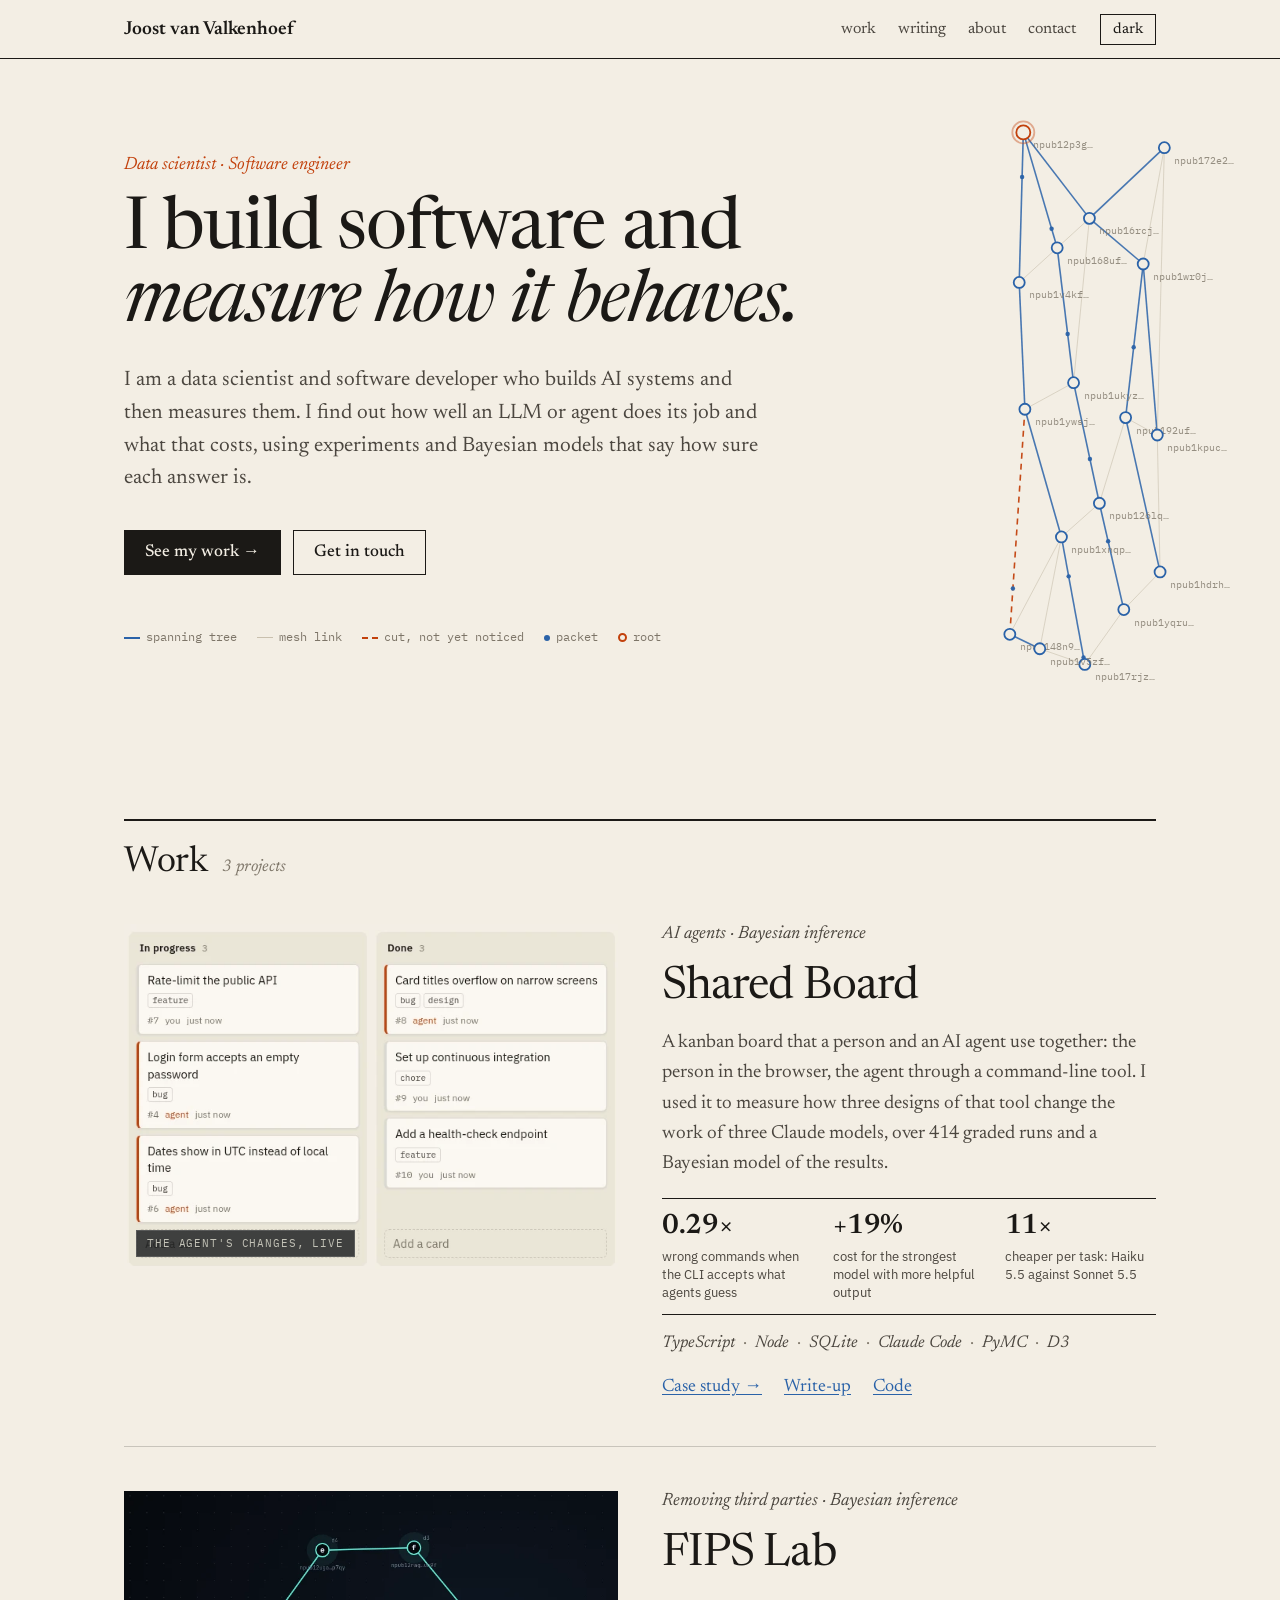
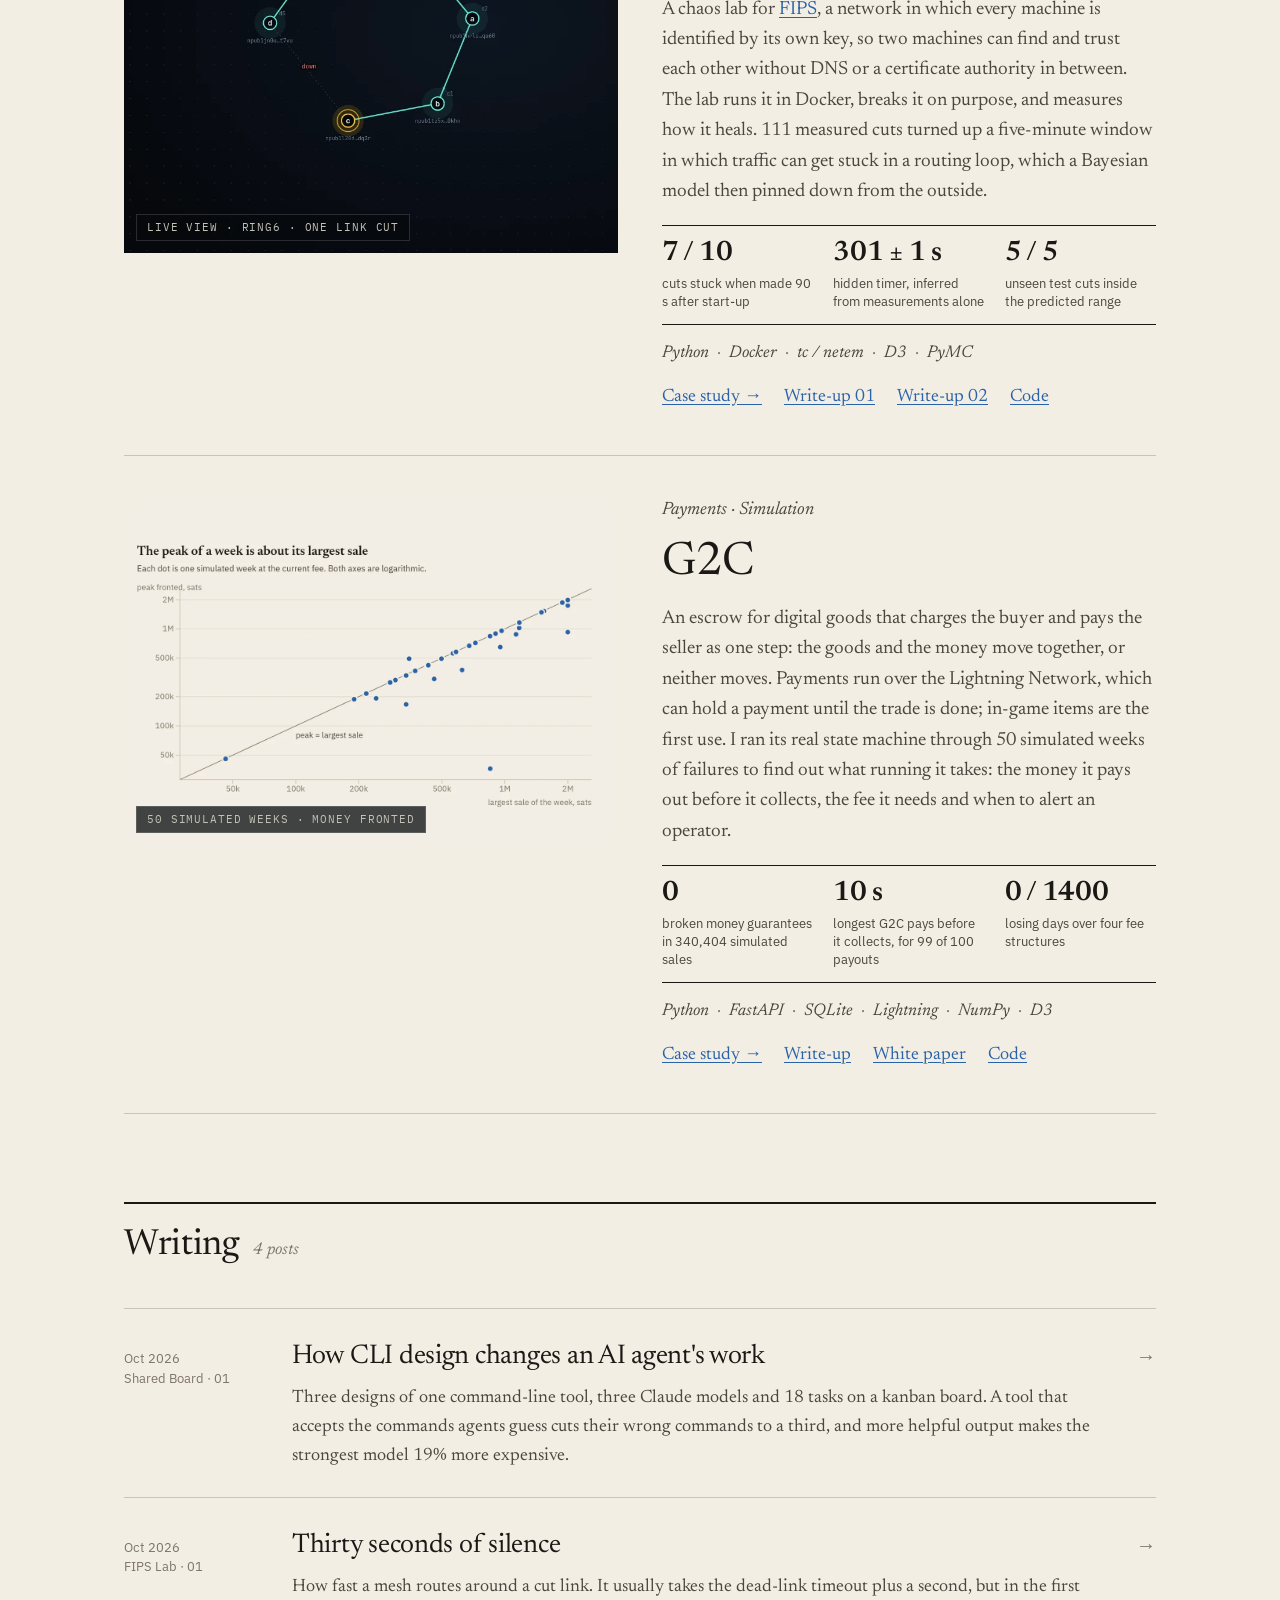
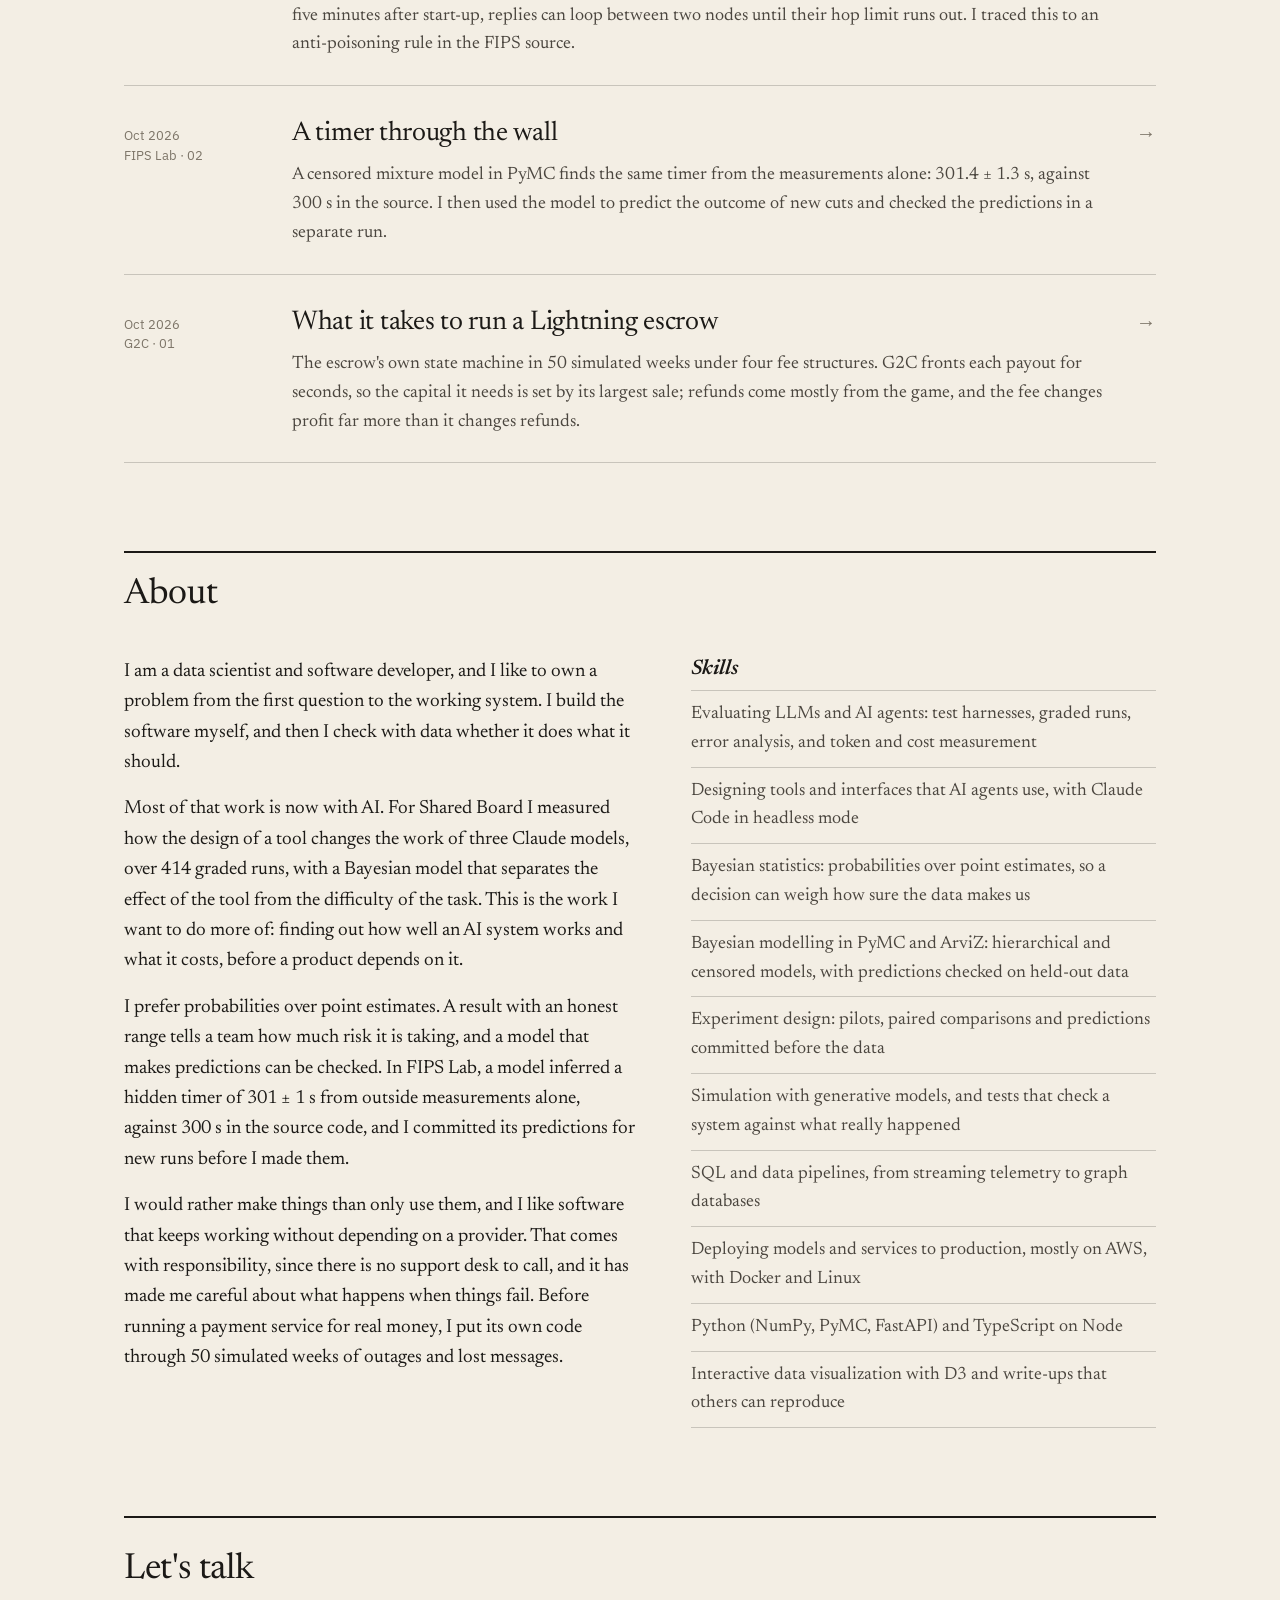
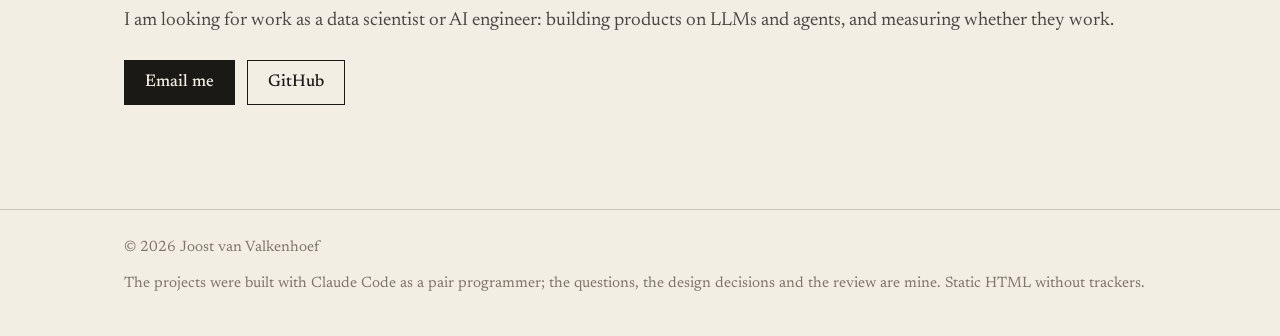
<file: index.html>
<!doctype html>
<html lang="en">
<head>
  <meta charset="utf-8">
  <meta name="viewport" content="width=device-width, initial-scale=1">
  <title>Joost van Valkenhoef</title>
  <meta name="description" content="Data scientist and software developer who builds AI systems and measures them: how well an LLM or agent does its job, what it costs, and how sure the answer is.">
  <link rel="icon" href="data:image/svg+xml,%3Csvg xmlns='http://www.w3.org/2000/svg' viewBox='0 0 32 32'%3E%3Cg fill='none' stroke='%231aa995' stroke-width='2.5'%3E%3Cpath d='M8 24 16 8 24 24Z'/%3E%3Ccircle cx='16' cy='8' r='3.5' fill='%2306080c' stroke='%23fbbf24'/%3E%3Ccircle cx='8' cy='24' r='3.5' fill='%2306080c'/%3E%3Ccircle cx='24' cy='24' r='3.5' fill='%2306080c'/%3E%3C/g%3E%3C/svg%3E">
  <link rel="stylesheet" href="style.css">
  <script src="theme.js"></script>
</head>
<body>

<header class="bar">
  <div class="wrap">
    <a class="name" href="./">Joost van Valkenhoef</a>
    <nav aria-label="Sections">
      <a href="#work">work</a>
      <a href="#writing">writing</a>
      <a href="#about">about</a>
      <a href="#contact">contact</a>
    </nav>
    <button id="theme" type="button" aria-label="Toggle light or dark theme">theme</button>
  </div>
</header>

<main>

<div class="hero">
  <canvas id="mesh" aria-hidden="true"></canvas>
  <div class="wrap">
    <p class="kicker">Data scientist · Software engineer</p>
    <h1>I build software and <em>measure how it behaves.</em></h1>
    <p class="lede">I am a data scientist and software developer who builds AI systems and then measures them. I find out how well an LLM or agent does its job and what that costs, using experiments and Bayesian models that say how sure each answer is.</p>
    <div class="cta">
      <a class="btn primary" href="#work">See my work →</a>
      <a class="btn" href="#contact">Get in touch</a>
    </div>
    <div class="legend" aria-hidden="true">
      <span><i></i>spanning tree</span>
      <span><i class="mesh"></i>mesh link</span>
      <span><i class="cut"></i>cut, not yet noticed</span>
      <span><i class="dot"></i>packet</span>
      <span><i class="root"></i>root</span>
    </div>
  </div>
</div>

<section id="work">
  <div class="wrap">
    <div class="head"><h2>Work</h2><span class="count">3 projects</span></div>

    <article class="feature">
      <a class="shot light" href="shared-board/" aria-label="Shared Board case study">
        <img src="img/shared-board-card.webp" width="630" height="440" alt="The Shared Board in the browser: cards in In progress and Done, three of them with an orange edge because the AI agent moved them from the command line." loading="lazy">
        <span class="tag">THE AGENT'S CHANGES, LIVE</span>
      </a>
      <div class="body">
        <p class="kicker">AI agents · Bayesian inference</p>
        <h3><a href="shared-board/">Shared Board</a></h3>
        <p>A kanban board that a person and an AI agent use together: the person in the browser, the agent through a command-line tool. I used it to measure how three designs of that tool change the work of three Claude models, over 414 graded runs and a Bayesian model of the results.</p>
        <div class="stats">
          <div class="stat"><b>0.29×</b><span>wrong commands when the CLI accepts what agents guess</span></div>
          <div class="stat"><b>+19%</b><span>cost for the strongest model with more helpful output</span></div>
          <div class="stat"><b>11×</b><span>cheaper per task: Haiku 5.5 against Sonnet 5.5</span></div>
        </div>
        <ul class="tags" aria-label="Built with">
          <li>TypeScript</li><li>Node</li><li>SQLite</li><li>Claude Code</li><li>PyMC</li><li>D3</li>
        </ul>
        <div class="links">
          <a href="shared-board/">Case study →</a>
          <a href="shared-board/writeup/">Write-up</a>
          <a href="https://github.com/jmevanvalkenhoef/shared-board">Code</a>
        </div>
      </div>
    </article>

    <article class="feature">
      <a class="shot" href="fips-lab/" aria-label="FIPS Lab case study">
        <img src="img/fips-lab-card.webp" width="820" height="600" alt="The FIPS Lab live view: six mesh nodes in a ring, the spanning tree drawn in teal, the root in amber, and one cut link marked down." loading="lazy">
        <span class="tag">LIVE VIEW · RING6 · ONE LINK CUT</span>
      </a>
      <div class="body">
        <p class="kicker">Removing third parties · Bayesian inference</p>
        <h3><a href="fips-lab/">FIPS Lab</a></h3>
        <p>A chaos lab for <a href="https://github.com/jmcorgan/fips">FIPS</a>, a network in which every machine is identified by its own key, so two machines can find and trust each other without DNS or a certificate authority in between. The lab runs it in Docker, breaks it on purpose, and measures how it heals. 111 measured cuts turned up a five-minute window in which traffic can get stuck in a routing loop, which a Bayesian model then pinned down from the outside.</p>
        <div class="stats">
          <div class="stat"><b>7 / 10</b><span>cuts stuck when made 90 s after start-up</span></div>
          <div class="stat"><b>301 ± 1 s</b><span>hidden timer, inferred from measurements alone</span></div>
          <div class="stat"><b>5 / 5</b><span>unseen test cuts inside the predicted range</span></div>
        </div>
        <ul class="tags" aria-label="Built with">
          <li>Python</li><li>Docker</li><li>tc / netem</li><li>D3</li><li>PyMC</li>
        </ul>
        <div class="links">
          <a href="fips-lab/">Case study →</a>
          <a href="fips-lab/experiments/writeups/01-reroute/">Write-up 01</a>
          <a href="fips-lab/experiments/writeups/02-window/">Write-up 02</a>
          <a href="https://github.com/jmevanvalkenhoef/fips-lab">Code</a>
        </div>
      </div>
    </article>

    <article class="feature">
      <a class="shot light" href="g2c/" aria-label="G2C case study">
        <img src="img/g2c-card.webp" width="630" height="440" alt="A chart from the G2C write-up: for each simulated week, the most money paid out before collecting, against the week's largest sale. The points lie on the diagonal." loading="lazy">
        <span class="tag">50 SIMULATED WEEKS · MONEY FRONTED</span>
      </a>
      <div class="body">
        <p class="kicker">Payments · Simulation</p>
        <h3><a href="g2c/">G2C</a></h3>
        <p>An escrow for digital goods that charges the buyer and pays the seller as one step: the goods and the money move together, or neither moves. Payments run over the Lightning Network, which can hold a payment until the trade is done; in-game items are the first use. I ran its real state machine through 50 simulated weeks of failures to find out what running it takes: the money it pays out before it collects, the fee it needs and when to alert an operator.</p>
        <div class="stats">
          <div class="stat"><b>0</b><span>broken money guarantees in 340,404 simulated sales</span></div>
          <div class="stat"><b>10 s</b><span>longest G2C pays before it collects, for 99 of 100 payouts</span></div>
          <div class="stat"><b>0 / 1400</b><span>losing days over four fee structures</span></div>
        </div>
        <ul class="tags" aria-label="Built with">
          <li>Python</li><li>FastAPI</li><li>SQLite</li><li>Lightning</li><li>NumPy</li><li>D3</li>
        </ul>
        <div class="links">
          <a href="g2c/">Case study →</a>
          <a href="g2c/writeup/">Write-up</a>
          <a href="g2c/white-paper.pdf">White paper</a>
          <a href="https://github.com/jmevanvalkenhoef/g2c">Code</a>
        </div>
      </div>
    </article>
  </div>
</section>

<section id="writing">
  <div class="wrap">
    <div class="head"><h2>Writing</h2><span class="count">4 posts</span></div>
    <ul class="posts">
      <li>
        <a href="shared-board/writeup/">
          <span class="meta">Oct 2026<br>Shared Board · 01</span>
          <div>
            <h3>How CLI design changes an AI agent's work</h3>
            <p>Three designs of one command-line tool, three Claude models and 18 tasks on a kanban board. A tool that accepts the commands agents guess cuts their wrong commands to a third, and more helpful output makes the strongest model 19% more expensive.</p>
          </div>
          <span class="arrow" aria-hidden="true">→</span>
        </a>
      </li>
      <li>
        <a href="fips-lab/experiments/writeups/01-reroute/">
          <span class="meta">Oct 2026<br>FIPS Lab · 01</span>
          <div>
            <h3>Thirty seconds of silence</h3>
            <p>How fast a mesh routes around a cut link. It usually takes the dead-link timeout plus a second, but in the first five minutes after start-up, replies can loop between two nodes until their hop limit runs out. I traced this to an anti-poisoning rule in the FIPS source.</p>
          </div>
          <span class="arrow" aria-hidden="true">→</span>
        </a>
      </li>
      <li>
        <a href="fips-lab/experiments/writeups/02-window/">
          <span class="meta">Oct 2026<br>FIPS Lab · 02</span>
          <div>
            <h3>A timer through the wall</h3>
            <p>A censored mixture model in PyMC finds the same timer from the measurements alone: 301.4 ± 1.3 s, against 300 s in the source. I then used the model to predict the outcome of new cuts and checked the predictions in a separate run.</p>
          </div>
          <span class="arrow" aria-hidden="true">→</span>
        </a>
      </li>
      <li>
        <a href="g2c/writeup/">
          <span class="meta">Oct 2026<br>G2C · 01</span>
          <div>
            <h3>What it takes to run a Lightning escrow</h3>
            <p>The escrow's own state machine in 50 simulated weeks under four fee structures. G2C fronts each payout for seconds, so the capital it needs is set by its largest sale; refunds come mostly from the game, and the fee changes profit far more than it changes refunds.</p>
          </div>
          <span class="arrow" aria-hidden="true">→</span>
        </a>
      </li>
    </ul>
  </div>
</section>

<section id="about">
  <div class="wrap">
    <div class="head"><h2>About</h2></div>
    <div class="about">
      <div>
        <p>I am a data scientist and software developer, and I like to own a problem from the first question to the working system. I build the software myself, and then I check with data whether it does what it should.</p>
        <p>Most of that work is now with AI. For Shared Board I measured how the design of a tool changes the work of three Claude models, over 414 graded runs, with a Bayesian model that separates the effect of the tool from the difficulty of the task. This is the work I want to do more of: finding out how well an AI system works and what it costs, before a product depends on it.</p>
        <p>I prefer probabilities over point estimates. A result with an honest range tells a team how much risk it is taking, and a model that makes predictions can be checked. In FIPS Lab, a model inferred a hidden timer of 301 ± 1 s from outside measurements alone, against 300 s in the source code, and I committed its predictions for new runs before I made them.</p>
        <p>I would rather make things than only use them, and I like software that keeps working without depending on a provider. That comes with responsibility, since there is no support desk to call, and it has made me careful about what happens when things fail. Before running a payment service for real money, I put its own code through 50 simulated weeks of outages and lost messages.</p>
      </div>
      <div class="skills">
        <h3>Skills</h3>
        <ul>
          <li>Evaluating LLMs and AI agents: test harnesses, graded runs, error analysis, and token and cost measurement</li>
          <li>Designing tools and interfaces that AI agents use, with Claude Code in headless mode</li>
          <li>Bayesian statistics: probabilities over point estimates, so a decision can weigh how sure the data makes us</li>
          <li>Bayesian modelling in PyMC and ArviZ: hierarchical and censored models, with predictions checked on held-out data</li>
          <li>Experiment design: pilots, paired comparisons and predictions committed before the data</li>
          <li>Simulation with generative models, and tests that check a system against what really happened</li>
          <li>SQL and data pipelines, from streaming telemetry to graph databases</li>
          <li>Deploying models and services to production, mostly on AWS, with Docker and Linux</li>
          <li>Python (NumPy, PyMC, FastAPI) and TypeScript on Node</li>
          <li>Interactive data visualization with D3 and write-ups that others can reproduce</li>
        </ul>
      </div>
    </div>
  </div>
</section>

<section id="contact">
  <div class="wrap">
    <div class="contact">
      <div>
        <h2>Let's talk</h2>
        <p>I am looking for work as a data scientist or AI engineer: building products on LLMs and agents, and measuring whether they work.</p>
      </div>
      <div class="cta">
        <a class="btn primary" href="mailto:jmevanvalkenhoef@gmail.com">Email me</a>
        <a class="btn" href="https://github.com/jmevanvalkenhoef">GitHub</a>
      </div>
    </div>
  </div>
</section>

</main>

<footer>
  <div class="wrap">
    <span>© 2026 Joost van Valkenhoef</span>
    <span>The projects were built with Claude Code as a pair programmer; the questions, the design decisions and the review are mine. Static HTML without trackers.</span>
  </div>
</footer>

<script src="mesh.js"></script>
</body>
</html>
</file>
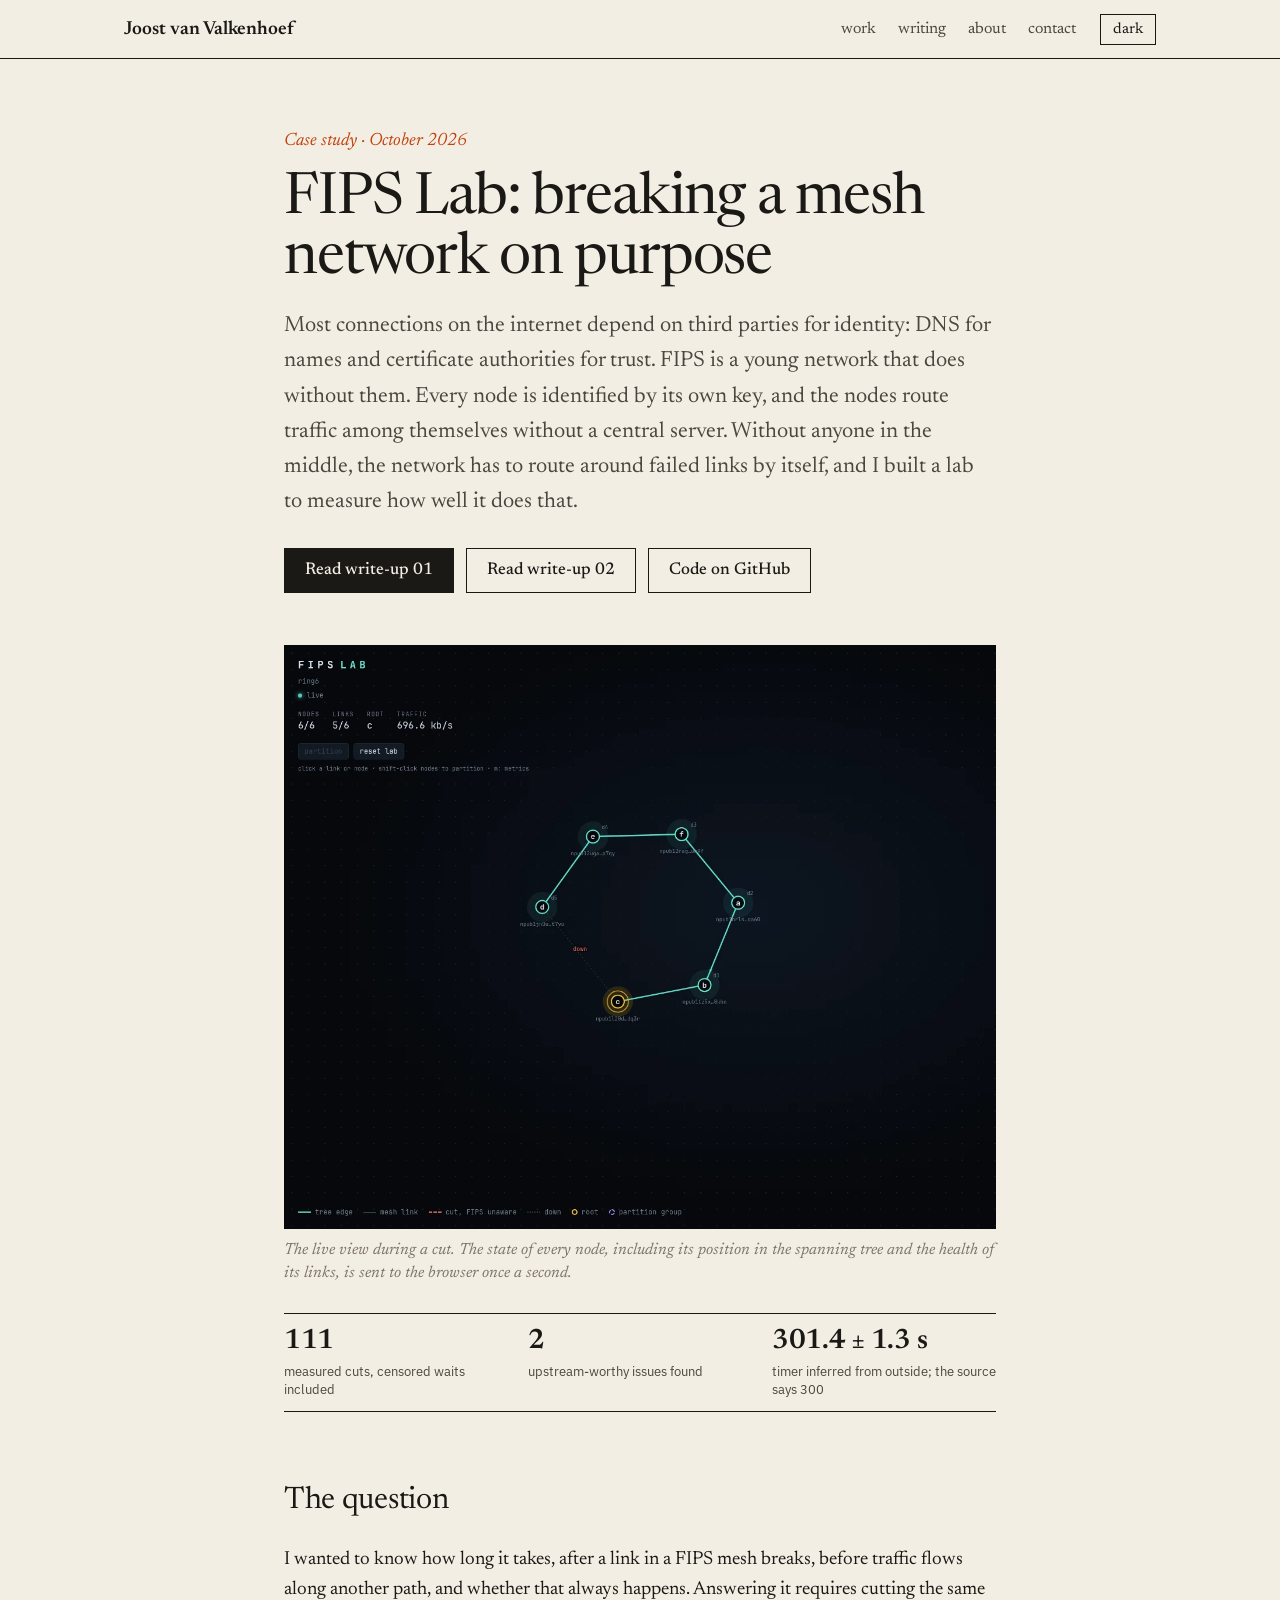
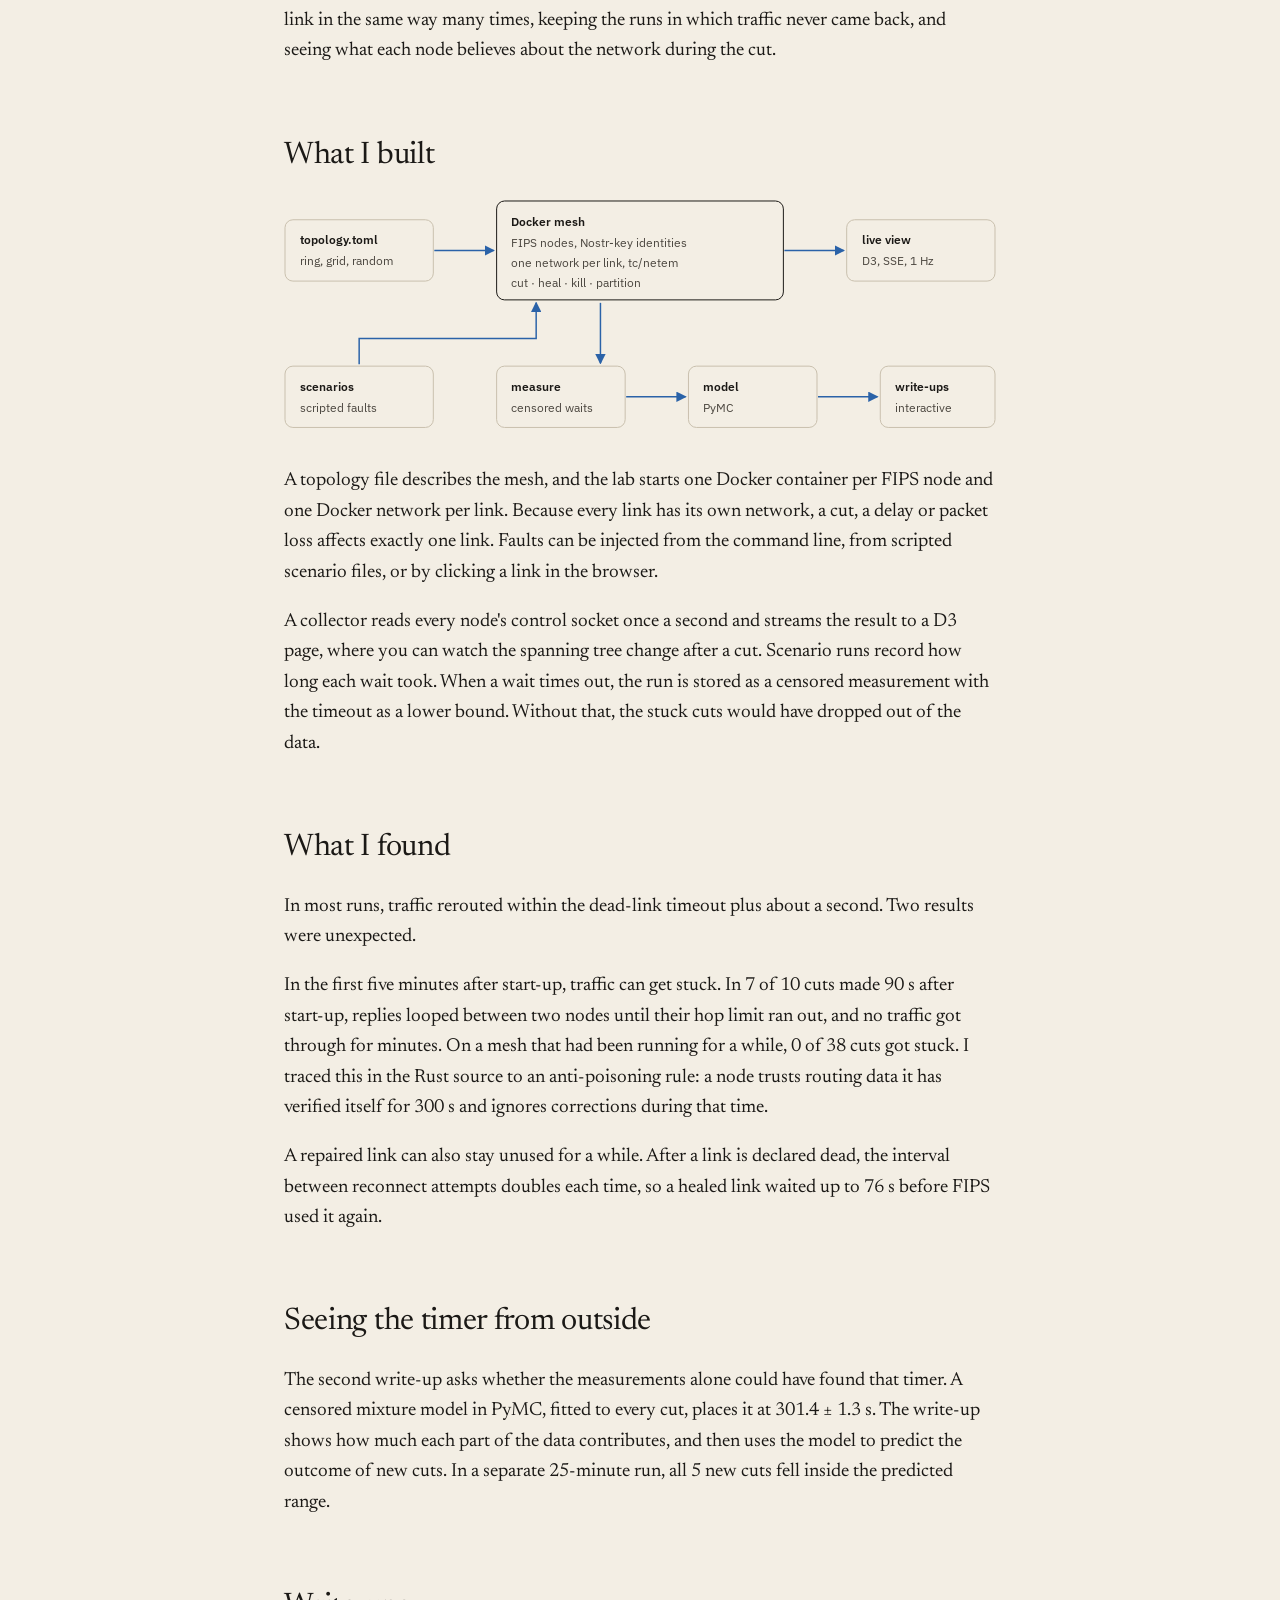
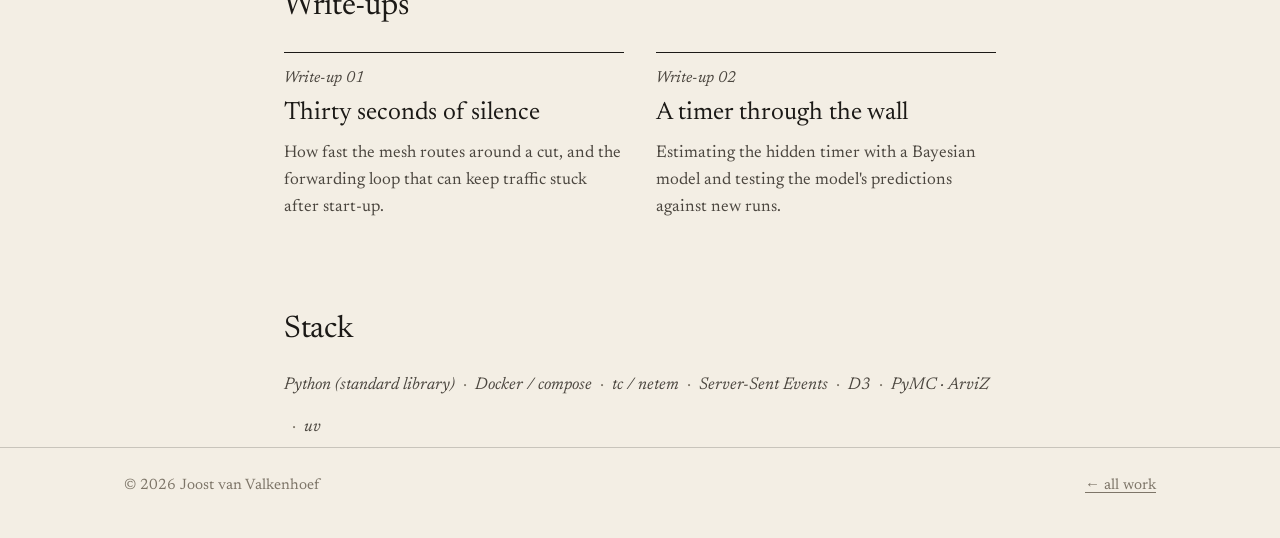
<file: fips-lab/index.html>
<!doctype html>
<html lang="en">
<head>
  <meta charset="utf-8">
  <meta name="viewport" content="width=device-width, initial-scale=1">
  <title>FIPS Lab · Joost van Valkenhoef</title>
  <meta name="description" content="A chaos lab for FIPS, a network that needs no DNS or certificate authority, that cuts links on purpose and measures how it recovers.">
  <link rel="icon" href="data:image/svg+xml,%3Csvg xmlns='http://www.w3.org/2000/svg' viewBox='0 0 32 32'%3E%3Cg fill='none' stroke='%231aa995' stroke-width='2.5'%3E%3Cpath d='M8 24 16 8 24 24Z'/%3E%3Ccircle cx='16' cy='8' r='3.5' fill='%2306080c' stroke='%23fbbf24'/%3E%3Ccircle cx='8' cy='24' r='3.5' fill='%2306080c'/%3E%3Ccircle cx='24' cy='24' r='3.5' fill='%2306080c'/%3E%3C/g%3E%3C/svg%3E">
  <link rel="stylesheet" href="../style.css">
  <script src="../theme.js"></script>
</head>
<body>

<header class="bar">
  <div class="wrap">
    <a class="name" href="../">Joost van Valkenhoef</a>
    <nav aria-label="Sections">
      <a href="../#work">work</a>
      <a href="../#writing">writing</a>
      <a href="../#about">about</a>
      <a href="../#contact">contact</a>
    </nav>
    <button id="theme" type="button" aria-label="Toggle light or dark theme">theme</button>
  </div>
</header>

<main class="wrap narrow">

<div class="page-head">
  <p class="kicker">Case study · October 2026</p>
  <h1>FIPS Lab: breaking a mesh network on purpose</h1>
  <p class="lede">Most connections on the internet depend on third parties for identity: DNS for names and certificate authorities for trust. FIPS is a young network that does without them. Every node is identified by its own key, and the nodes route traffic among themselves without a central server. Without anyone in the middle, the network has to route around failed links by itself, and I built a lab to measure how well it does that.</p>
  <div class="cta">
    <a class="btn primary" href="experiments/writeups/01-reroute/">Read write-up 01</a>
    <a class="btn" href="experiments/writeups/02-window/">Read write-up 02</a>
    <a class="btn" href="https://github.com/jmevanvalkenhoef/fips-lab">Code on GitHub</a>
  </div>
</div>

<figure class="figure">
  <img src="../img/fips-lab-live.webp" width="1220" height="1000" alt="The FIPS Lab live view: six mesh nodes in a ring with npub labels, the spanning tree drawn in teal, the root in amber, one cut link marked down, and stats for nodes, links, root and traffic.">
  <figcaption>The live view during a cut. The state of every node, including its position in the spanning tree and the health of its links, is sent to the browser once a second.</figcaption>
</figure>

<div class="prose">

<div class="stats">
  <div class="stat"><b>111</b><span>measured cuts, censored waits included</span></div>
  <div class="stat"><b>2</b><span>upstream-worthy issues found</span></div>
  <div class="stat"><b>301.4 ± 1.3 s</b><span>timer inferred from outside; the source says 300</span></div>
</div>

<h2>The question</h2>
<p>I wanted to know how long it takes, after a link in a FIPS mesh breaks, before traffic flows along another path, and whether that always happens. Answering it requires cutting the same link in the same way many times, keeping the runs in which traffic never came back, and seeing what each node believes about the network during the cut.</p>

<h2>What I built</h2>
<svg class="arch" viewBox="0 0 720 250" role="img" aria-labelledby="arch-title">
  <title id="arch-title">Architecture: a topology file drives lab.py, which starts FIPS nodes in Docker with one network per link. A collector reads every node's control socket and streams it to the live view. Scenarios inject faults and write measurements, which analysis and a Bayesian model turn into write-ups.</title>
  <defs><marker id="arr" viewBox="0 0 8 8" refX="7" refY="4" markerWidth="7" markerHeight="7" orient="auto"><path d="M0 0 8 4 0 8Z" fill="var(--series)"/></marker></defs>
  <rect class="box" x="1" y="20" width="150" height="62" rx="8"/>
  <text class="title" x="16" y="45">topology.toml</text><text x="16" y="66">ring, grid, random</text>
  <rect class="box hl" x="215" y="1" width="290" height="100" rx="8"/>
  <text class="title" x="230" y="26">Docker mesh</text>
  <text x="230" y="48">FIPS nodes, Nostr-key identities</text>
  <text x="230" y="68">one network per link, tc/netem</text>
  <text x="230" y="88">cut · heal · kill · partition</text>
  <rect class="box" x="569" y="20" width="150" height="62" rx="8"/>
  <text class="title" x="584" y="45">live view</text><text x="584" y="66">D3, SSE, 1 Hz</text>
  <rect class="box" x="1" y="168" width="150" height="62" rx="8"/>
  <text class="title" x="16" y="193">scenarios</text><text x="16" y="214">scripted faults</text>
  <rect class="box" x="215" y="168" width="130" height="62" rx="8"/>
  <text class="title" x="230" y="193">measure</text><text x="230" y="214">censored waits</text>
  <rect class="box" x="409" y="168" width="130" height="62" rx="8"/>
  <text class="title" x="424" y="193">model</text><text x="424" y="214">PyMC</text>
  <rect class="box" x="603" y="168" width="116" height="62" rx="8"/>
  <text class="title" x="618" y="193">write-ups</text><text x="618" y="214">interactive</text>
  <path class="flow" d="M152 51H212"/>
  <path class="flow" d="M506 51H566"/>
  <path class="flow" d="M76 166V140H255V104"/>
  <path class="flow" d="M320 104V165"/>
  <path class="flow" d="M346 199H406"/>
  <path class="flow" d="M540 199H600"/>
</svg>
<p>A topology file describes the mesh, and the lab starts one Docker container per FIPS node and one Docker network per link. Because every link has its own network, a cut, a delay or packet loss affects exactly one link. Faults can be injected from the command line, from scripted scenario files, or by clicking a link in the browser.</p>
<p>A collector reads every node's control socket once a second and streams the result to a D3 page, where you can watch the spanning tree change after a cut. Scenario runs record how long each wait took. When a wait times out, the run is stored as a censored measurement with the timeout as a lower bound. Without that, the stuck cuts would have dropped out of the data.</p>

<h2>What I found</h2>
<p>In most runs, traffic rerouted within the dead-link timeout plus about a second. Two results were unexpected.</p>
<p>In the first five minutes after start-up, traffic can get stuck. In 7 of 10 cuts made 90 s after start-up, replies looped between two nodes until their hop limit ran out, and no traffic got through for minutes. On a mesh that had been running for a while, 0 of 38 cuts got stuck. I traced this in the Rust source to an anti-poisoning rule: a node trusts routing data it has verified itself for 300 s and ignores corrections during that time.</p>
<p>A repaired link can also stay unused for a while. After a link is declared dead, the interval between reconnect attempts doubles each time, so a healed link waited up to 76 s before FIPS used it again.</p>

<h2>Seeing the timer from outside</h2>
<p>The second write-up asks whether the measurements alone could have found that timer. A censored mixture model in PyMC, fitted to every cut, places it at 301.4 ± 1.3 s. The write-up shows how much each part of the data contributes, and then uses the model to predict the outcome of new cuts. In a separate 25-minute run, all 5 new cuts fell inside the predicted range.</p>

<h2>Write-ups</h2>
<div class="cards">
  <a class="card" href="experiments/writeups/01-reroute/">
    <p class="kicker">Write-up 01</p>
    <h3>Thirty seconds of silence</h3>
    <p>How fast the mesh routes around a cut, and the forwarding loop that can keep traffic stuck after start-up.</p>
  </a>
  <a class="card" href="experiments/writeups/02-window/">
    <p class="kicker">Write-up 02</p>
    <h3>A timer through the wall</h3>
    <p>Estimating the hidden timer with a Bayesian model and testing the model's predictions against new runs.</p>
  </a>
</div>

<h2>Stack</h2>
<ul class="tags" aria-label="Built with">
  <li>Python (standard library)</li><li>Docker / compose</li><li>tc / netem</li><li>Server-Sent Events</li><li>D3</li><li>PyMC · ArviZ</li><li>uv</li>
</ul>

</div>
</main>

<footer>
  <div class="wrap">
    <span>© 2026 Joost van Valkenhoef</span>
    <a href="../">← all work</a>
  </div>
</footer>

</body>
</html>
</file>
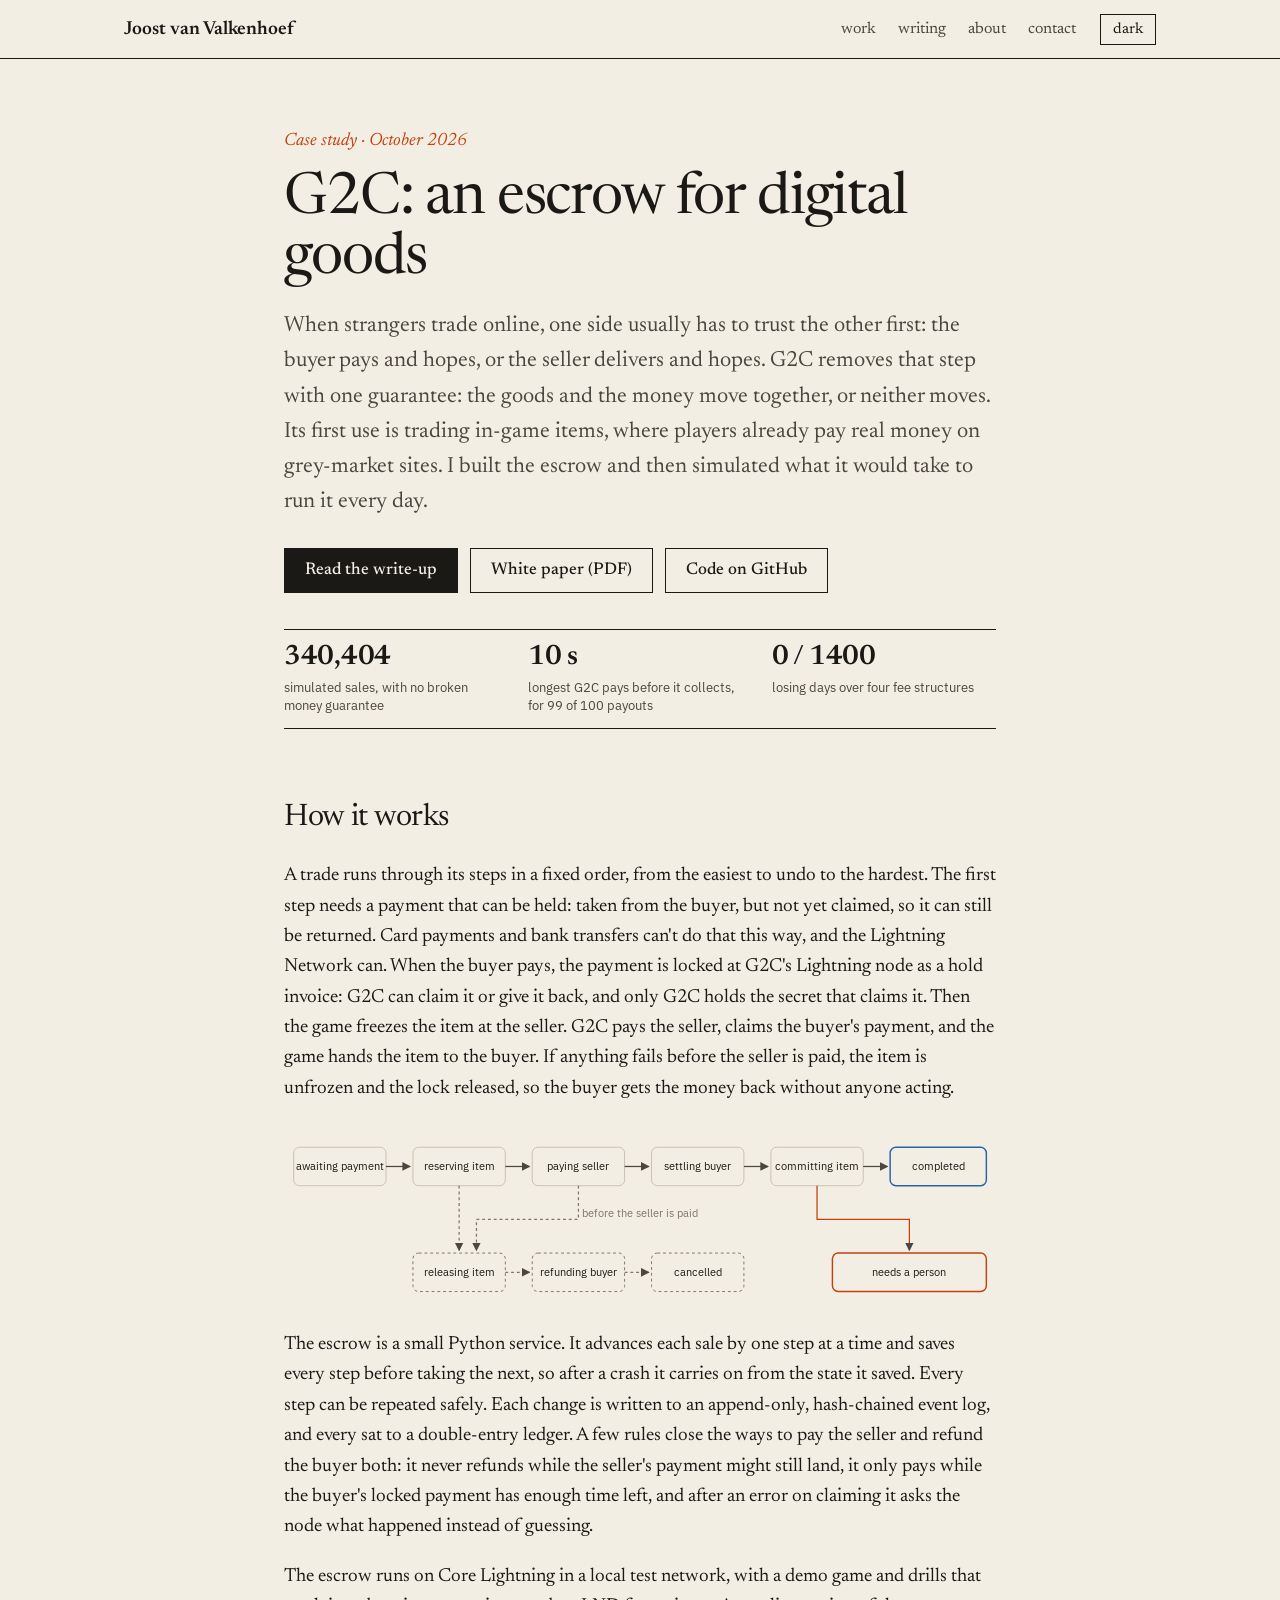
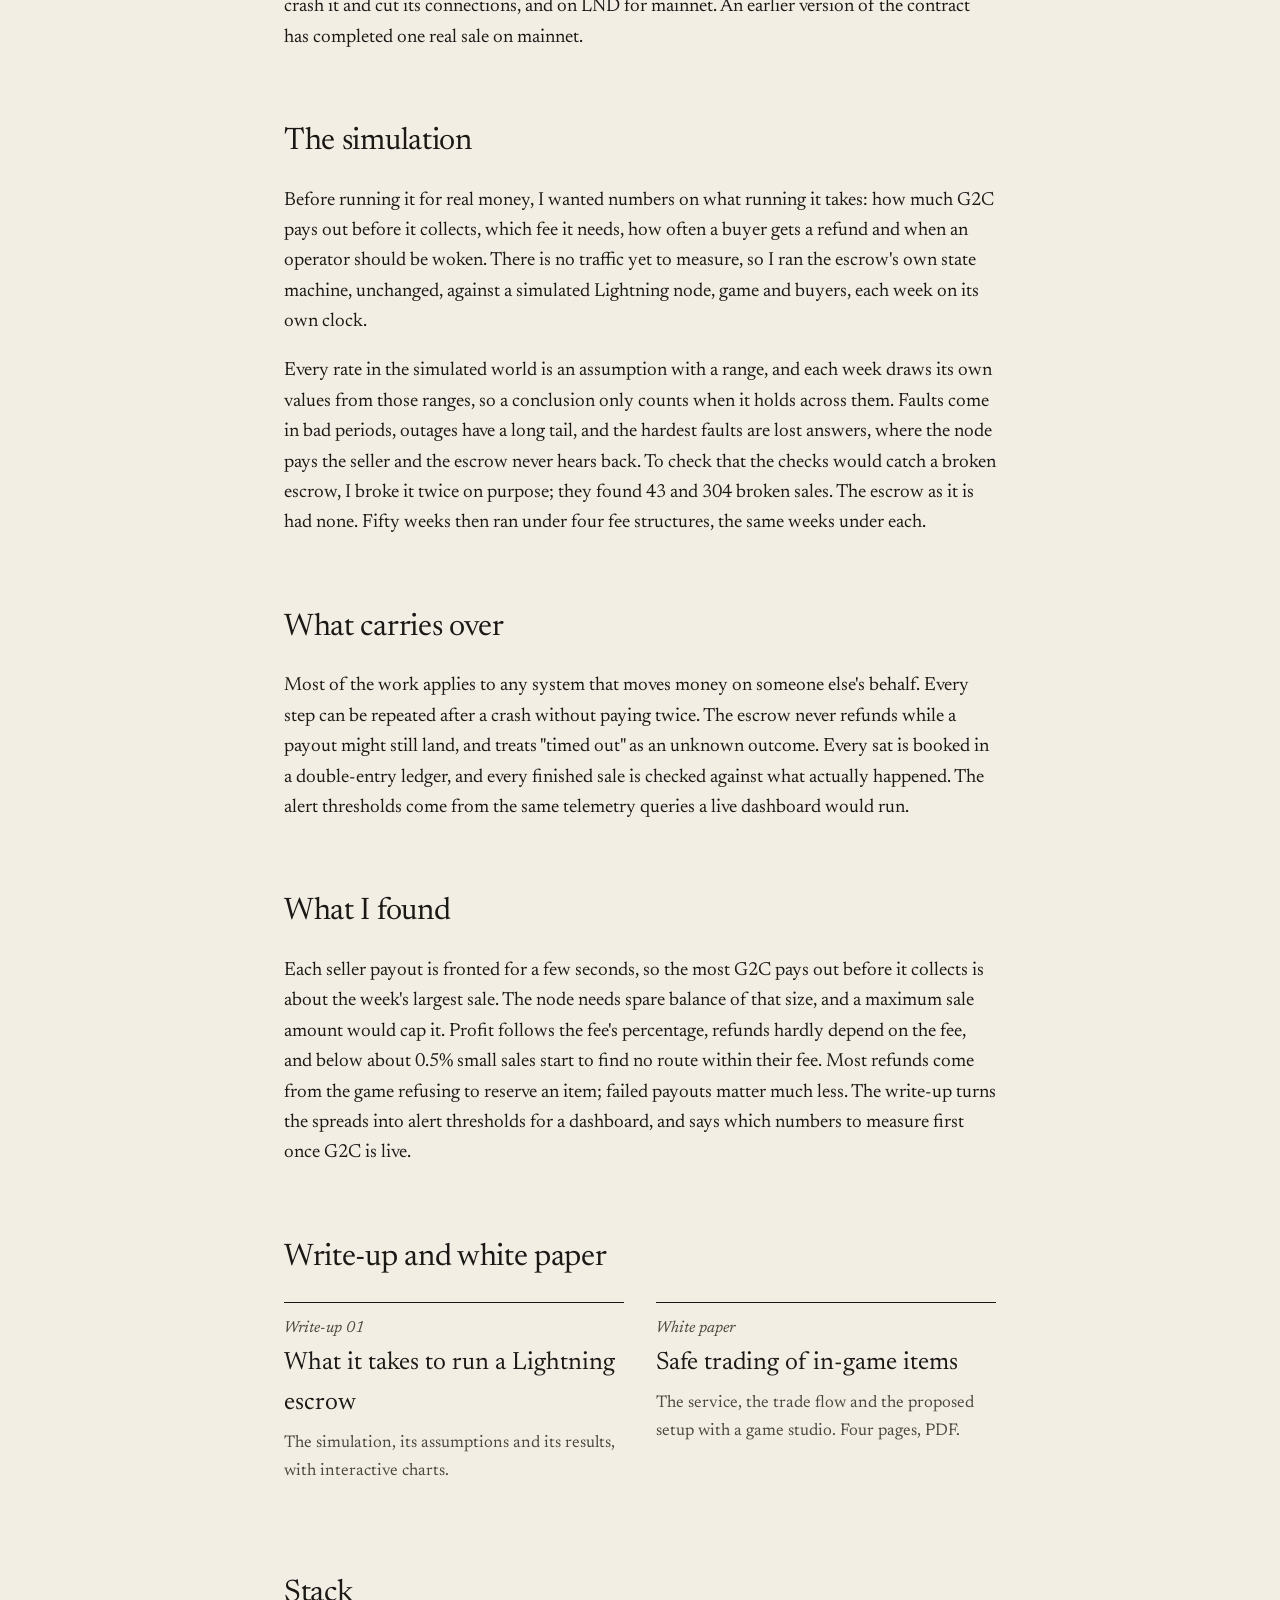
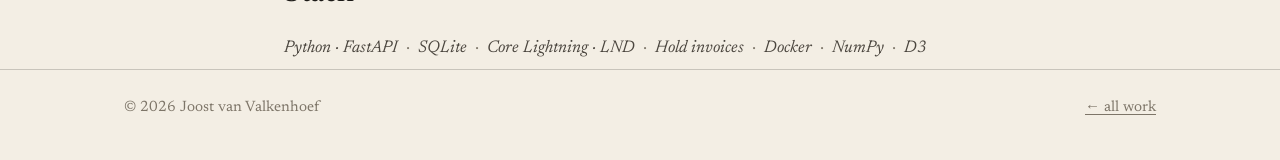
<file: g2c/index.html>
<!doctype html>
<html lang="en">
<head>
  <meta charset="utf-8">
  <meta name="viewport" content="width=device-width, initial-scale=1">
  <title>G2C · Joost van Valkenhoef</title>
  <meta name="description" content="An escrow for digital goods that moves the goods and the money as one step, and a simulation of what it takes to run it: money fronted, fees, refunds and alerts.">
  <link rel="icon" href="data:image/svg+xml,%3Csvg xmlns='http://www.w3.org/2000/svg' viewBox='0 0 32 32'%3E%3Cg fill='none' stroke='%231aa995' stroke-width='2.5'%3E%3Cpath d='M8 24 16 8 24 24Z'/%3E%3Ccircle cx='16' cy='8' r='3.5' fill='%2306080c' stroke='%23fbbf24'/%3E%3Ccircle cx='8' cy='24' r='3.5' fill='%2306080c'/%3E%3Ccircle cx='24' cy='24' r='3.5' fill='%2306080c'/%3E%3C/g%3E%3C/svg%3E">
  <link rel="stylesheet" href="../style.css">
  <script src="../theme.js"></script>
</head>
<body>

<header class="bar">
  <div class="wrap">
    <a class="name" href="../">Joost van Valkenhoef</a>
    <nav aria-label="Sections">
      <a href="../#work">work</a>
      <a href="../#writing">writing</a>
      <a href="../#about">about</a>
      <a href="../#contact">contact</a>
    </nav>
    <button id="theme" type="button" aria-label="Toggle light or dark theme">theme</button>
  </div>
</header>

<main class="wrap narrow">

<div class="page-head">
  <p class="kicker">Case study · October 2026</p>
  <h1>G2C: an escrow for digital goods</h1>
  <p class="lede">When strangers trade online, one side usually has to trust the other first: the buyer pays and hopes, or the seller delivers and hopes. G2C removes that step with one guarantee: the goods and the money move together, or neither moves. Its first use is trading in-game items, where players already pay real money on grey-market sites. I built the escrow and then simulated what it would take to run it every day.</p>
  <div class="cta">
    <a class="btn primary" href="writeup/">Read the write-up</a>
    <a class="btn" href="white-paper.pdf">White paper (PDF)</a>
    <a class="btn" href="https://github.com/jmevanvalkenhoef/g2c">Code on GitHub</a>
  </div>
</div>

<div class="prose">

<div class="stats">
  <div class="stat"><b>340,404</b><span>simulated sales, with no broken money guarantee</span></div>
  <div class="stat"><b>10 s</b><span>longest G2C pays before it collects, for 99 of 100 payouts</span></div>
  <div class="stat"><b>0 / 1400</b><span>losing days over four fee structures</span></div>
</div>

<h2>How it works</h2>
<p>A trade runs through its steps in a fixed order, from the easiest to undo to the hardest. The first step needs a payment that can be held: taken from the buyer, but not yet claimed, so it can still be returned. Card payments and bank transfers can't do that this way, and the Lightning Network can. When the buyer pays, the payment is locked at G2C's Lightning node as a hold invoice: G2C can claim it or give it back, and only G2C holds the secret that claims it. Then the game freezes the item at the seller. G2C pays the seller, claims the buyer's payment, and the game hands the item to the buyer. If anything fails before the seller is paid, the item is unfrozen and the lock released, so the buyer gets the money back without anyone acting.</p>
<svg class="states" viewBox="-10 0 740 190" role="img" aria-labelledby="states-title">
  <title id="states-title">The sale's states. The main path runs from awaiting payment, through reserving the item, paying the seller, settling the buyer and committing the item, to completed. Before the seller is paid, any failure leads to releasing the item, refunding the buyer and cancelled. A game that refuses to hand over a paid item leads to a state that needs a person.</title>
  <defs><marker id="arr" viewBox="0 0 8 8" refX="7" refY="4" markerWidth="7" markerHeight="7" orient="auto"><path d="M0 0 8 4 0 8Z"/></marker></defs>
  <g class="step"><rect x="0" y="20" width="96" height="40" rx="6"/><text x="48" y="44">awaiting payment</text></g>
  <g class="step"><rect x="124" y="20" width="96" height="40" rx="6"/><text x="172" y="44">reserving item</text></g>
  <g class="step"><rect x="248" y="20" width="96" height="40" rx="6"/><text x="296" y="44">paying seller</text></g>
  <g class="step"><rect x="372" y="20" width="96" height="40" rx="6"/><text x="420" y="44">settling buyer</text></g>
  <g class="step"><rect x="496" y="20" width="96" height="40" rx="6"/><text x="544" y="44">committing item</text></g>
  <g class="step done"><rect x="620" y="20" width="100" height="40" rx="6"/><text x="670" y="44">completed</text></g>
  <g class="step back"><rect x="124" y="130" width="96" height="40" rx="6"/><text x="172" y="154">releasing item</text></g>
  <g class="step back"><rect x="248" y="130" width="96" height="40" rx="6"/><text x="296" y="154">refunding buyer</text></g>
  <g class="step back"><rect x="372" y="130" width="96" height="40" rx="6"/><text x="420" y="154">cancelled</text></g>
  <g class="step person"><rect x="560" y="130" width="160" height="40" rx="6"/><text x="640" y="154">needs a person</text></g>
  <path class="arrow" d="M96 40H121"/><path class="arrow" d="M220 40H245"/><path class="arrow" d="M344 40H369"/>
  <path class="arrow" d="M468 40H493"/><path class="arrow" d="M592 40H617"/>
  <path class="arrow back" d="M172 60V127"/><path class="arrow back" d="M296 60V95H190V127"/>
  <path class="arrow back" d="M220 150H245"/><path class="arrow back" d="M344 150H369"/>
  <path class="arrow person" d="M544 60V95H640V127"/>
  <text class="note" x="300" y="92">before the seller is paid</text>
</svg>
<p>The escrow is a small Python service. It advances each sale by one step at a time and saves every step before taking the next, so after a crash it carries on from the state it saved. Every step can be repeated safely. Each change is written to an append-only, hash-chained event log, and every sat to a double-entry ledger. A few rules close the ways to pay the seller and refund the buyer both: it never refunds while the seller's payment might still land, it only pays while the buyer's locked payment has enough time left, and after an error on claiming it asks the node what happened instead of guessing.</p>
<p>The escrow runs on Core Lightning in a local test network, with a demo game and drills that crash it and cut its connections, and on LND for mainnet. An earlier version of the contract has completed one real sale on mainnet.</p>

<h2>The simulation</h2>
<p>Before running it for real money, I wanted numbers on what running it takes: how much G2C pays out before it collects, which fee it needs, how often a buyer gets a refund and when an operator should be woken. There is no traffic yet to measure, so I ran the escrow's own state machine, unchanged, against a simulated Lightning node, game and buyers, each week on its own clock.</p>
<p>Every rate in the simulated world is an assumption with a range, and each week draws its own values from those ranges, so a conclusion only counts when it holds across them. Faults come in bad periods, outages have a long tail, and the hardest faults are lost answers, where the node pays the seller and the escrow never hears back. To check that the checks would catch a broken escrow, I broke it twice on purpose; they found 43 and 304 broken sales. The escrow as it is had none. Fifty weeks then ran under four fee structures, the same weeks under each.</p>

<h2>What carries over</h2>
<p>Most of the work applies to any system that moves money on someone else's behalf. Every step can be repeated after a crash without paying twice. The escrow never refunds while a payout might still land, and treats "timed out" as an unknown outcome. Every sat is booked in a double-entry ledger, and every finished sale is checked against what actually happened. The alert thresholds come from the same telemetry queries a live dashboard would run.</p>

<h2>What I found</h2>
<p>Each seller payout is fronted for a few seconds, so the most G2C pays out before it collects is about the week's largest sale. The node needs spare balance of that size, and a maximum sale amount would cap it. Profit follows the fee's percentage, refunds hardly depend on the fee, and below about 0.5% small sales start to find no route within their fee. Most refunds come from the game refusing to reserve an item; failed payouts matter much less. The write-up turns the spreads into alert thresholds for a dashboard, and says which numbers to measure first once G2C is live.</p>

<h2>Write-up and white paper</h2>
<div class="cards">
  <a class="card" href="writeup/">
    <p class="kicker">Write-up 01</p>
    <h3>What it takes to run a Lightning escrow</h3>
    <p>The simulation, its assumptions and its results, with interactive charts.</p>
  </a>
  <a class="card" href="white-paper.pdf">
    <p class="kicker">White paper</p>
    <h3>Safe trading of in-game items</h3>
    <p>The service, the trade flow and the proposed setup with a game studio. Four pages, PDF.</p>
  </a>
</div>

<h2>Stack</h2>
<ul class="tags" aria-label="Built with">
  <li>Python · FastAPI</li><li>SQLite</li><li>Core Lightning · LND</li><li>Hold invoices</li><li>Docker</li><li>NumPy</li><li>D3</li>
</ul>

</div>
</main>

<footer>
  <div class="wrap">
    <span>© 2026 Joost van Valkenhoef</span>
    <a href="../">← all work</a>
  </div>
</footer>

</body>
</html>
</file>
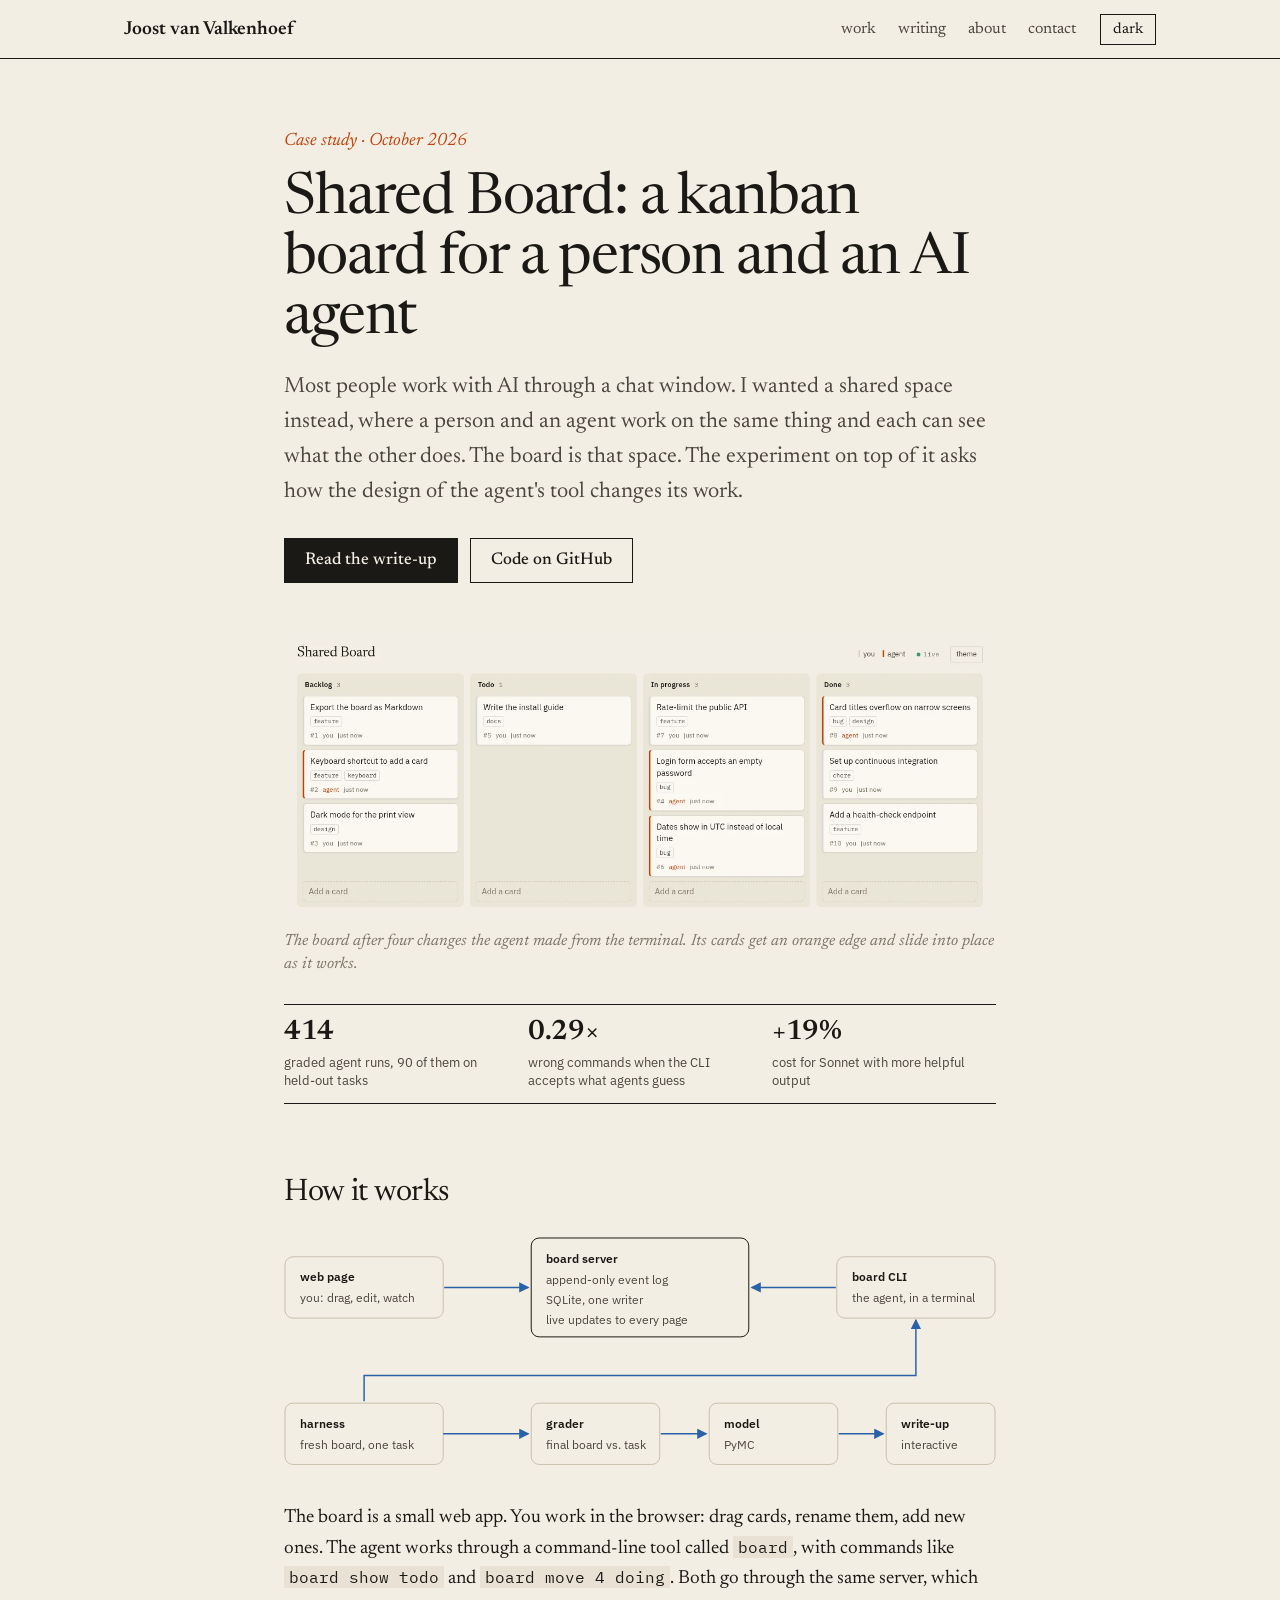
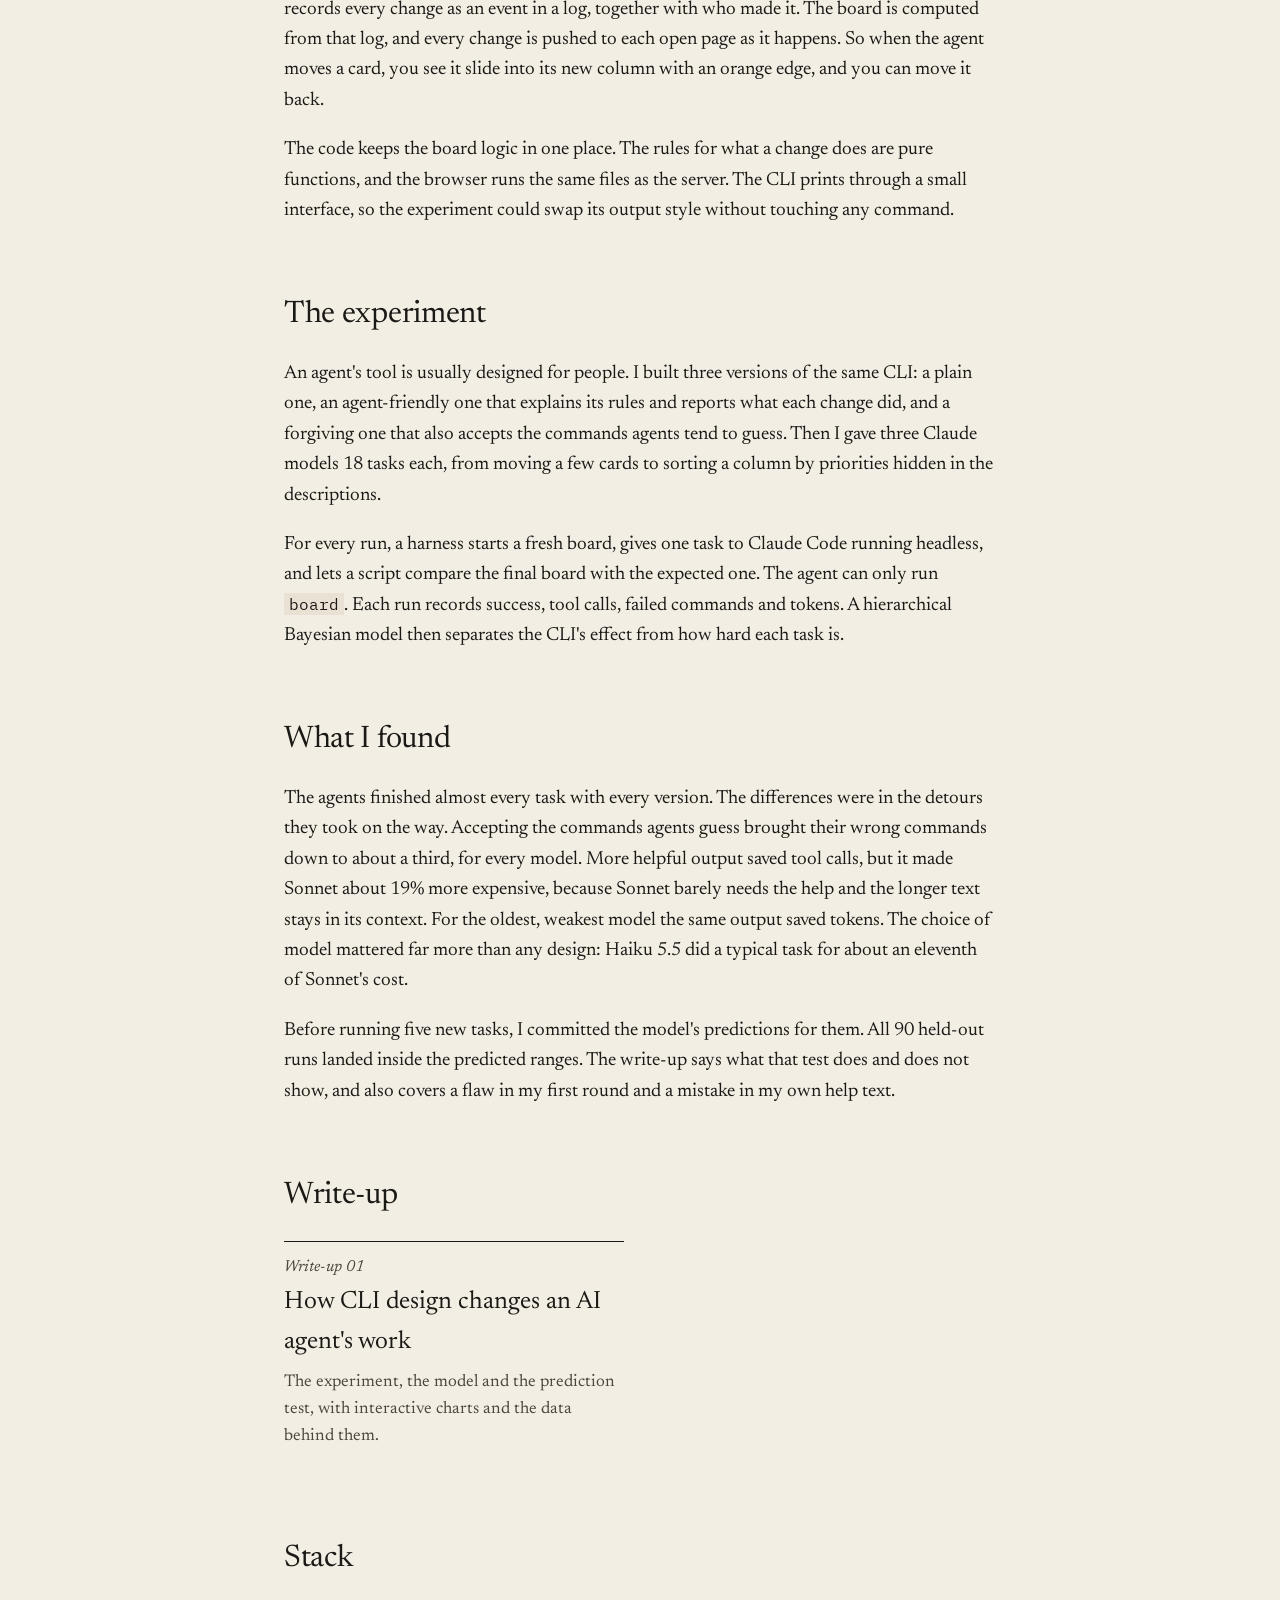
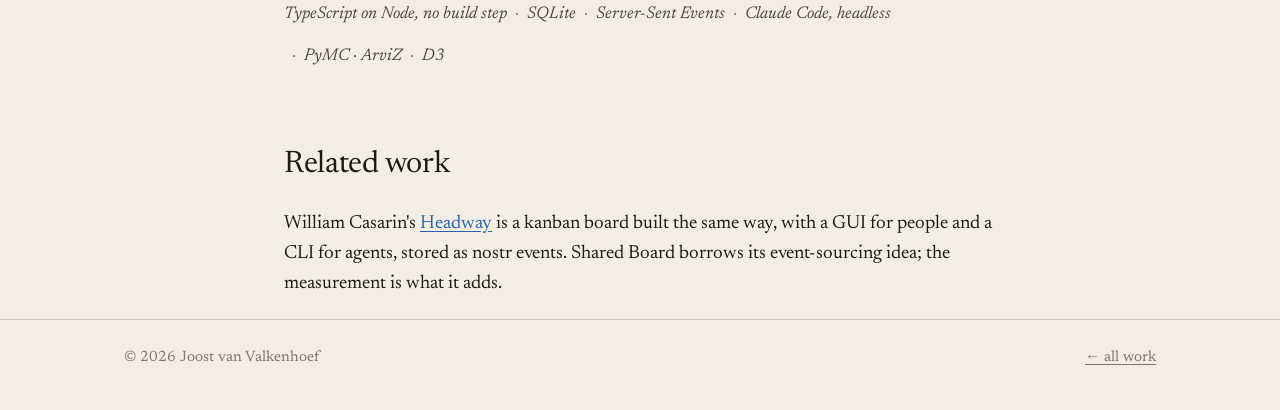
<file: shared-board/index.html>
<!doctype html>
<html lang="en">
<head>
  <meta charset="utf-8">
  <meta name="viewport" content="width=device-width, initial-scale=1">
  <title>Shared Board · Joost van Valkenhoef</title>
  <meta name="description" content="A kanban board shared by a person and an AI agent, and an experiment on how the design of the agent's command-line tool changes its work.">
  <link rel="icon" href="data:image/svg+xml,%3Csvg xmlns='http://www.w3.org/2000/svg' viewBox='0 0 32 32'%3E%3Cg fill='none' stroke='%231aa995' stroke-width='2.5'%3E%3Cpath d='M8 24 16 8 24 24Z'/%3E%3Ccircle cx='16' cy='8' r='3.5' fill='%2306080c' stroke='%23fbbf24'/%3E%3Ccircle cx='8' cy='24' r='3.5' fill='%2306080c'/%3E%3Ccircle cx='24' cy='24' r='3.5' fill='%2306080c'/%3E%3C/g%3E%3C/svg%3E">
  <link rel="stylesheet" href="../style.css">
  <script src="../theme.js"></script>
</head>
<body>

<header class="bar">
  <div class="wrap">
    <a class="name" href="../">Joost van Valkenhoef</a>
    <nav aria-label="Sections">
      <a href="../#work">work</a>
      <a href="../#writing">writing</a>
      <a href="../#about">about</a>
      <a href="../#contact">contact</a>
    </nav>
    <button id="theme" type="button" aria-label="Toggle light or dark theme">theme</button>
  </div>
</header>

<main class="wrap narrow">

<div class="page-head">
  <p class="kicker">Case study · October 2026</p>
  <h1>Shared Board: a kanban board for a person and an AI agent</h1>
  <p class="lede">Most people work with AI through a chat window. I wanted a shared space instead, where a person and an agent work on the same thing and each can see what the other does. The board is that space. The experiment on top of it asks how the design of the agent's tool changes its work.</p>
  <div class="cta">
    <a class="btn primary" href="writeup/">Read the write-up</a>
    <a class="btn" href="https://github.com/jmevanvalkenhoef/shared-board">Code on GitHub</a>
  </div>
</div>

<figure class="figure">
  <img src="../img/shared-board.webp" width="1300" height="520" alt="The board in the browser: four columns with cards. Four cards have an orange edge and the word agent, because the agent changed them from the command line.">
  <figcaption>The board after four changes the agent made from the terminal. Its cards get an orange edge and slide into place as it works.</figcaption>
</figure>

<div class="prose">

<div class="stats">
  <div class="stat"><b>414</b><span>graded agent runs, 90 of them on held-out tasks</span></div>
  <div class="stat"><b>0.29×</b><span>wrong commands when the CLI accepts what agents guess</span></div>
  <div class="stat"><b>+19%</b><span>cost for Sonnet with more helpful output</span></div>
</div>

<h2>How it works</h2>
<svg class="arch" viewBox="0 0 720 250" role="img" aria-labelledby="arch-title">
  <title id="arch-title">Architecture: the person uses a web page and the agent uses the board command-line tool. Both talk to one server, which appends every change to an event log and streams it to every open page. For the experiment, a harness starts a fresh board per run, runs Claude Code on one task, grades the result, and a Bayesian model compares the runs.</title>
  <defs><marker id="arr" viewBox="0 0 8 8" refX="7" refY="4" markerWidth="7" markerHeight="7" orient="auto"><path d="M0 0 8 4 0 8Z" fill="var(--series)"/></marker></defs>
  <rect class="box" x="1" y="20" width="160" height="62" rx="8"/>
  <text class="title" x="16" y="45">web page</text><text x="16" y="66">you: drag, edit, watch</text>
  <rect class="box hl" x="250" y="1" width="220" height="100" rx="8"/>
  <text class="title" x="265" y="26">board server</text>
  <text x="265" y="48">append-only event log</text>
  <text x="265" y="68">SQLite, one writer</text>
  <text x="265" y="88">live updates to every page</text>
  <rect class="box" x="559" y="20" width="160" height="62" rx="8"/>
  <text class="title" x="574" y="45">board CLI</text><text x="574" y="66">the agent, in a terminal</text>
  <rect class="box" x="1" y="168" width="160" height="62" rx="8"/>
  <text class="title" x="16" y="193">harness</text><text x="16" y="214">fresh board, one task</text>
  <rect class="box" x="250" y="168" width="130" height="62" rx="8"/>
  <text class="title" x="265" y="193">grader</text><text x="265" y="214">final board vs. task</text>
  <rect class="box" x="430" y="168" width="130" height="62" rx="8"/>
  <text class="title" x="445" y="193">model</text><text x="445" y="214">PyMC</text>
  <rect class="box" x="609" y="168" width="110" height="62" rx="8"/>
  <text class="title" x="624" y="193">write-up</text><text x="624" y="214">interactive</text>
  <path class="flow" d="M162 51H247"/>
  <path class="flow" d="M558 51H473"/>
  <path class="flow" d="M161 199H247"/>
  <path class="flow" d="M381 199H427"/>
  <path class="flow" d="M561 199H606"/>
  <path class="flow" d="M81 166V140H639V84"/>
</svg>
<p>The board is a small web app. You work in the browser: drag cards, rename them, add new ones. The agent works through a command-line tool called <code>board</code>, with commands like <code>board show todo</code> and <code>board move 4 doing</code>. Both go through the same server, which records every change as an event in a log, together with who made it. The board is computed from that log, and every change is pushed to each open page as it happens. So when the agent moves a card, you see it slide into its new column with an orange edge, and you can move it back.</p>
<p>The code keeps the board logic in one place. The rules for what a change does are pure functions, and the browser runs the same files as the server. The CLI prints through a small interface, so the experiment could swap its output style without touching any command.</p>

<h2>The experiment</h2>
<p>An agent's tool is usually designed for people. I built three versions of the same CLI: a plain one, an agent-friendly one that explains its rules and reports what each change did, and a forgiving one that also accepts the commands agents tend to guess. Then I gave three Claude models 18 tasks each, from moving a few cards to sorting a column by priorities hidden in the descriptions.</p>
<p>For every run, a harness starts a fresh board, gives one task to Claude Code running headless, and lets a script compare the final board with the expected one. The agent can only run <code>board</code>. Each run records success, tool calls, failed commands and tokens. A hierarchical Bayesian model then separates the CLI's effect from how hard each task is.</p>

<h2>What I found</h2>
<p>The agents finished almost every task with every version. The differences were in the detours they took on the way. Accepting the commands agents guess brought their wrong commands down to about a third, for every model. More helpful output saved tool calls, but it made Sonnet about 19% more expensive, because Sonnet barely needs the help and the longer text stays in its context. For the oldest, weakest model the same output saved tokens. The choice of model mattered far more than any design: Haiku 5.5 did a typical task for about an eleventh of Sonnet's cost.</p>
<p>Before running five new tasks, I committed the model's predictions for them. All 90 held-out runs landed inside the predicted ranges. The write-up says what that test does and does not show, and also covers a flaw in my first round and a mistake in my own help text.</p>

<h2>Write-up</h2>
<div class="cards">
  <a class="card" href="writeup/">
    <p class="kicker">Write-up 01</p>
    <h3>How CLI design changes an AI agent's work</h3>
    <p>The experiment, the model and the prediction test, with interactive charts and the data behind them.</p>
  </a>
</div>

<h2>Stack</h2>
<ul class="tags" aria-label="Built with">
  <li>TypeScript on Node, no build step</li><li>SQLite</li><li>Server-Sent Events</li><li>Claude Code, headless</li><li>PyMC · ArviZ</li><li>D3</li>
</ul>

<h2>Related work</h2>
<p>William Casarin's <a href="https://github.com/damus-io/notedeck/tree/master/crates/notedeck_headway">Headway</a> is a kanban board built the same way, with a GUI for people and a CLI for agents, stored as nostr events. Shared Board borrows its event-sourcing idea; the measurement is what it adds.</p>

</div>
</main>

<footer>
  <div class="wrap">
    <span>© 2026 Joost van Valkenhoef</span>
    <a href="../">← all work</a>
  </div>
</footer>

</body>
</html>
</file>
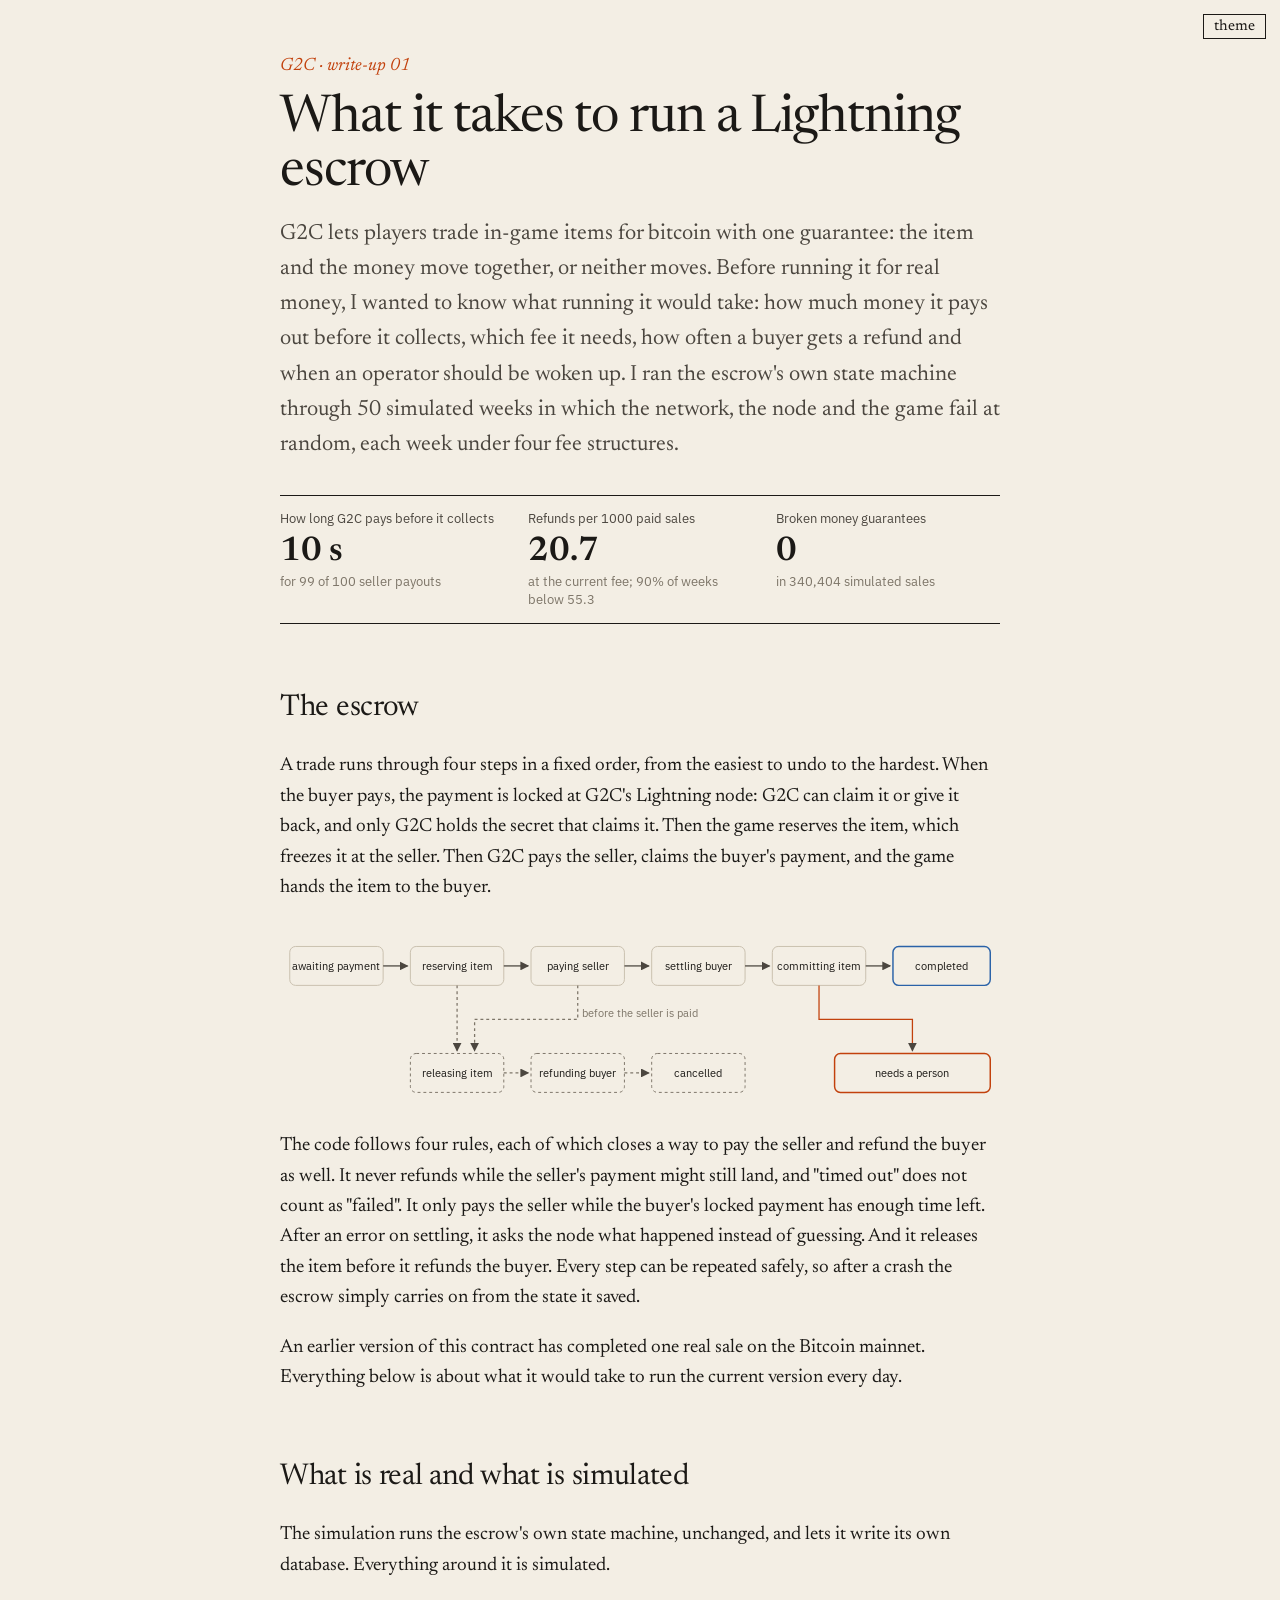
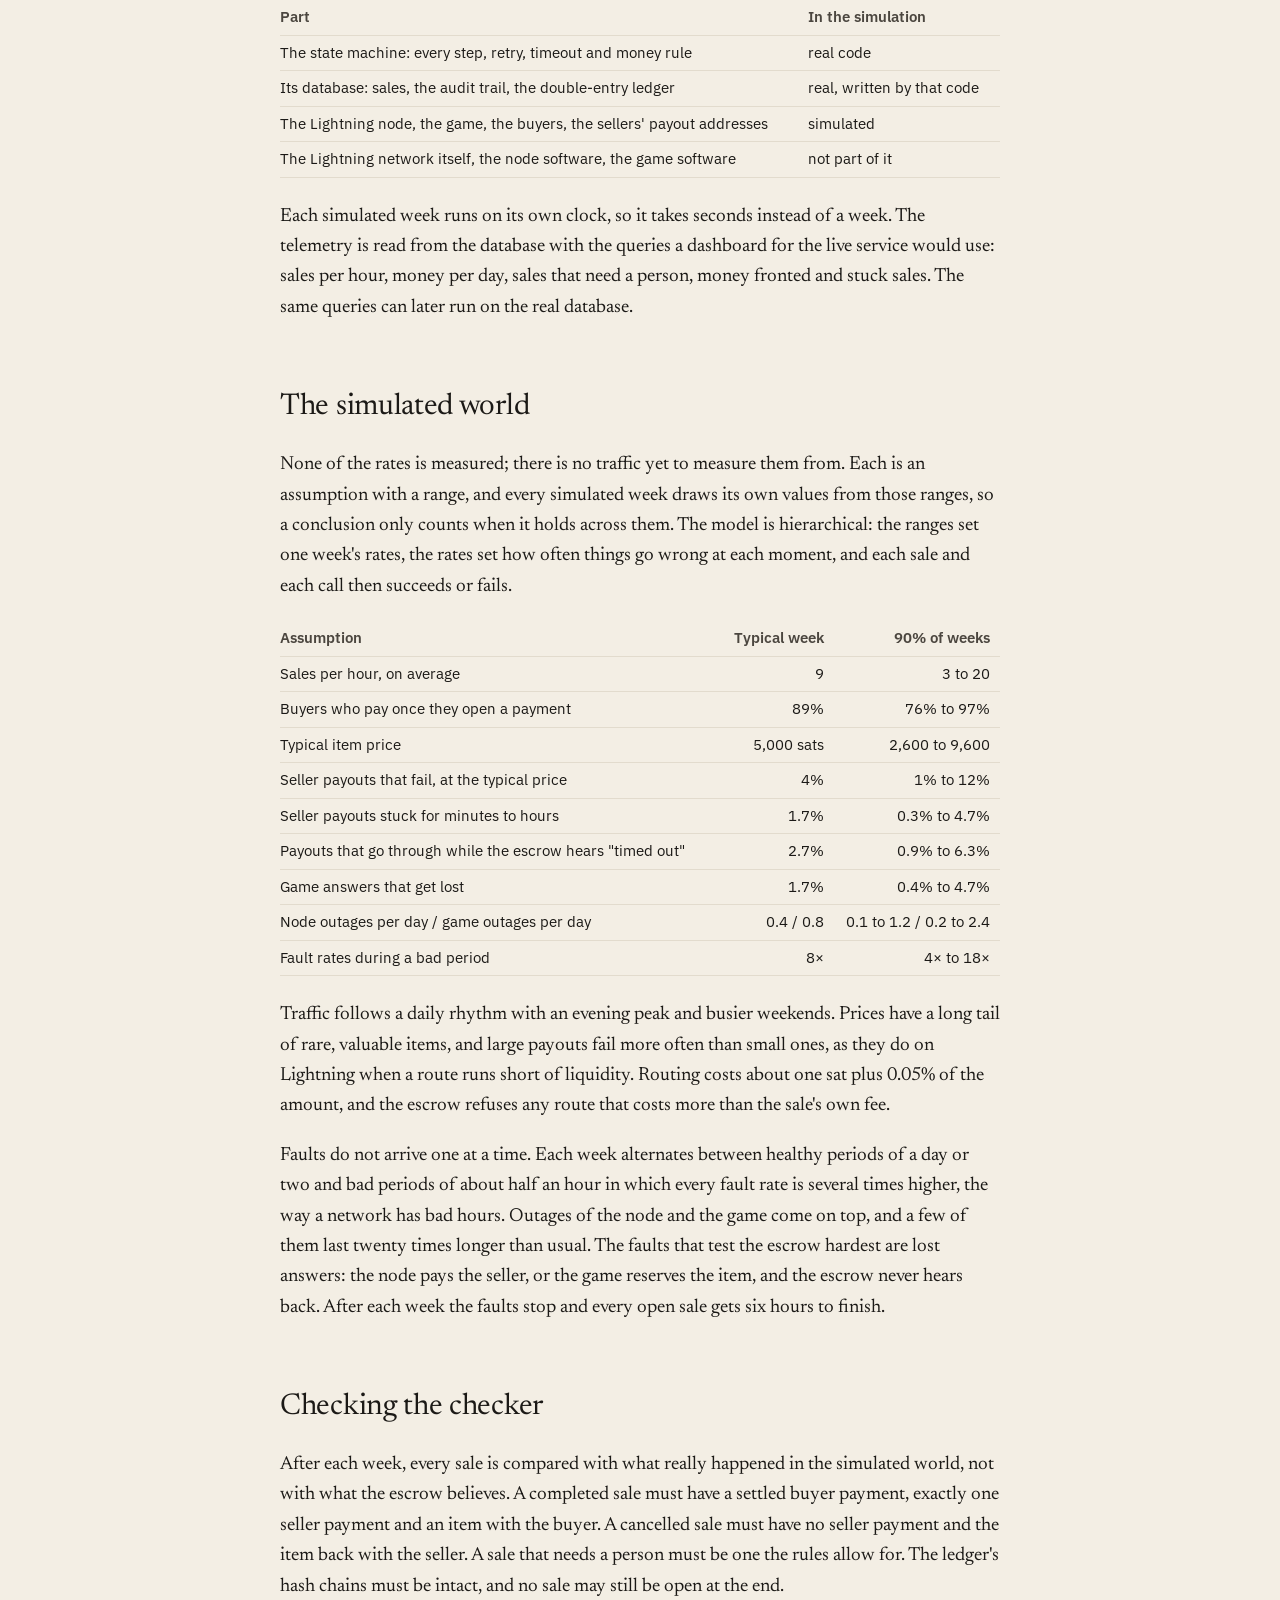
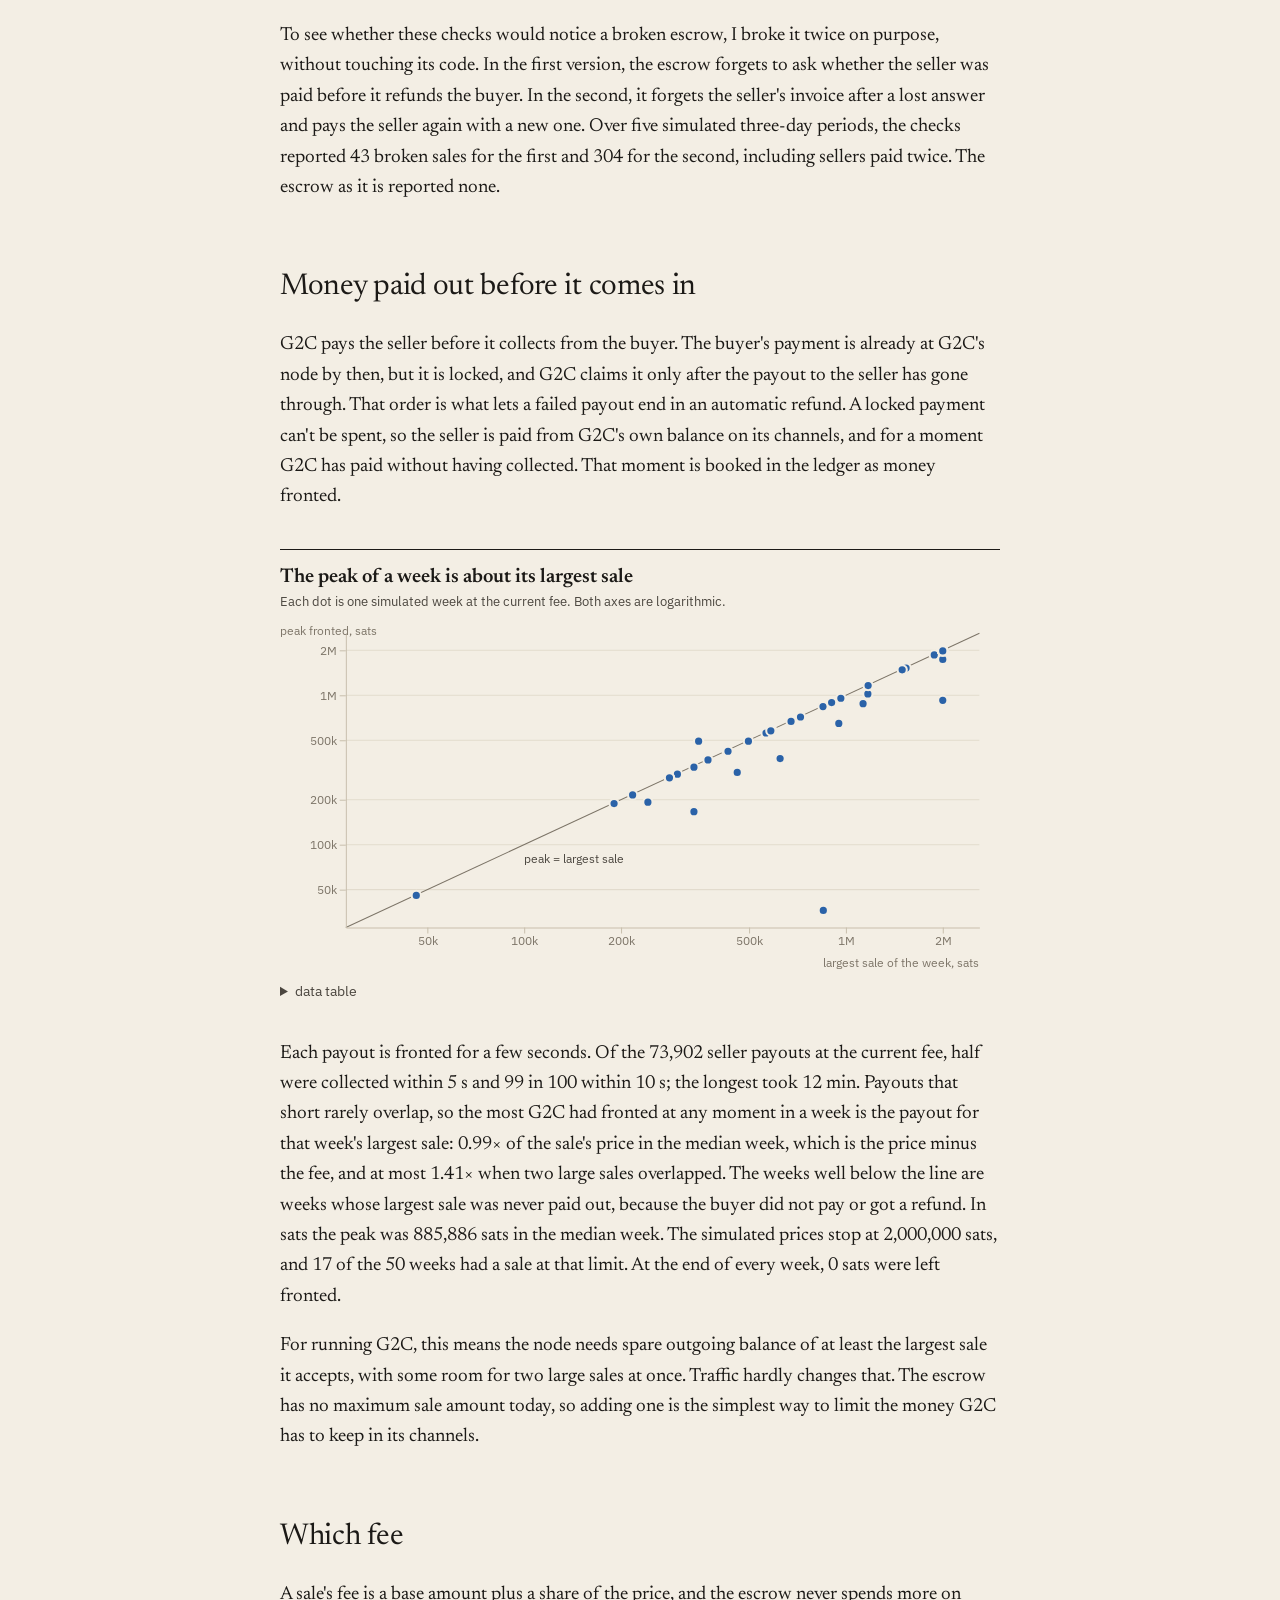
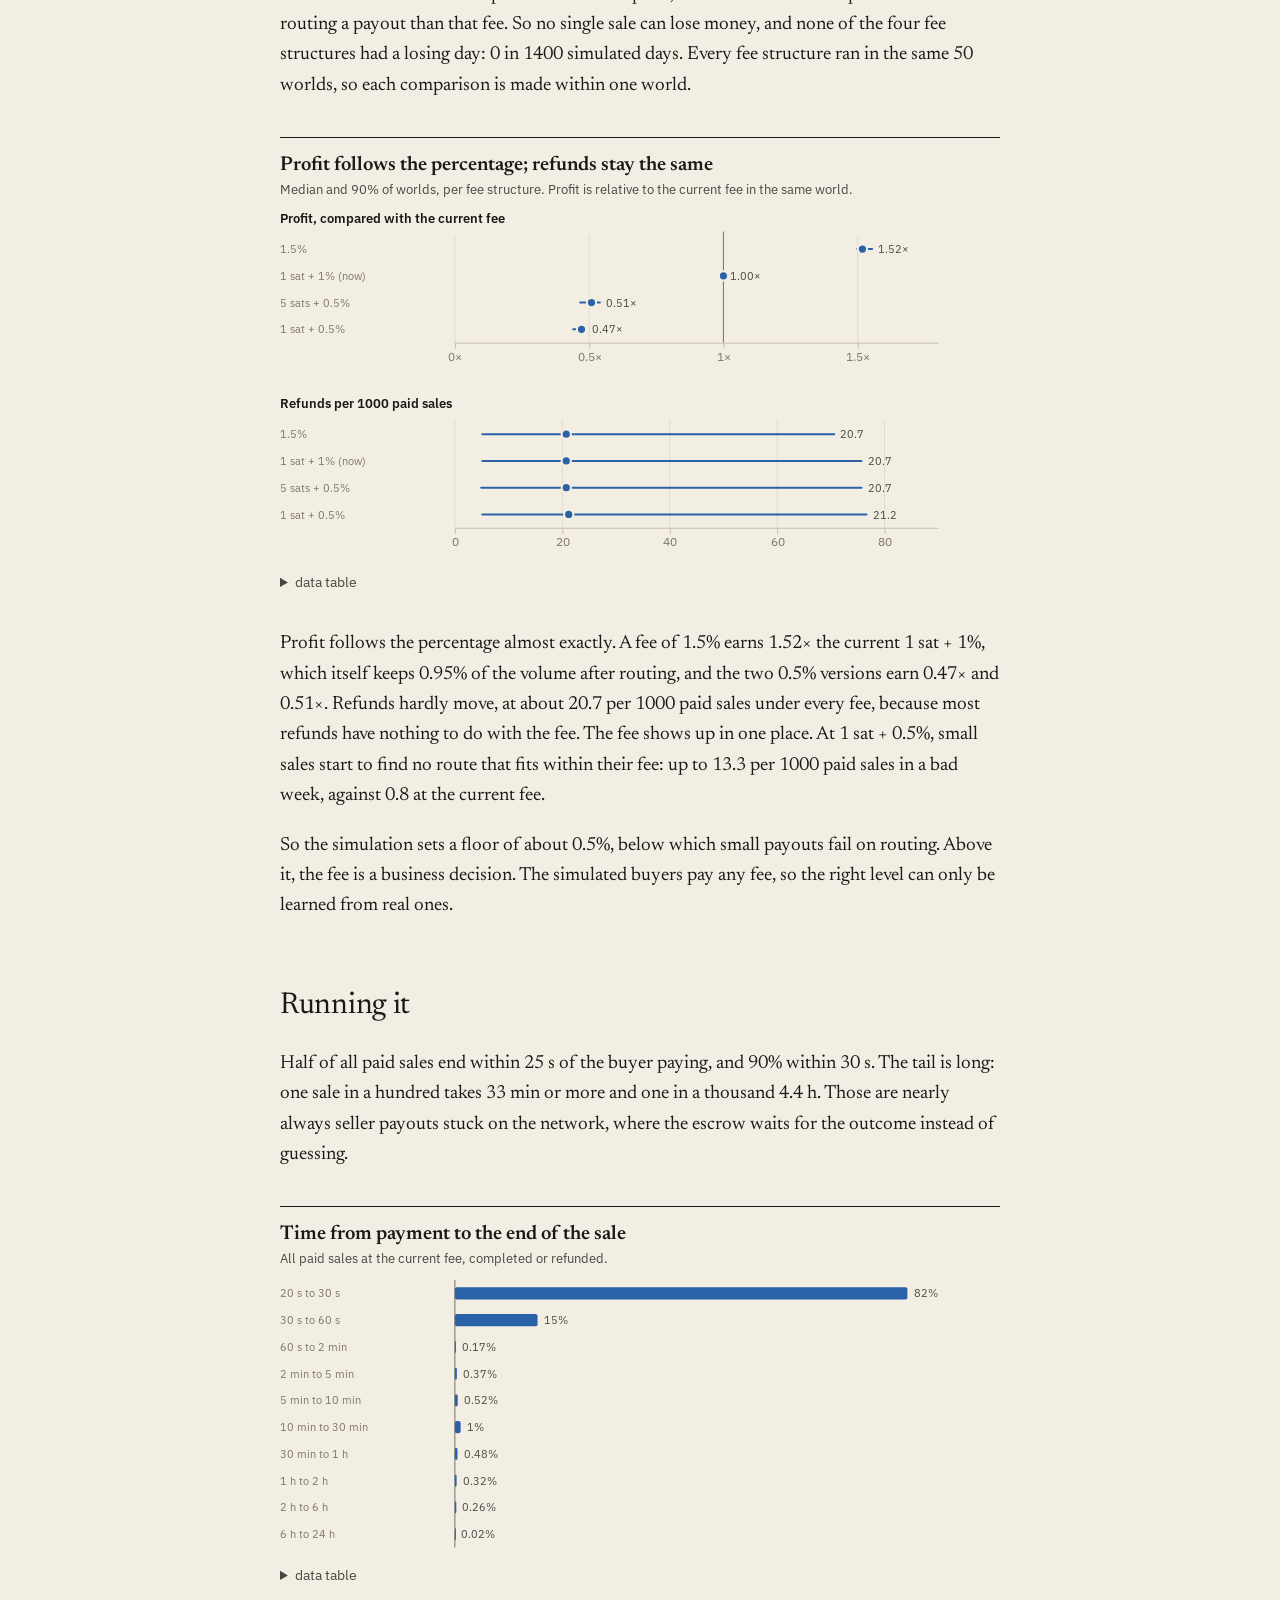
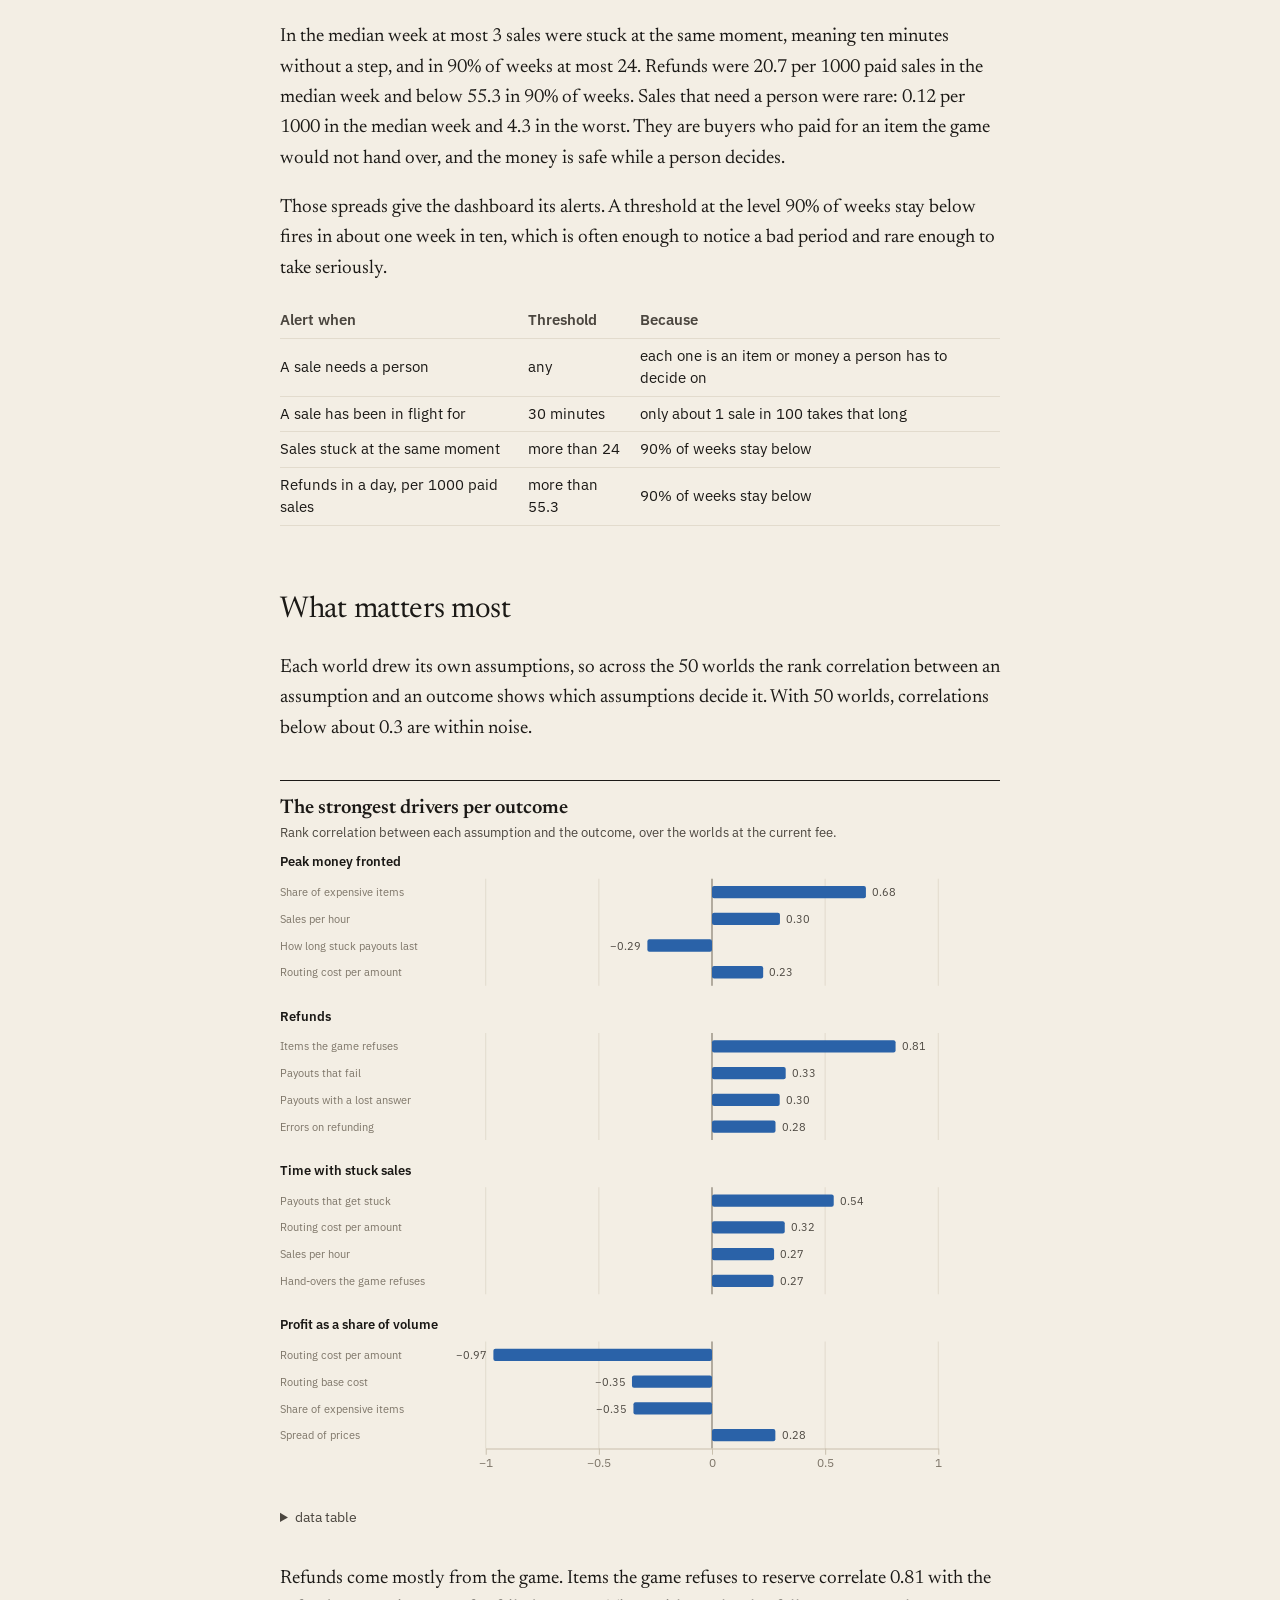
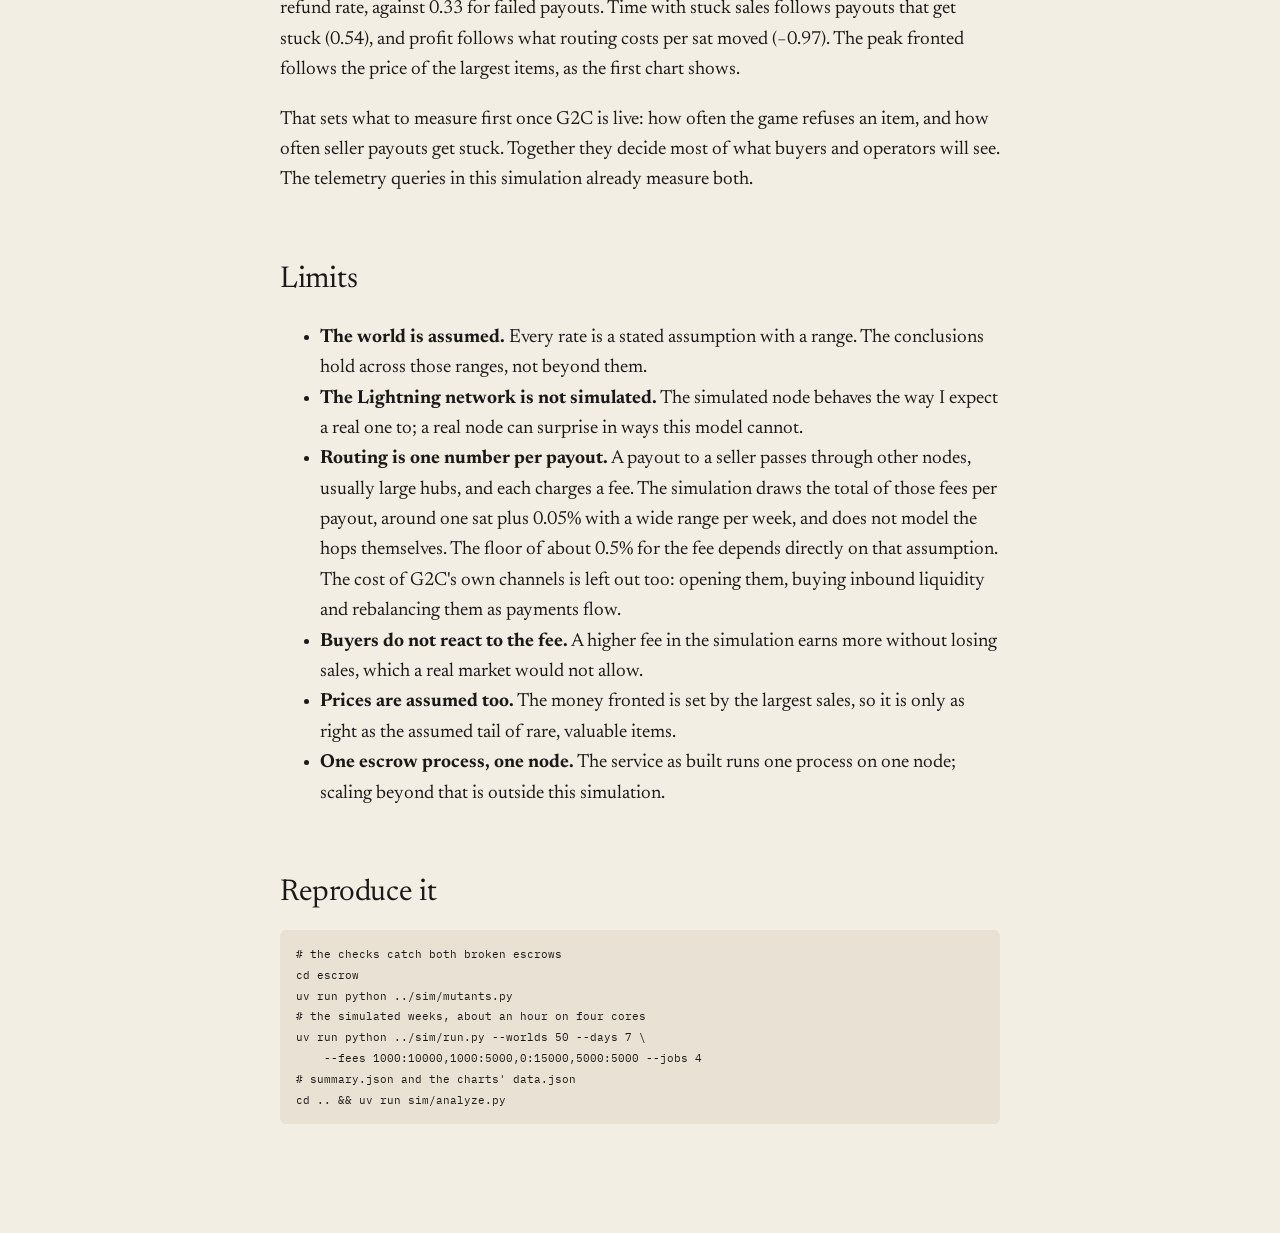
<file: g2c/writeup/index.html>
<!doctype html>
<html lang="en">
<head>
  <meta charset="utf-8">
  <meta name="viewport" content="width=device-width, initial-scale=1">
  <title>Running a Lightning Escrow</title>
  <meta name="description" content="What it takes to run G2C, an escrow that settles in-game item trades over Lightning: money fronted, fees, refunds and alerts, from the real state machine in simulated worlds.">
  <link rel="stylesheet" href="style.css">
  <link rel="stylesheet" href="extra.css">
</head>
<body>
<button id="theme" type="button" aria-label="Toggle light or dark theme">theme</button>
<main>
  <div class="kicker">G2C · write-up 01</div>
  <h1>What it takes to run a Lightning escrow</h1>
  <p class="lede">G2C lets players trade in-game items for bitcoin with one guarantee: the item and the money move together, or neither moves. Before running it for real money, I wanted to know what running it would take: how much money it pays out before it collects, which fee it needs, how often a buyer gets a refund and when an operator should be woken up. I ran the escrow's own state machine through <span data-fill="worlds">–</span> simulated weeks in which the network, the node and the game fail at random, each week under four fee structures.</p>

  <div class="tiles">
    <!-- filled from the results: money fronted, fee trade-off, alert threshold -->
    <div class="tile">
      <div class="label">How long G2C pays before it collects</div>
      <div class="value"><span data-fill="fronted-s-p99">–</span> s</div>
      <div class="note">for 99 of 100 seller payouts</div>
    </div>
    <div class="tile">
      <div class="label">Refunds per 1000 paid sales</div>
      <div class="value"><span data-fill="refunds-p50">–</span></div>
      <div class="note">at the current fee; 90% of weeks below <span data-fill="refunds-p90">–</span></div>
    </div>
    <div class="tile">
      <div class="label">Broken money guarantees</div>
      <div class="value"><span data-fill="problems">–</span></div>
      <div class="note">in <span data-fill="sales-total">–</span> simulated sales</div>
    </div>
  </div>

  <h2>The escrow</h2>
  <p>A trade runs through four steps in a fixed order, from the easiest to undo to the hardest. When the buyer pays, the payment is locked at G2C's Lightning node: G2C can claim it or give it back, and only G2C holds the secret that claims it. Then the game reserves the item, which freezes it at the seller. Then G2C pays the seller, claims the buyer's payment, and the game hands the item to the buyer.</p>
  <svg class="flow-diagram" viewBox="-10 0 740 190" role="img" aria-labelledby="flow-title">
    <title id="flow-title">The sale's states. The main path runs from waiting for payment, through payment held, reserving the item, paying the seller and settling, to committing the item and completed. Before the seller is paid, any failure leads to releasing the item, cancelling the payment and cancelled. A game that refuses to deliver a paid item leads to a state that needs a person.</title>
    <defs><marker id="arr" viewBox="0 0 8 8" refX="7" refY="4" markerWidth="7" markerHeight="7" orient="auto"><path d="M0 0 8 4 0 8Z"/></marker></defs>
    <g class="step"><rect x="0" y="20" width="96" height="40" rx="6"/><text x="48" y="44">awaiting payment</text></g>
    <g class="step"><rect x="124" y="20" width="96" height="40" rx="6"/><text x="172" y="44">reserving item</text></g>
    <g class="step"><rect x="248" y="20" width="96" height="40" rx="6"/><text x="296" y="44">paying seller</text></g>
    <g class="step"><rect x="372" y="20" width="96" height="40" rx="6"/><text x="420" y="44">settling buyer</text></g>
    <g class="step"><rect x="496" y="20" width="96" height="40" rx="6"/><text x="544" y="44">committing item</text></g>
    <g class="step done"><rect x="620" y="20" width="100" height="40" rx="6"/><text x="670" y="44">completed</text></g>
    <g class="step back"><rect x="124" y="130" width="96" height="40" rx="6"/><text x="172" y="154">releasing item</text></g>
    <g class="step back"><rect x="248" y="130" width="96" height="40" rx="6"/><text x="296" y="154">refunding buyer</text></g>
    <g class="step back"><rect x="372" y="130" width="96" height="40" rx="6"/><text x="420" y="154">cancelled</text></g>
    <g class="step person"><rect x="560" y="130" width="160" height="40" rx="6"/><text x="640" y="154">needs a person</text></g>
    <path class="arrow" d="M96 40H121"/><path class="arrow" d="M220 40H245"/><path class="arrow" d="M344 40H369"/>
    <path class="arrow" d="M468 40H493"/><path class="arrow" d="M592 40H617"/>
    <path class="arrow back" d="M172 60V127"/><path class="arrow back" d="M296 60V95H190V127"/>
    <path class="arrow back" d="M220 150H245"/><path class="arrow back" d="M344 150H369"/>
    <path class="arrow person" d="M544 60V95H640V127"/>
    <text class="note" x="300" y="92">before the seller is paid</text>
  </svg>
  <p>The code follows four rules, each of which closes a way to pay the seller and refund the buyer as well. It never refunds while the seller's payment might still land, and "timed out" does not count as "failed". It only pays the seller while the buyer's locked payment has enough time left. After an error on settling, it asks the node what happened instead of guessing. And it releases the item before it refunds the buyer. Every step can be repeated safely, so after a crash the escrow simply carries on from the state it saved.</p>
  <p>An earlier version of this contract has completed one real sale on the Bitcoin mainnet. Everything below is about what it would take to run the current version every day.</p>

  <h2>What is real and what is simulated</h2>
  <p>The simulation runs the escrow's own state machine, unchanged, and lets it write its own database. Everything around it is simulated.</p>
  <table class="plain">
    <thead><tr><th>Part</th><th>In the simulation</th></tr></thead>
    <tbody>
      <tr><td>The state machine: every step, retry, timeout and money rule</td><td>real code</td></tr>
      <tr><td>Its database: sales, the audit trail, the double-entry ledger</td><td>real, written by that code</td></tr>
      <tr><td>The Lightning node, the game, the buyers, the sellers' payout addresses</td><td>simulated</td></tr>
      <tr><td>The Lightning network itself, the node software, the game software</td><td>not part of it</td></tr>
    </tbody>
  </table>
  <p>Each simulated week runs on its own clock, so it takes seconds instead of a week. The telemetry is read from the database with the queries a dashboard for the live service would use: sales per hour, money per day, sales that need a person, money fronted and stuck sales. The same queries can later run on the real database.</p>

  <h2>The simulated world</h2>
  <p>None of the rates is measured; there is no traffic yet to measure them from. Each is an assumption with a range, and every simulated week draws its own values from those ranges, so a conclusion only counts when it holds across them. The model is hierarchical: the ranges set one week's rates, the rates set how often things go wrong at each moment, and each sale and each call then succeeds or fails.</p>
  <table class="plain priors">
    <thead><tr><th>Assumption</th><th>Typical week</th><th>90% of weeks</th></tr></thead>
    <tbody>
      <tr><td>Sales per hour, on average</td><td>9</td><td>3 to 20</td></tr>
      <tr><td>Buyers who pay once they open a payment</td><td>89%</td><td>76% to 97%</td></tr>
      <tr><td>Typical item price</td><td>5,000 sats</td><td>2,600 to 9,600</td></tr>
      <tr><td>Seller payouts that fail, at the typical price</td><td>4%</td><td>1% to 12%</td></tr>
      <tr><td>Seller payouts stuck for minutes to hours</td><td>1.7%</td><td>0.3% to 4.7%</td></tr>
      <tr><td>Payouts that go through while the escrow hears "timed out"</td><td>2.7%</td><td>0.9% to 6.3%</td></tr>
      <tr><td>Game answers that get lost</td><td>1.7%</td><td>0.4% to 4.7%</td></tr>
      <tr><td>Node outages per day / game outages per day</td><td>0.4 / 0.8</td><td>0.1 to 1.2 / 0.2 to 2.4</td></tr>
      <tr><td>Fault rates during a bad period</td><td>8×</td><td>4× to 18×</td></tr>
    </tbody>
  </table>
  <p>Traffic follows a daily rhythm with an evening peak and busier weekends. Prices have a long tail of rare, valuable items, and large payouts fail more often than small ones, as they do on Lightning when a route runs short of liquidity. Routing costs about one sat plus 0.05% of the amount, and the escrow refuses any route that costs more than the sale's own fee.</p>
  <p>Faults do not arrive one at a time. Each week alternates between healthy periods of a day or two and bad periods of about half an hour in which every fault rate is several times higher, the way a network has bad hours. Outages of the node and the game come on top, and a few of them last twenty times longer than usual. The faults that test the escrow hardest are lost answers: the node pays the seller, or the game reserves the item, and the escrow never hears back. After each week the faults stop and every open sale gets six hours to finish.</p>

  <h2>Checking the checker</h2>
  <p>After each week, every sale is compared with what really happened in the simulated world, not with what the escrow believes. A completed sale must have a settled buyer payment, exactly one seller payment and an item with the buyer. A cancelled sale must have no seller payment and the item back with the seller. A sale that needs a person must be one the rules allow for. The ledger's hash chains must be intact, and no sale may still be open at the end.</p>
  <p>To see whether these checks would notice a broken escrow, I broke it twice on purpose, without touching its code. In the first version, the escrow forgets to ask whether the seller was paid before it refunds the buyer. In the second, it forgets the seller's invoice after a lost answer and pays the seller again with a new one. Over five simulated three-day periods, the checks reported <span data-fill="mutant-1">43</span> broken sales for the first and <span data-fill="mutant-2">304</span> for the second, including sellers paid twice. The escrow as it is reported none.</p>

  <h2>Money paid out before it comes in</h2>
  <p>G2C pays the seller before it collects from the buyer. The buyer's payment is already at G2C's node by then, but it is locked, and G2C claims it only after the payout to the seller has gone through. That order is what lets a failed payout end in an automatic refund. A locked payment can't be spent, so the seller is paid from G2C's own balance on its channels, and for a moment G2C has paid without having collected. That moment is booked in the ledger as money fronted.</p>
  <figure>
    <h4>The peak of a week is about its largest sale</h4>
    <p class="sub">Each dot is one simulated week at the current fee. Both axes are logarithmic.</p>
    <div class="chart" id="chart-fronted"></div>
  </figure>
  <p>Each payout is fronted for a few seconds. Of the <span data-fill="fronted-payments">–</span> seller payouts at the current fee, half were collected within <span data-fill="fronted-s-p50">–</span> s and 99 in 100 within <span data-fill="fronted-s-p99">–</span> s; the longest took <span data-fill="fronted-s-max">–</span>. Payouts that short rarely overlap, so the most G2C had fronted at any moment in a week is the payout for that week's largest sale: <span data-fill="fronted-over-largest-p50">–</span> of the sale's price in the median week, which is the price minus the fee, and at most <span data-fill="fronted-over-largest-max">–</span> when two large sales overlapped. The weeks well below the line are weeks whose largest sale was never paid out, because the buyer did not pay or got a refund. In sats the peak was <span data-fill="fronted-peak-p50">–</span> in the median week. The simulated prices stop at 2,000,000 sats, and <span data-fill="weeks-at-cap">–</span> of the <span data-fill="worlds">–</span> weeks had a sale at that limit. At the end of every week, <span data-fill="fronted-end">–</span> sats were left fronted.</p>
  <p>For running G2C, this means the node needs spare outgoing balance of at least the largest sale it accepts, with some room for two large sales at once. Traffic hardly changes that. The escrow has no maximum sale amount today, so adding one is the simplest way to limit the money G2C has to keep in its channels.</p>

  <h2>Which fee</h2>
  <p>A sale's fee is a base amount plus a share of the price, and the escrow never spends more on routing a payout than that fee. So no single sale can lose money, and none of the four fee structures had a losing day: <span data-fill="losing-days">–</span> in <span data-fill="fee-days">–</span> simulated days. Every fee structure ran in the same <span data-fill="worlds">–</span> worlds, so each comparison is made within one world.</p>
  <figure>
    <h4>Profit follows the percentage; refunds stay the same</h4>
    <p class="sub">Median and 90% of worlds, per fee structure. Profit is relative to the current fee in the same world.</p>
    <div class="chart" id="chart-fees"></div>
  </figure>
  <p>Profit follows the percentage almost exactly. A fee of 1.5% earns <span data-fill="profit-15">–</span> the current 1 sat + 1%, which itself keeps <span data-fill="profit-share-now">–</span> of the volume after routing, and the two 0.5% versions earn <span data-fill="profit-05">–</span> and <span data-fill="profit-5-05">–</span>. Refunds hardly move, at about <span data-fill="refunds-p50">–</span> per 1000 paid sales under every fee, because most refunds have nothing to do with the fee. The fee shows up in one place. At 1 sat + 0.5%, small sales start to find no route that fits within their fee: up to <span data-fill="no-route-05-p95">–</span> per 1000 paid sales in a bad week, against <span data-fill="no-route-now-p95">–</span> at the current fee.</p>
  <p>So the simulation sets a floor of about 0.5%, below which small payouts fail on routing. Above it, the fee is a business decision. The simulated buyers pay any fee, so the right level can only be learned from real ones.</p>

  <h2>Running it</h2>
  <p>Half of all paid sales end within <span data-fill="flight-p50">–</span> s of the buyer paying, and 90% within <span data-fill="flight-p90">–</span> s. The tail is long: one sale in a hundred takes <span data-fill="flight-p99">–</span> or more and one in a thousand <span data-fill="flight-p999">–</span>. Those are nearly always seller payouts stuck on the network, where the escrow waits for the outcome instead of guessing.</p>
  <figure>
    <h4>Time from payment to the end of the sale</h4>
    <p class="sub">All paid sales at the current fee, completed or refunded.</p>
    <div class="chart" id="chart-flight"></div>
  </figure>
  <p>In the median week at most <span data-fill="stuck-p50">–</span> sales were stuck at the same moment, meaning ten minutes without a step, and in 90% of weeks at most <span data-fill="stuck-p90">–</span>. Refunds were <span data-fill="refunds-p50">–</span> per 1000 paid sales in the median week and below <span data-fill="refunds-p90">–</span> in 90% of weeks. Sales that need a person were rare: <span data-fill="attention-p50">–</span> per 1000 in the median week and <span data-fill="attention-p99">–</span> in the worst. They are buyers who paid for an item the game would not hand over, and the money is safe while a person decides.</p>
  <p>Those spreads give the dashboard its alerts. A threshold at the level 90% of weeks stay below fires in about one week in ten, which is often enough to notice a bad period and rare enough to take seriously.</p>
  <table class="plain">
    <thead><tr><th>Alert when</th><th>Threshold</th><th>Because</th></tr></thead>
    <tbody>
      <tr><td>A sale needs a person</td><td>any</td><td>each one is an item or money a person has to decide on</td></tr>
      <tr><td>A sale has been in flight for</td><td>30 minutes</td><td>only about 1 sale in 100 takes that long</td></tr>
      <tr><td>Sales stuck at the same moment</td><td>more than <span data-fill="stuck-p90">–</span></td><td>90% of weeks stay below</td></tr>
      <tr><td>Refunds in a day, per 1000 paid sales</td><td>more than <span data-fill="refunds-p90">–</span></td><td>90% of weeks stay below</td></tr>
    </tbody>
  </table>

  <h2>What matters most</h2>
  <p>Each world drew its own assumptions, so across the <span data-fill="worlds">–</span> worlds the rank correlation between an assumption and an outcome shows which assumptions decide it. With 50 worlds, correlations below about 0.3 are within noise.</p>
  <figure>
    <h4>The strongest drivers per outcome</h4>
    <p class="sub">Rank correlation between each assumption and the outcome, over the worlds at the current fee.</p>
    <div class="chart" id="chart-drivers"></div>
  </figure>
  <p>Refunds come mostly from the game. Items the game refuses to reserve correlate <span data-fill="rho-reserve">–</span> with the refund rate, against <span data-fill="rho-payout-fail">–</span> for failed payouts. Time with stuck sales follows payouts that get stuck (<span data-fill="rho-stuck">–</span>), and profit follows what routing costs per sat moved (<span data-fill="rho-ppm">–</span>). The peak fronted follows the price of the largest items, as the first chart shows.</p>
  <p>That sets what to measure first once G2C is live: how often the game refuses an item, and how often seller payouts get stuck. Together they decide most of what buyers and operators will see. The telemetry queries in this simulation already measure both.</p>

  <h2>Limits</h2>
  <ul>
    <li><strong>The world is assumed.</strong> Every rate is a stated assumption with a range. The conclusions hold across those ranges, not beyond them.</li>
    <li><strong>The Lightning network is not simulated.</strong> The simulated node behaves the way I expect a real one to; a real node can surprise in ways this model cannot.</li>
    <li><strong>Routing is one number per payout.</strong> A payout to a seller passes through other nodes, usually large hubs, and each charges a fee. The simulation draws the total of those fees per payout, around one sat plus 0.05% with a wide range per week, and does not model the hops themselves. The floor of about 0.5% for the fee depends directly on that assumption. The cost of G2C's own channels is left out too: opening them, buying inbound liquidity and rebalancing them as payments flow.</li>
    <li><strong>Buyers do not react to the fee.</strong> A higher fee in the simulation earns more without losing sales, which a real market would not allow.</li>
    <li><strong>Prices are assumed too.</strong> The money fronted is set by the largest sales, so it is only as right as the assumed tail of rare, valuable items.</li>
    <li><strong>One escrow process, one node.</strong> The service as built runs one process on one node; scaling beyond that is outside this simulation.</li>
  </ul>

  <h2>Reproduce it</h2>
<pre><code># the checks catch both broken escrows
cd escrow
uv run python ../sim/mutants.py
# the simulated weeks, about an hour on four cores
uv run python ../sim/run.py --worlds 50 --days 7 \
    --fees 1000:10000,1000:5000,0:15000,5000:5000 --jobs 4
# summary.json and the charts' data.json
cd .. && uv run sim/analyze.py</code></pre>
</main>
<script src="vendor/d3.min.js"></script>
<script src="charts.js"></script>
</body>
</html>
</file>
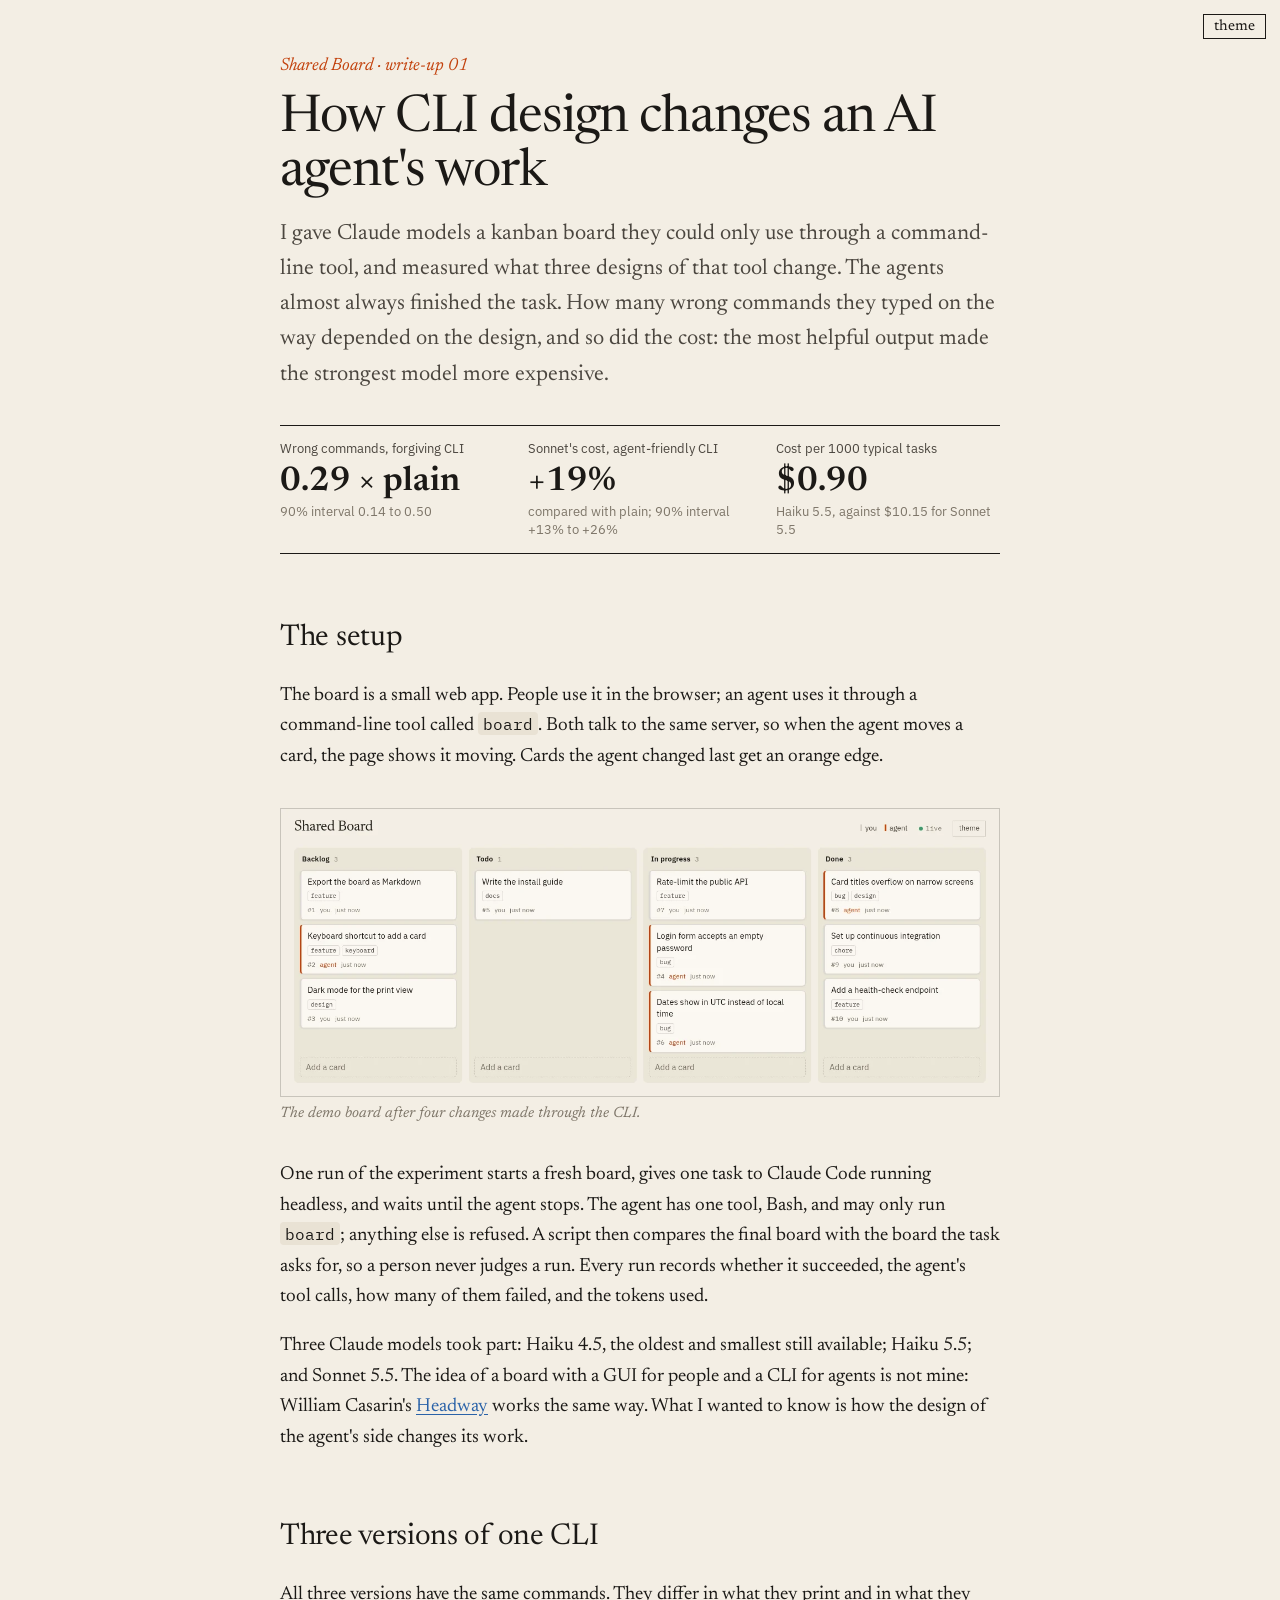
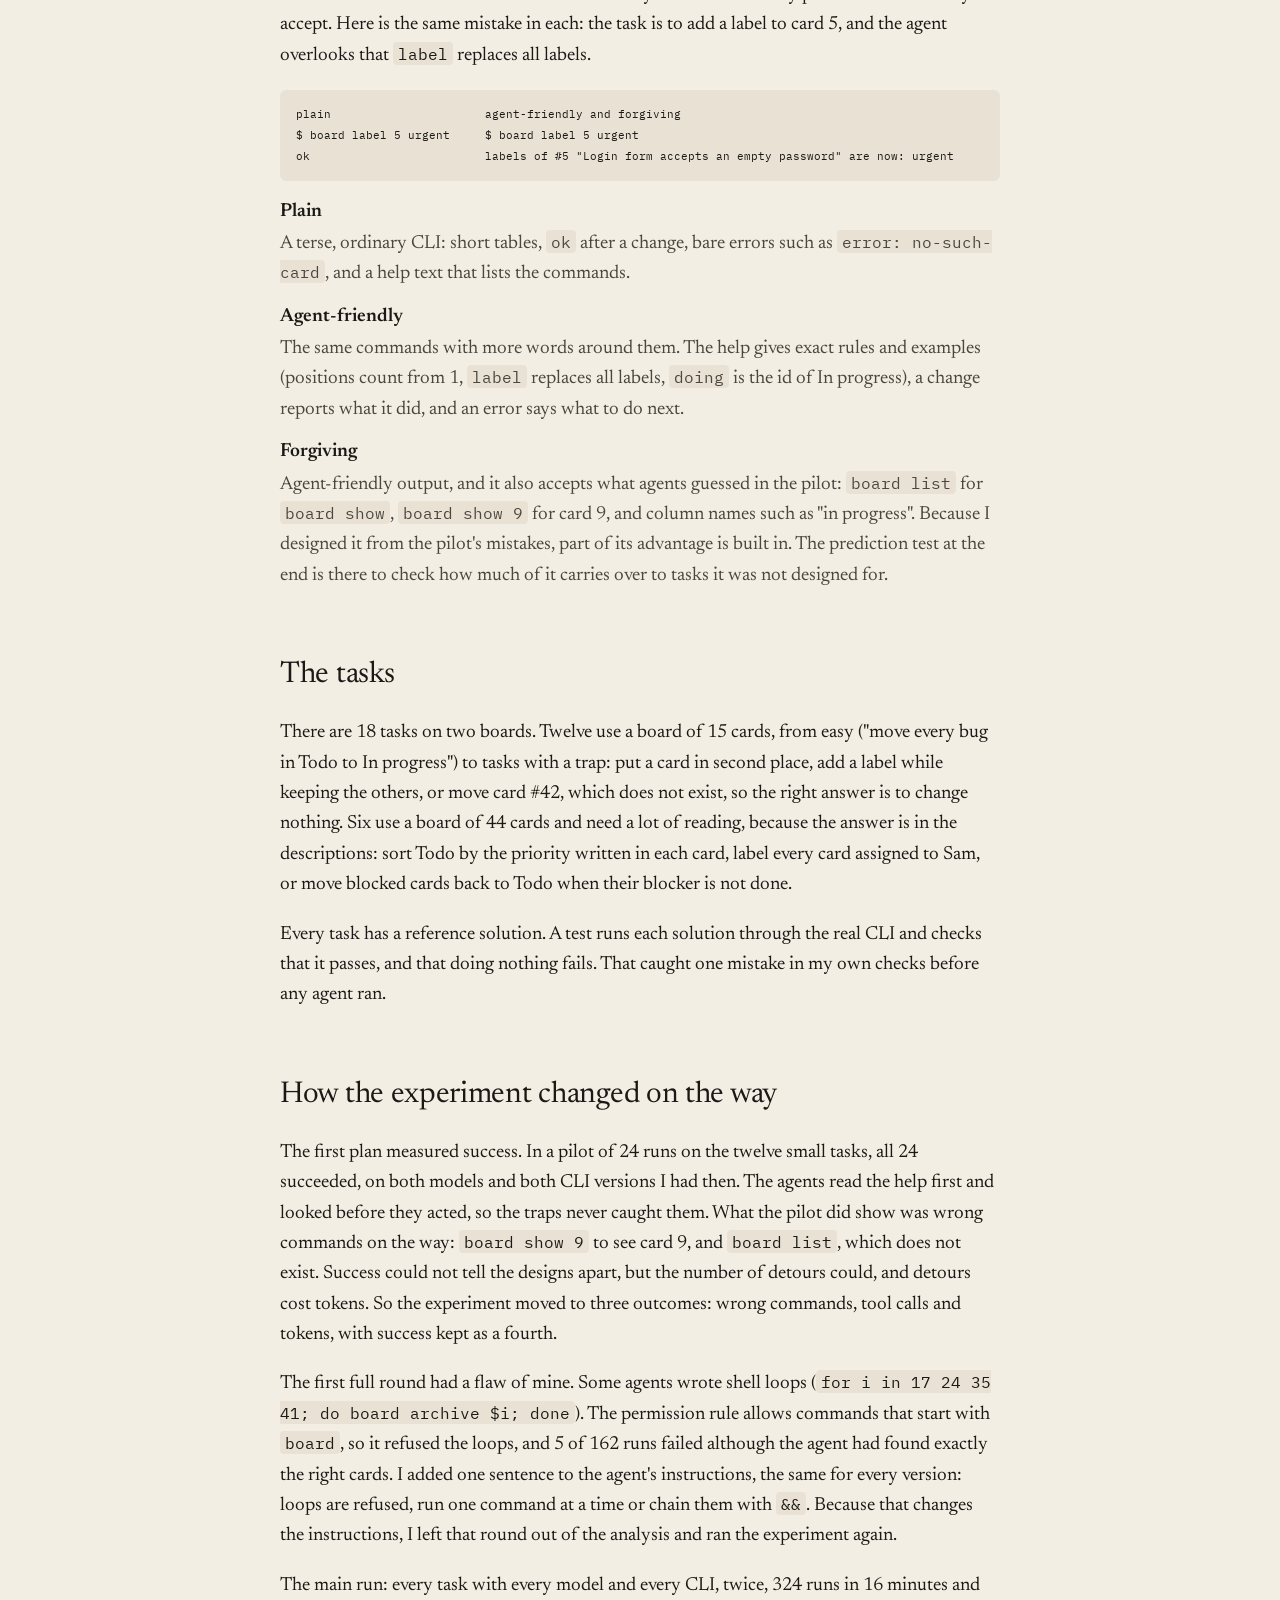
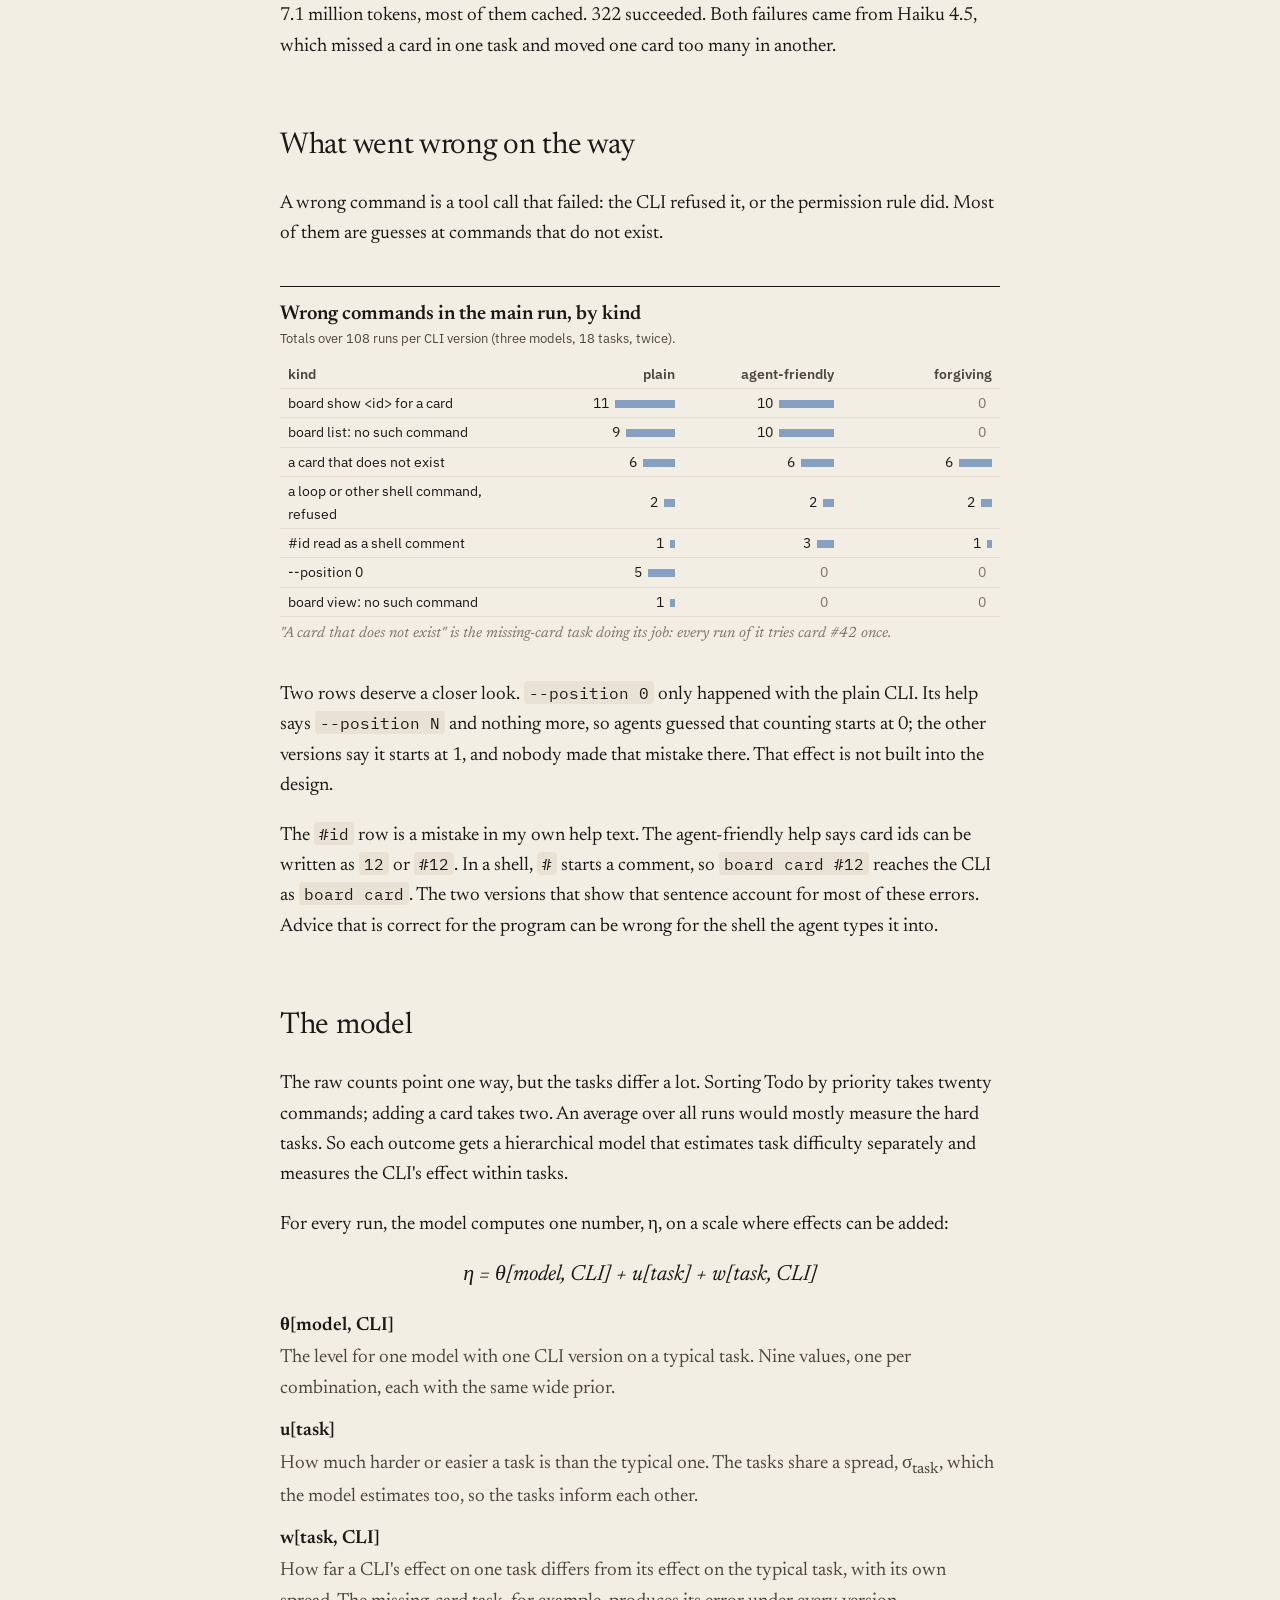
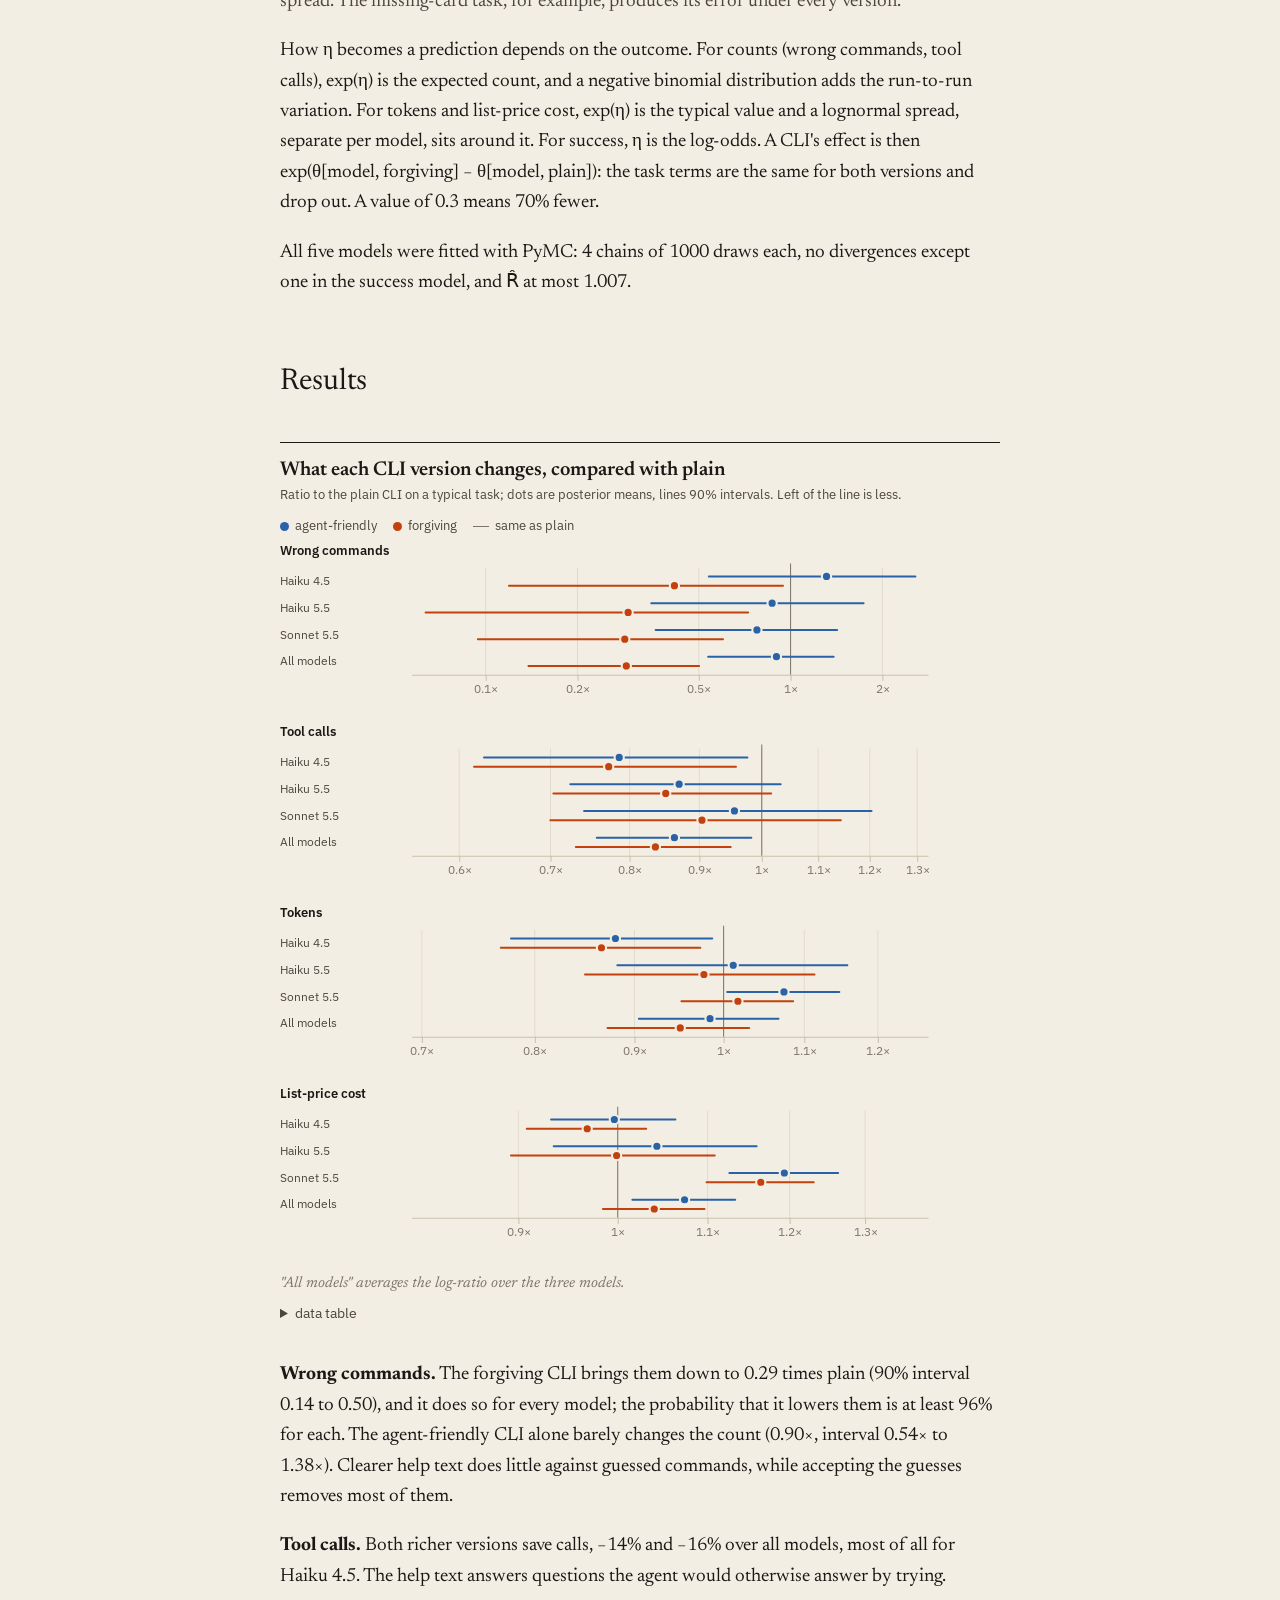
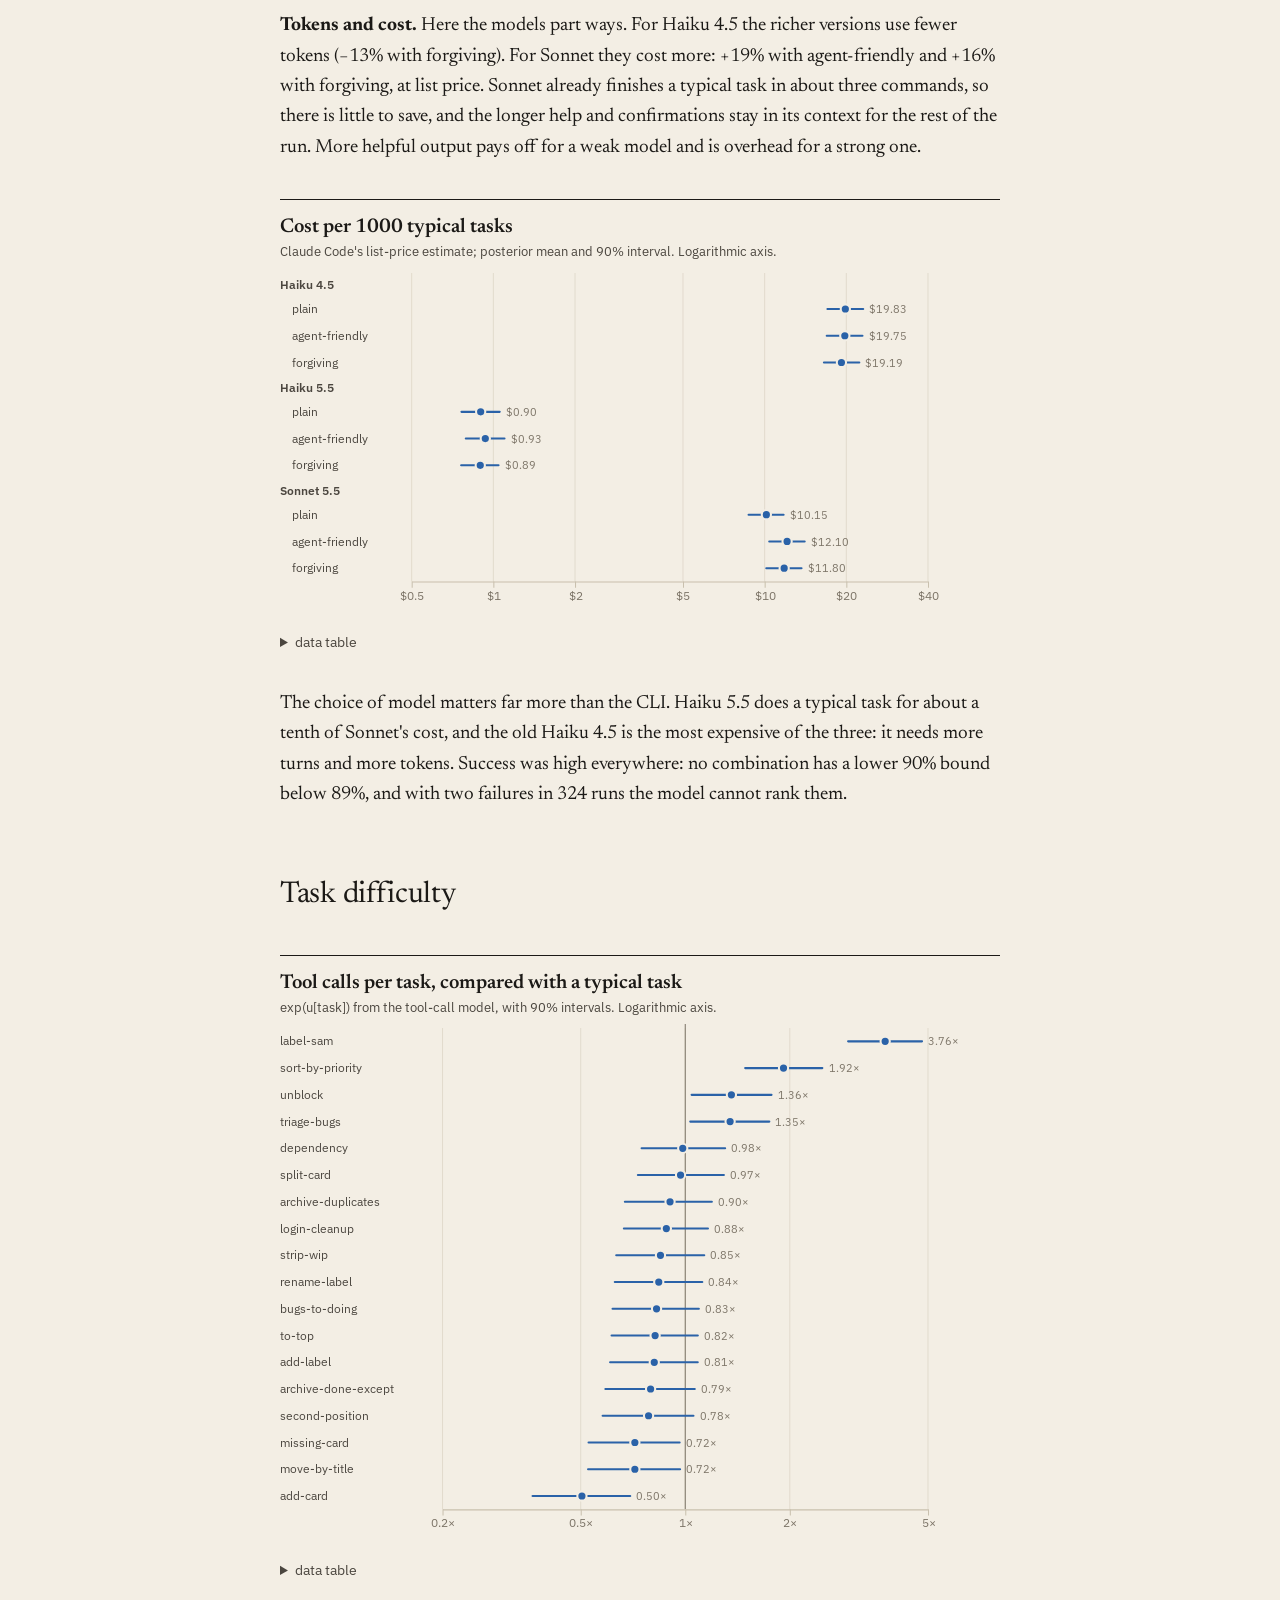
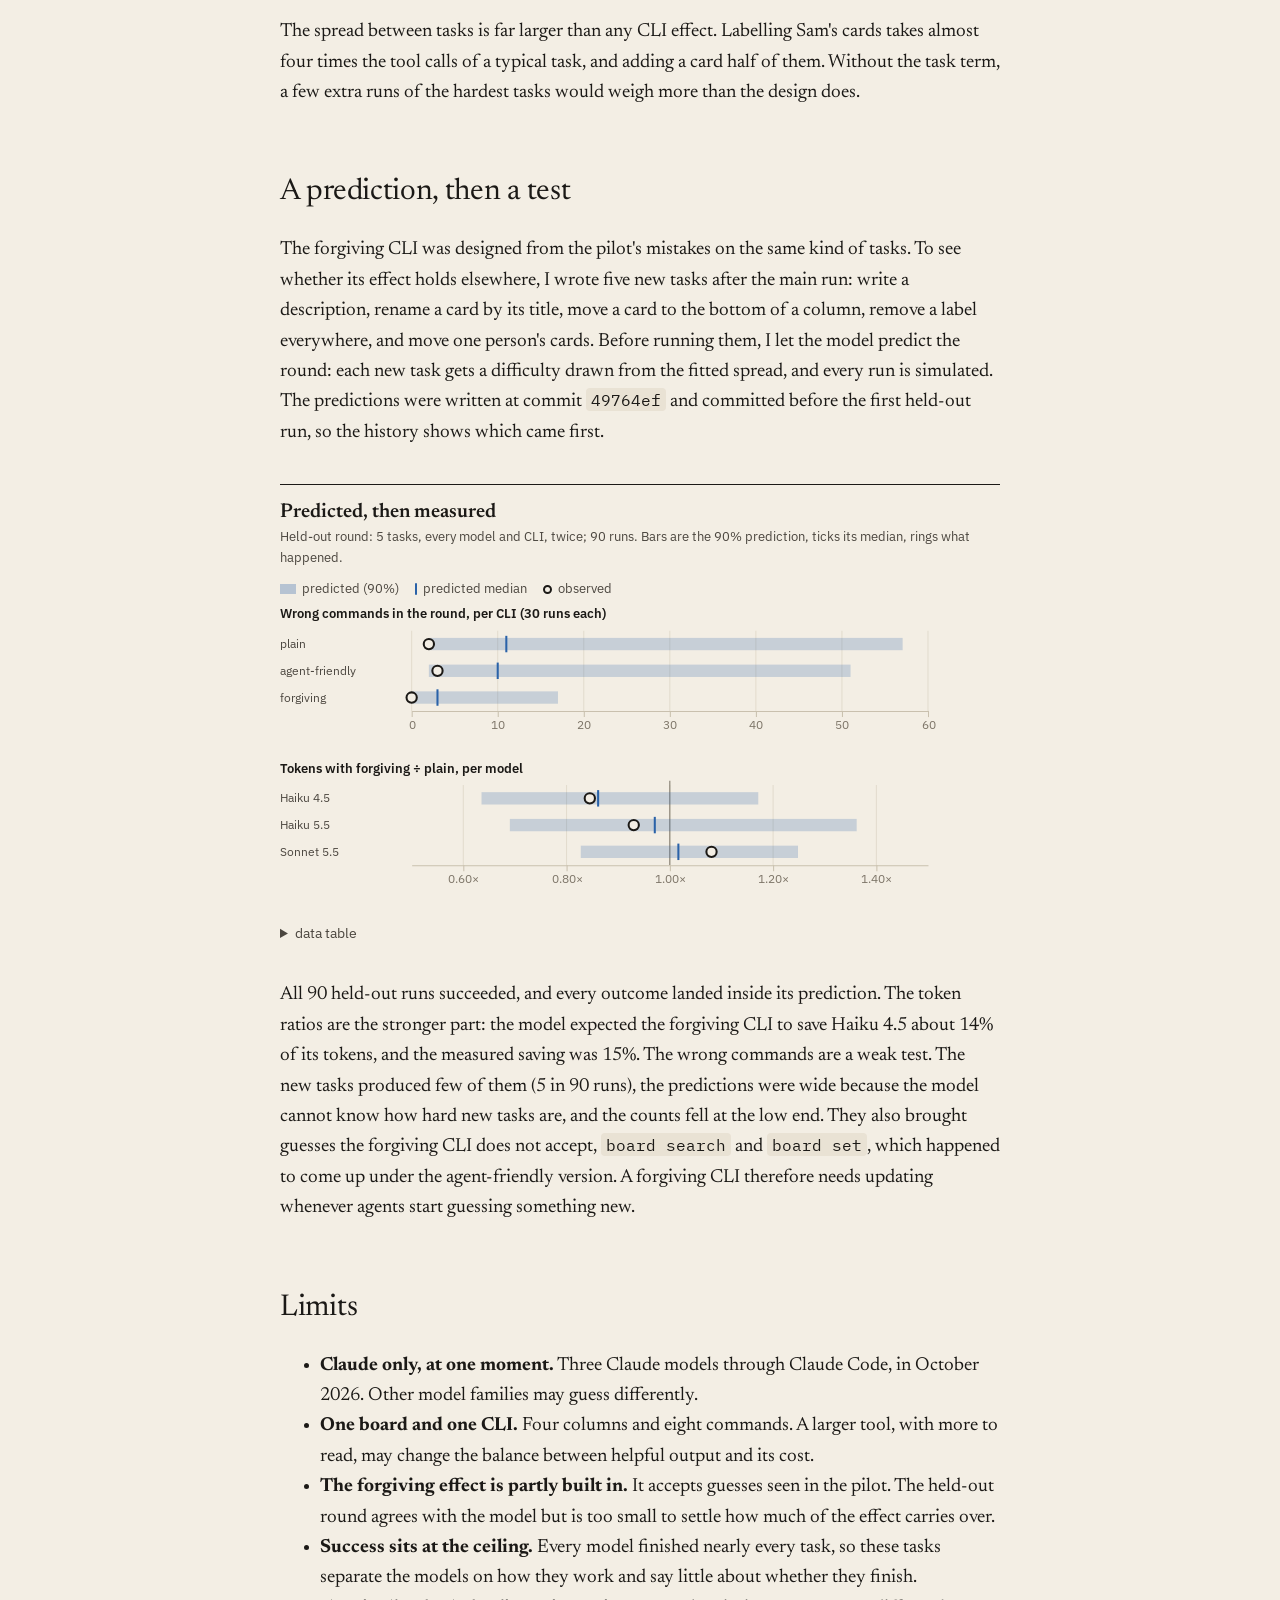
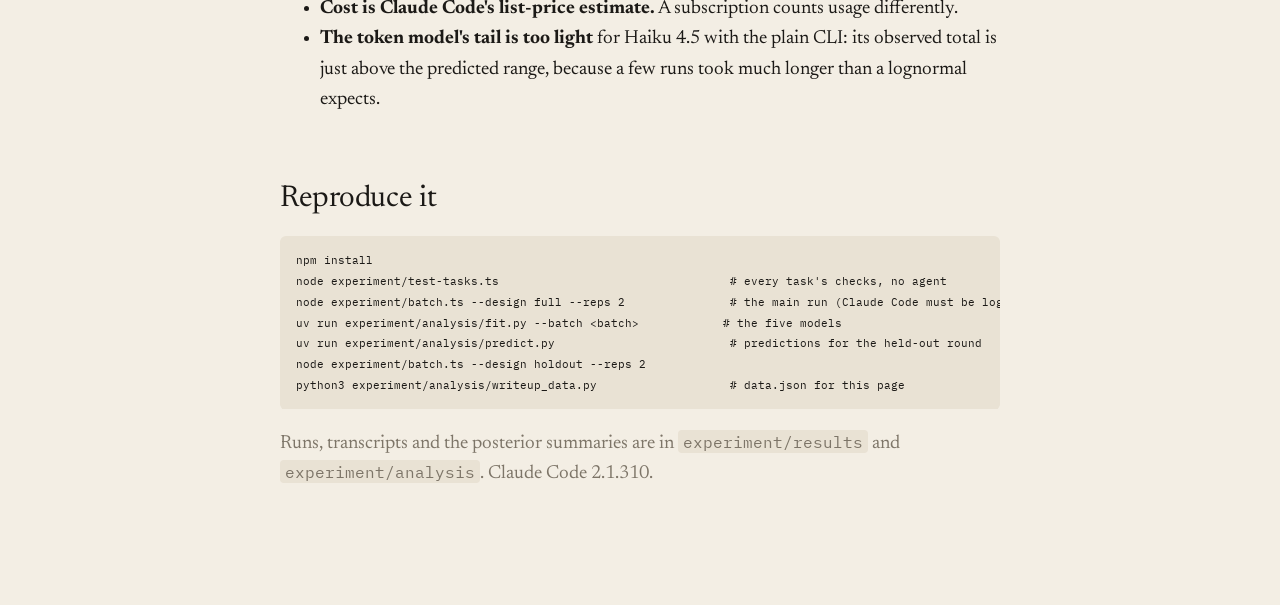
<file: shared-board/writeup/index.html>
<!doctype html>
<html lang="en">
<head>
  <meta charset="utf-8">
  <meta name="viewport" content="width=device-width, initial-scale=1">
  <title>CLI Design for AI Agents</title>
  <meta name="description" content="Three designs of the same command-line tool, three Claude models and 18 tasks on a kanban board: what the design changes about an AI agent's work, measured with a Bayesian model.">
  <link rel="stylesheet" href="style.css">
  <link rel="stylesheet" href="extra.css">
</head>
<body>
<button id="theme" type="button" aria-label="Toggle light or dark theme">theme</button>
<main>
  <div class="kicker">Shared Board · write-up 01</div>
  <h1>How CLI design changes an AI agent's work</h1>
  <p class="lede">I gave Claude models a kanban board they could only use through a command-line tool, and measured what three designs of that tool change. The agents almost always finished the task. How many wrong commands they typed on the way depended on the design, and so did the cost: the most helpful output made the strongest model more expensive.</p>

  <div class="tiles">
    <div class="tile">
      <div class="label">Wrong commands, forgiving CLI</div>
      <div class="value"><span data-fill="err-f-all">–</span> × plain</div>
      <div class="note">90% interval <span data-fill="err-f-all-lo">–</span> to <span data-fill="err-f-all-hi">–</span></div>
    </div>
    <div class="tile">
      <div class="label">Sonnet's cost, agent-friendly CLI</div>
      <div class="value"><span data-fill="cost-a-sonnet-pct">–</span></div>
      <div class="note">compared with plain; 90% interval <span data-fill="cost-a-sonnet-lo">–</span> to <span data-fill="cost-a-sonnet-hi">–</span></div>
    </div>
    <div class="tile">
      <div class="label">Cost per 1000 typical tasks</div>
      <div class="value">$<span data-fill="cost-haiku-plain">–</span></div>
      <div class="note">Haiku 5.5, against $<span data-fill="cost-sonnet-plain">–</span> for Sonnet 5.5</div>
    </div>
  </div>

  <h2>The setup</h2>
  <p>The board is a small web app. People use it in the browser; an agent uses it through a command-line tool called <code>board</code>. Both talk to the same server, so when the agent moves a card, the page shows it moving. Cards the agent changed last get an orange edge.</p>
  <figure class="shot">
    <img src="board.webp" width="1300" height="520" alt="The board in the browser: four columns (Backlog, Todo, In progress, Done) with cards. Four cards have an orange edge and the word agent, because the agent moved or labelled them from the command line.">
    <figcaption>The demo board after four changes made through the CLI.</figcaption>
  </figure>
  <p>One run of the experiment starts a fresh board, gives one task to Claude Code running headless, and waits until the agent stops. The agent has one tool, Bash, and may only run <code>board</code>; anything else is refused. A script then compares the final board with the board the task asks for, so a person never judges a run. Every run records whether it succeeded, the agent's tool calls, how many of them failed, and the tokens used.</p>
  <p>Three Claude models took part: Haiku 4.5, the oldest and smallest still available; Haiku 5.5; and Sonnet 5.5. The idea of a board with a GUI for people and a CLI for agents is not mine: William Casarin's <a href="https://github.com/damus-io/notedeck/tree/master/crates/notedeck_headway">Headway</a> works the same way. What I wanted to know is how the design of the agent's side changes its work.</p>

  <h2>Three versions of one CLI</h2>
  <p>All three versions have the same commands. They differ in what they print and in what they accept. Here is the same mistake in each: the task is to add a label to card 5, and the agent overlooks that <code>label</code> replaces all labels.</p>
<pre><code>plain                      agent-friendly and forgiving
$ board label 5 urgent     $ board label 5 urgent
ok                         labels of #5 "Login form accepts an empty password" are now: urgent</code></pre>
  <dl class="model">
    <dt>Plain</dt>
    <dd>A terse, ordinary CLI: short tables, <code>ok</code> after a change, bare errors such as <code>error: no-such-card</code>, and a help text that lists the commands.</dd>
    <dt>Agent-friendly</dt>
    <dd>The same commands with more words around them. The help gives exact rules and examples (positions count from 1, <code>label</code> replaces all labels, <code>doing</code> is the id of In progress), a change reports what it did, and an error says what to do next.</dd>
    <dt>Forgiving</dt>
    <dd>Agent-friendly output, and it also accepts what agents guessed in the pilot: <code>board list</code> for <code>board show</code>, <code>board show 9</code> for card 9, and column names such as "in progress". Because I designed it from the pilot's mistakes, part of its advantage is built in. The prediction test at the end is there to check how much of it carries over to tasks it was not designed for.</dd>
  </dl>

  <h2>The tasks</h2>
  <p>There are <span data-fill="main-tasks">–</span> tasks on two boards. Twelve use a board of 15 cards, from easy ("move every bug in Todo to In progress") to tasks with a trap: put a card in second place, add a label while keeping the others, or move card #42, which does not exist, so the right answer is to change nothing. Six use a board of 44 cards and need a lot of reading, because the answer is in the descriptions: sort Todo by the priority written in each card, label every card assigned to Sam, or move blocked cards back to Todo when their blocker is not done.</p>
  <p>Every task has a reference solution. A test runs each solution through the real CLI and checks that it passes, and that doing nothing fails. That caught one mistake in my own checks before any agent ran.</p>

  <h2>How the experiment changed on the way</h2>
  <p>The first plan measured success. In a pilot of <span data-fill="pilot-runs">–</span> runs on the twelve small tasks, all <span data-fill="pilot-passed">–</span> succeeded, on both models and both CLI versions I had then. The agents read the help first and looked before they acted, so the traps never caught them. What the pilot did show was wrong commands on the way: <code>board show 9</code> to see card 9, and <code>board list</code>, which does not exist. Success could not tell the designs apart, but the number of detours could, and detours cost tokens. So the experiment moved to three outcomes: wrong commands, tool calls and tokens, with success kept as a fourth.</p>
  <p>The first full round had a flaw of mine. Some agents wrote shell loops (<code>for i in 17 24 35 41; do board archive $i; done</code>). The permission rule allows commands that start with <code>board</code>, so it refused the loops, and <span data-fill="round1-failed">–</span> of <span data-fill="round1-runs">–</span> runs failed although the agent had found exactly the right cards. I added one sentence to the agent's instructions, the same for every version: loops are refused, run one command at a time or chain them with <code>&amp;&amp;</code>. Because that changes the instructions, I left that round out of the analysis and ran the experiment again.</p>
  <p>The main run: every task with every model and every CLI, twice, <span data-fill="main-runs">–</span> runs in 16 minutes and <span data-fill="main-tokens">–</span> million tokens, most of them cached. <span data-fill="main-passed">–</span> succeeded. Both failures came from Haiku 4.5, which missed a card in one task and moved one card too many in another.</p>

  <h2>What went wrong on the way</h2>
  <p>A wrong command is a tool call that failed: the CLI refused it, or the permission rule did. Most of them are guesses at commands that do not exist.</p>
  <figure>
    <h4>Wrong commands in the main run, by kind</h4>
    <p class="sub">Totals over <span data-fill="cell-runs-cli">–</span> runs per CLI version (three models, 18 tasks, twice).</p>
    <div id="table-kinds"></div>
    <figcaption>"A card that does not exist" is the missing-card task doing its job: every run of it tries card #42 once.</figcaption>
  </figure>
  <p>Two rows deserve a closer look. <code>--position 0</code> only happened with the plain CLI. Its help says <code>--position N</code> and nothing more, so agents guessed that counting starts at 0; the other versions say it starts at 1, and nobody made that mistake there. That effect is not built into the design.</p>
  <p>The <code>#id</code> row is a mistake in my own help text. The agent-friendly help says card ids can be written as <code>12</code> or <code>#12</code>. In a shell, <code>#</code> starts a comment, so <code>board card #12</code> reaches the CLI as <code>board card</code>. The two versions that show that sentence account for most of these errors. Advice that is correct for the program can be wrong for the shell the agent types it into.</p>

  <h2>The model</h2>
  <p>The raw counts point one way, but the tasks differ a lot. Sorting Todo by priority takes twenty commands; adding a card takes two. An average over all runs would mostly measure the hard tasks. So each outcome gets a hierarchical model that estimates task difficulty separately and measures the CLI's effect within tasks.</p>
  <p>For every run, the model computes one number, η, on a scale where effects can be added:</p>
<p class="formula">η = θ[model, CLI] + u[task] + w[task, CLI]</p>
  <dl class="model">
    <dt>θ[model, CLI]</dt>
    <dd>The level for one model with one CLI version on a typical task. Nine values, one per combination, each with the same wide prior.</dd>
    <dt>u[task]</dt>
    <dd>How much harder or easier a task is than the typical one. The tasks share a spread, σ<sub>task</sub>, which the model estimates too, so the tasks inform each other.</dd>
    <dt>w[task, CLI]</dt>
    <dd>How far a CLI's effect on one task differs from its effect on the typical task, with its own spread. The missing-card task, for example, produces its error under every version.</dd>
  </dl>
  <p>How η becomes a prediction depends on the outcome. For counts (wrong commands, tool calls), exp(η) is the expected count, and a negative binomial distribution adds the run-to-run variation. For tokens and list-price cost, exp(η) is the typical value and a lognormal spread, separate per model, sits around it. For success, η is the log-odds. A CLI's effect is then exp(θ[model, forgiving] − θ[model, plain]): the task terms are the same for both versions and drop out. A value of 0.3 means 70% fewer.</p>
  <p>All five models were fitted with PyMC: 4 chains of 1000 draws each, no divergences except one in the success model, and R̂ at most <span data-fill="rhat">–</span>.</p>

  <h2>Results</h2>
  <figure>
    <h4>What each CLI version changes, compared with plain</h4>
    <p class="sub">Ratio to the plain CLI on a typical task; dots are posterior means, lines 90% intervals. Left of the line is less.</p>
    <div class="keys">
      <span><i class="key-dot agent"></i>agent-friendly</span>
      <span><i class="key-dot forgiving"></i>forgiving</span>
      <span><i class="key-line"></i>same as plain</span>
    </div>
    <div class="chart" id="chart-effects"></div>
    <figcaption>"All models" averages the log-ratio over the three models.</figcaption>
  </figure>
  <p><strong>Wrong commands.</strong> The forgiving CLI brings them down to <span data-fill="err-f-all">–</span> times plain (90% interval <span data-fill="err-f-all-lo">–</span> to <span data-fill="err-f-all-hi">–</span>), and it does so for every model; the probability that it lowers them is at least <span data-fill="err-f-pmin">–</span> for each. The agent-friendly CLI alone barely changes the count (<span data-fill="err-a-all">–</span>, interval <span data-fill="err-a-all-lo">–</span> to <span data-fill="err-a-all-hi">–</span>). Clearer help text does little against guessed commands, while accepting the guesses removes most of them.</p>
  <p><strong>Tool calls.</strong> Both richer versions save calls, <span data-fill="calls-a-all-pct">–</span> and <span data-fill="calls-f-all-pct">–</span> over all models, most of all for Haiku 4.5. The help text answers questions the agent would otherwise answer by trying.</p>
  <p><strong>Tokens and cost.</strong> Here the models part ways. For Haiku 4.5 the richer versions use fewer tokens (<span data-fill="tok-f-h45-pct">–</span> with forgiving). For Sonnet they cost more: <span data-fill="cost-a-sonnet-pct">–</span> with agent-friendly and <span data-fill="cost-f-sonnet-pct">–</span> with forgiving, at list price. Sonnet already finishes a typical task in about three commands, so there is little to save, and the longer help and confirmations stay in its context for the rest of the run. More helpful output pays off for a weak model and is overhead for a strong one.</p>
  <figure>
    <h4>Cost per 1000 typical tasks</h4>
    <p class="sub">Claude Code's list-price estimate; posterior mean and 90% interval. Logarithmic axis.</p>
    <div class="chart" id="chart-cost"></div>
  </figure>
  <p>The choice of model matters far more than the CLI. Haiku 5.5 does a typical task for about a tenth of Sonnet's cost, and the old Haiku 4.5 is the most expensive of the three: it needs more turns and more tokens. Success was high everywhere: no combination has a lower 90% bound below <span data-fill="success-min">–</span>, and with two failures in 324 runs the model cannot rank them.</p>

  <h2>Task difficulty</h2>
  <figure>
    <h4>Tool calls per task, compared with a typical task</h4>
    <p class="sub">exp(u[task]) from the tool-call model, with 90% intervals. Logarithmic axis.</p>
    <div class="chart" id="chart-tasks"></div>
  </figure>
  <p>The spread between tasks is far larger than any CLI effect. Labelling Sam's cards takes almost four times the tool calls of a typical task, and adding a card half of them. Without the task term, a few extra runs of the hardest tasks would weigh more than the design does.</p>

  <h2>A prediction, then a test</h2>
  <p>The forgiving CLI was designed from the pilot's mistakes on the same kind of tasks. To see whether its effect holds elsewhere, I wrote five new tasks after the main run: write a description, rename a card by its title, move a card to the bottom of a column, remove a label everywhere, and move one person's cards. Before running them, I let the model predict the round: each new task gets a difficulty drawn from the fitted spread, and every run is simulated. The predictions were written at commit <code data-fill="pred-commit">–</code> and committed before the first held-out run, so the history shows which came first.</p>
  <figure>
    <h4>Predicted, then measured</h4>
    <p class="sub">Held-out round: 5 tasks, every model and CLI, twice; 90 runs. Bars are the 90% prediction, ticks its median, rings what happened.</p>
    <div class="keys">
      <span><i class="key-band"></i>predicted (90%)</span>
      <span><i class="key-tick"></i>predicted median</span>
      <span><i class="key-obs"></i>observed</span>
    </div>
    <div class="chart" id="chart-prediction"></div>
  </figure>
  <p>All <span data-fill="ho-runs">–</span> held-out runs succeeded, and every outcome landed inside its prediction. The token ratios are the stronger part: the model expected the forgiving CLI to save Haiku 4.5 about <span data-fill="ho-h45-pred">–</span> of its tokens, and the measured saving was <span data-fill="ho-h45-obs">–</span>. The wrong commands are a weak test. The new tasks produced few of them (<span data-fill="ho-err-total">–</span> in 90 runs), the predictions were wide because the model cannot know how hard new tasks are, and the counts fell at the low end. They also brought guesses the forgiving CLI does not accept, <code>board search</code> and <code>board set</code>, which happened to come up under the agent-friendly version. A forgiving CLI therefore needs updating whenever agents start guessing something new.</p>

  <h2>Limits</h2>
  <ul>
    <li><strong>Claude only, at one moment.</strong> Three Claude models through Claude Code, in October 2026. Other model families may guess differently.</li>
    <li><strong>One board and one CLI.</strong> Four columns and eight commands. A larger tool, with more to read, may change the balance between helpful output and its cost.</li>
    <li><strong>The forgiving effect is partly built in.</strong> It accepts guesses seen in the pilot. The held-out round agrees with the model but is too small to settle how much of the effect carries over.</li>
    <li><strong>Success sits at the ceiling.</strong> Every model finished nearly every task, so these tasks separate the models on how they work and say little about whether they finish.</li>
    <li><strong>Cost is Claude Code's list-price estimate.</strong> A subscription counts usage differently.</li>
    <li><strong>The token model's tail is too light</strong> for Haiku 4.5 with the plain CLI: its observed total is just above the predicted range, because a few runs took much longer than a lognormal expects.</li>
  </ul>

  <h2>Reproduce it</h2>
<pre><code>npm install
node experiment/test-tasks.ts                                 # every task's checks, no agent
node experiment/batch.ts --design full --reps 2               # the main run (Claude Code must be logged in)
uv run experiment/analysis/fit.py --batch &lt;batch&gt;            # the five models
uv run experiment/analysis/predict.py                         # predictions for the held-out round
node experiment/batch.ts --design holdout --reps 2
python3 experiment/analysis/writeup_data.py                   # data.json for this page</code></pre>
  <p class="dim">Runs, transcripts and the posterior summaries are in <code>experiment/results</code> and <code>experiment/analysis</code>. Claude Code <span data-fill="cc-version">2.1.310</span>.</p>
</main>
<script src="vendor/d3.min.js"></script>
<script src="charts.js"></script>
</body>
</html>
</file>
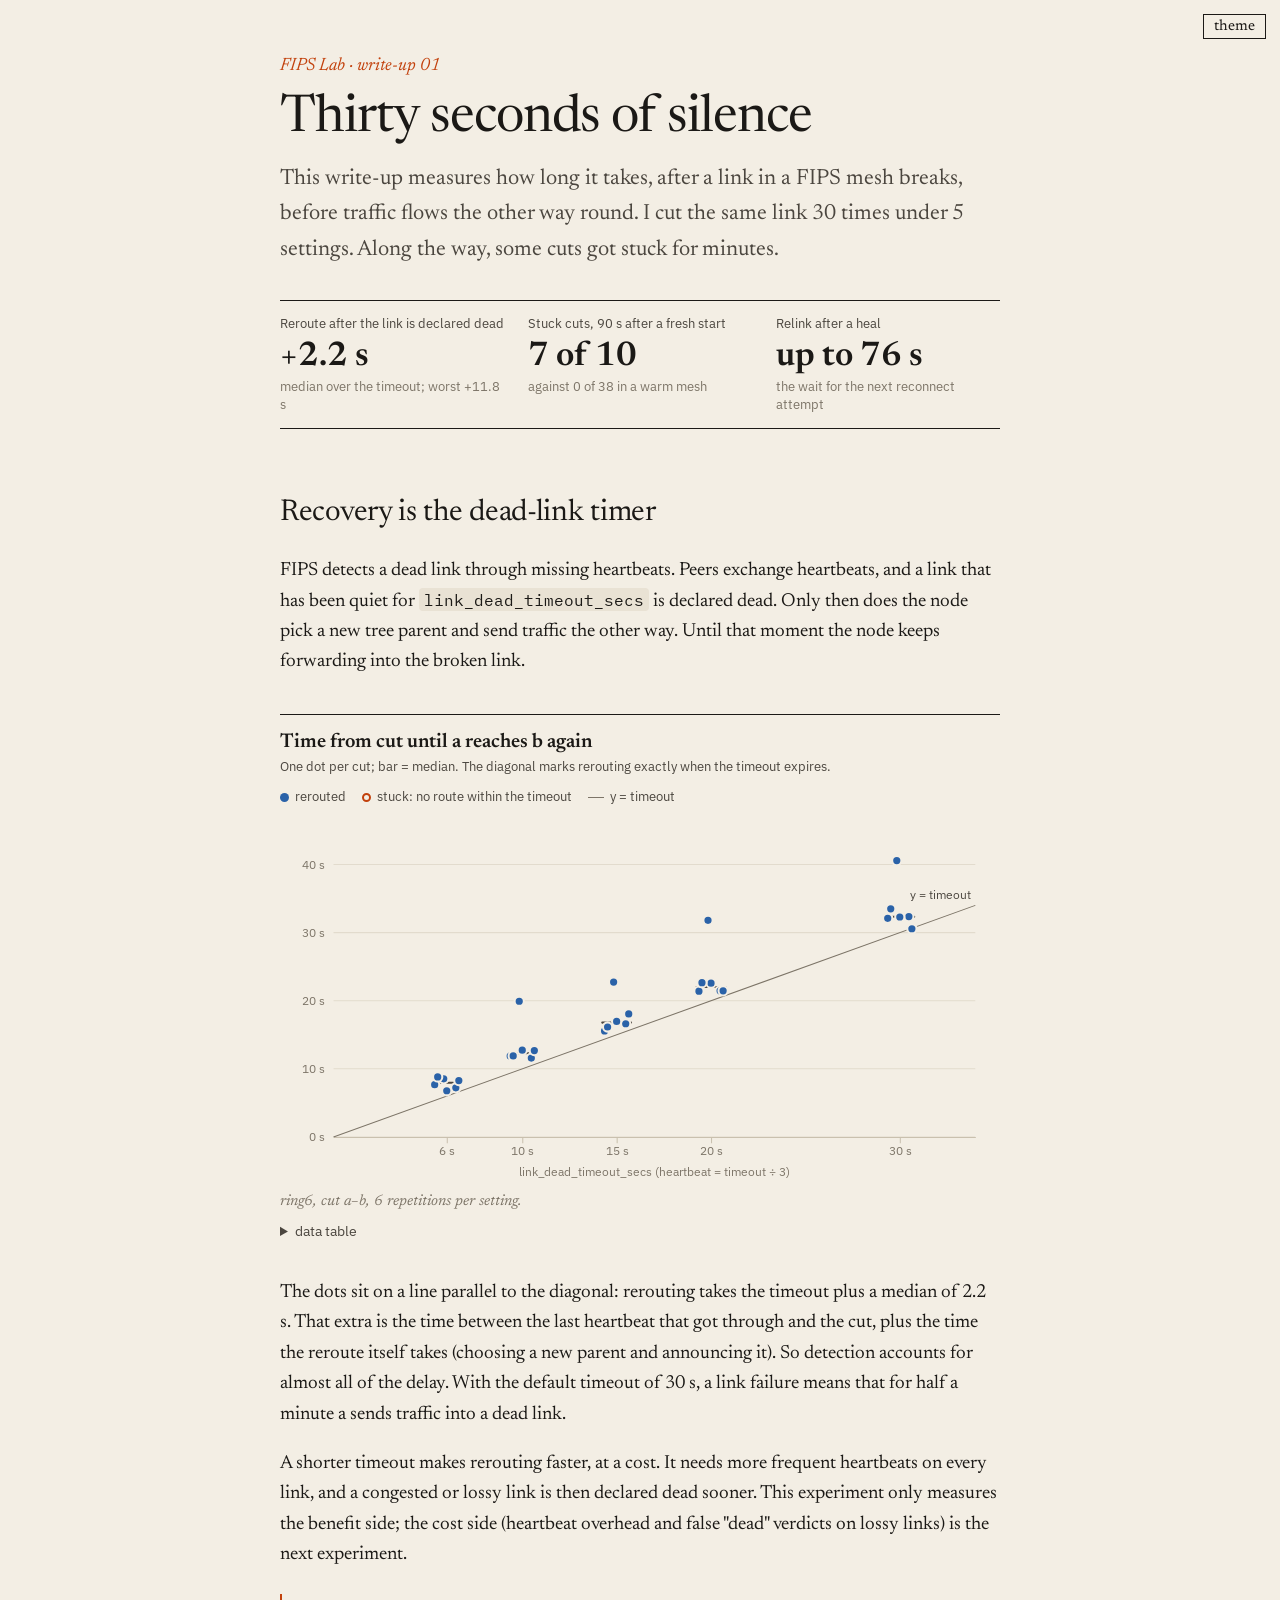
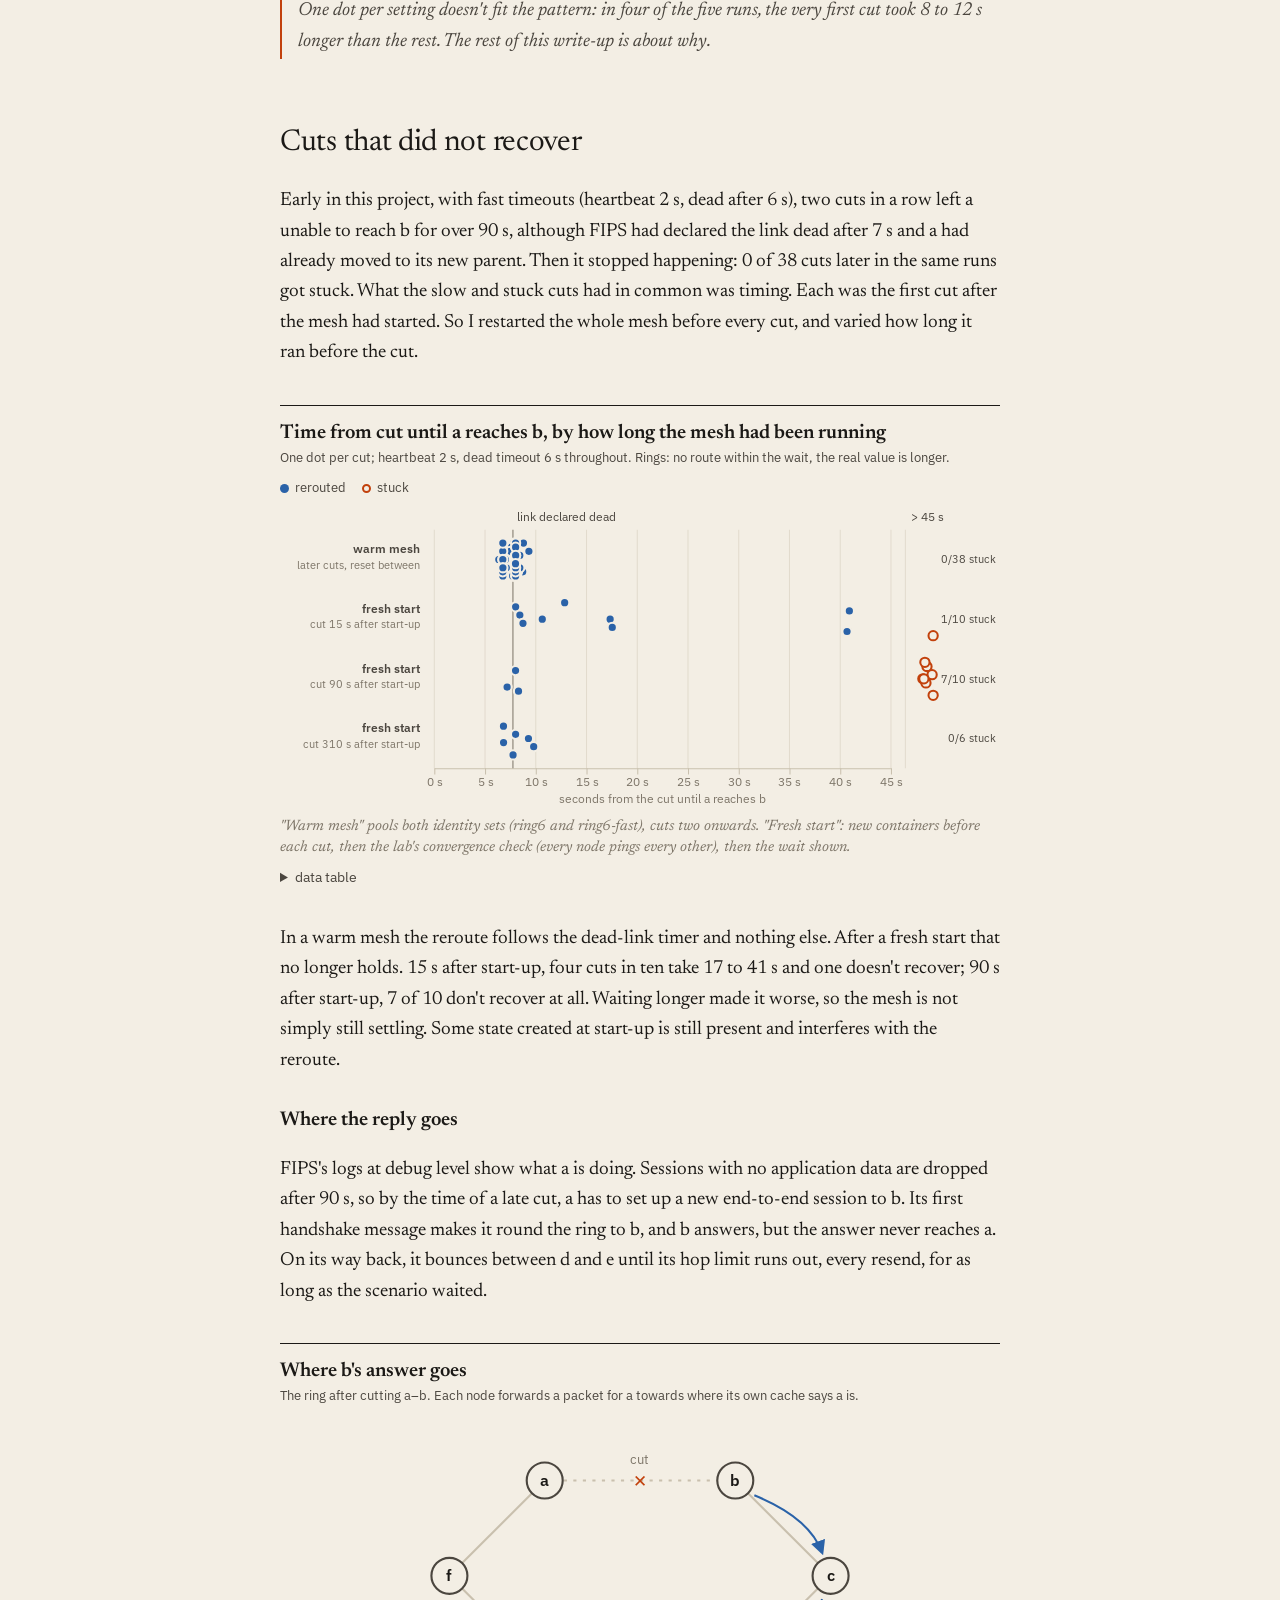
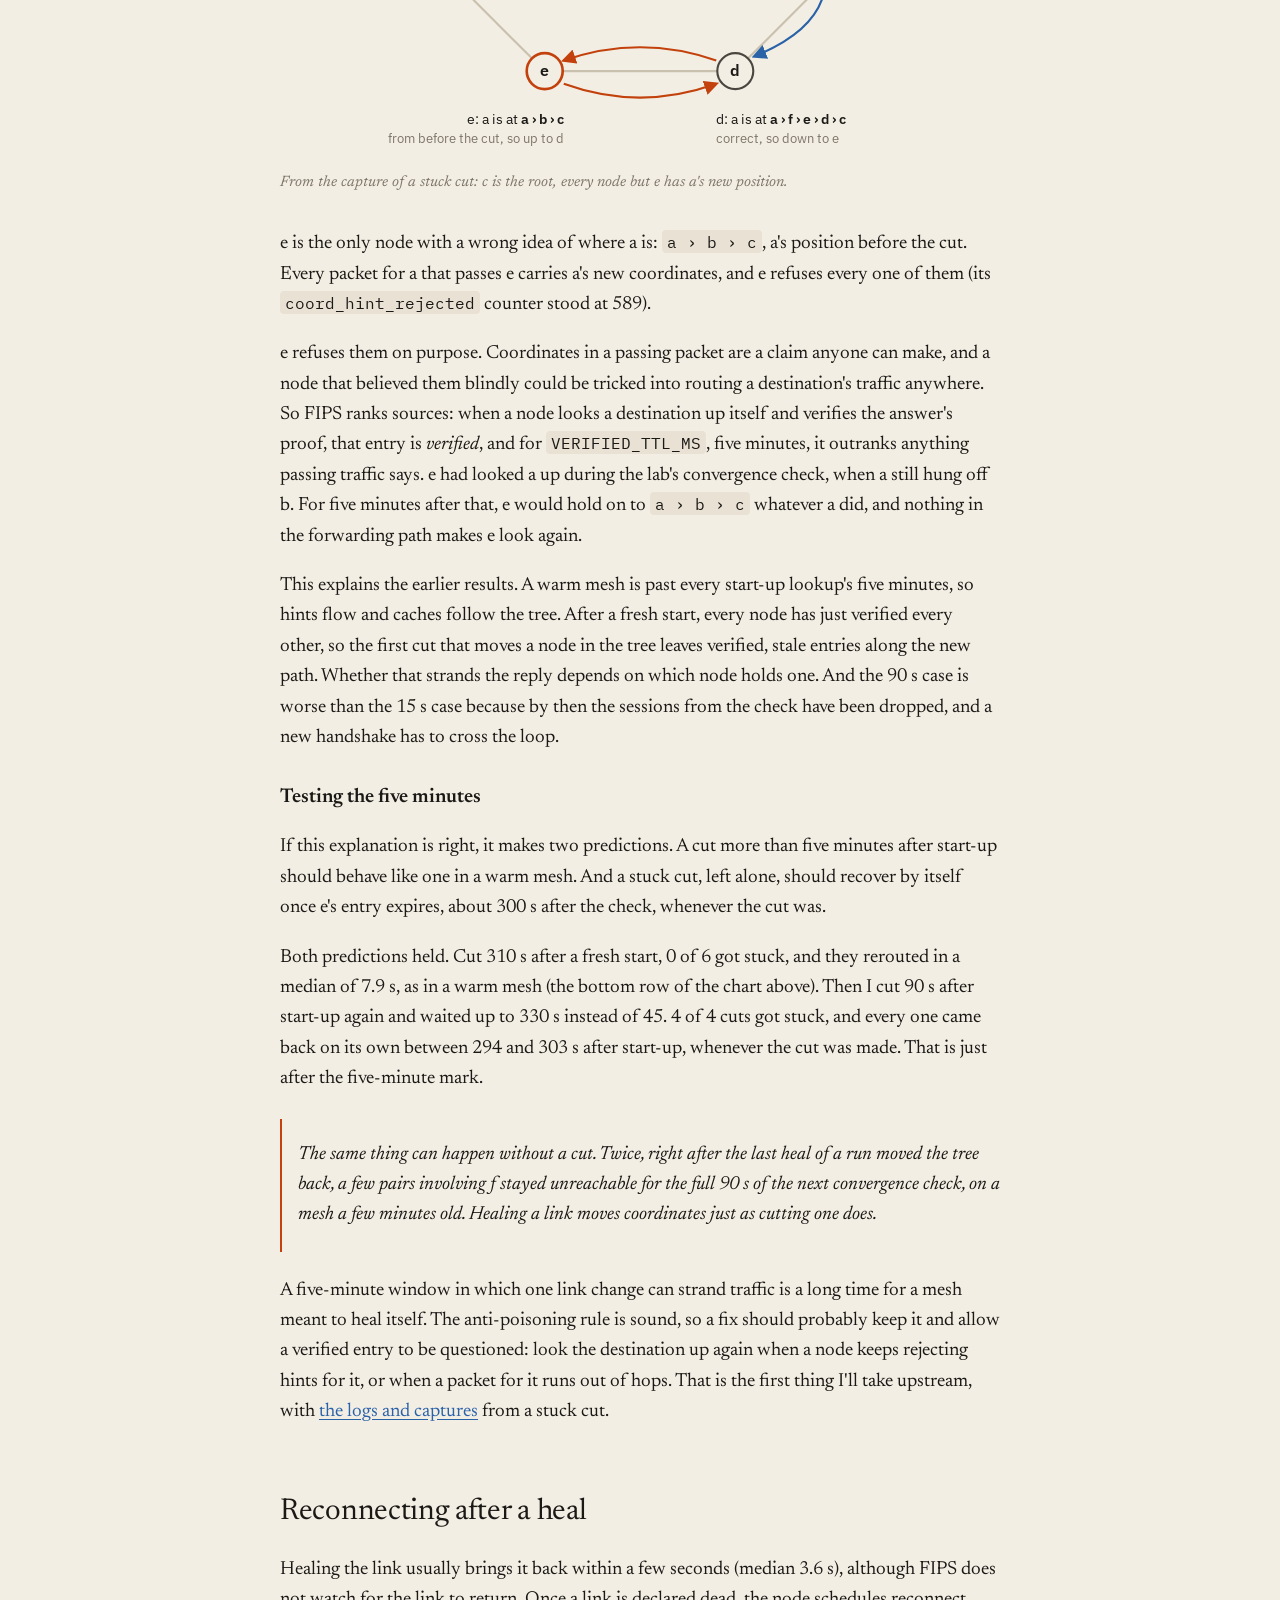
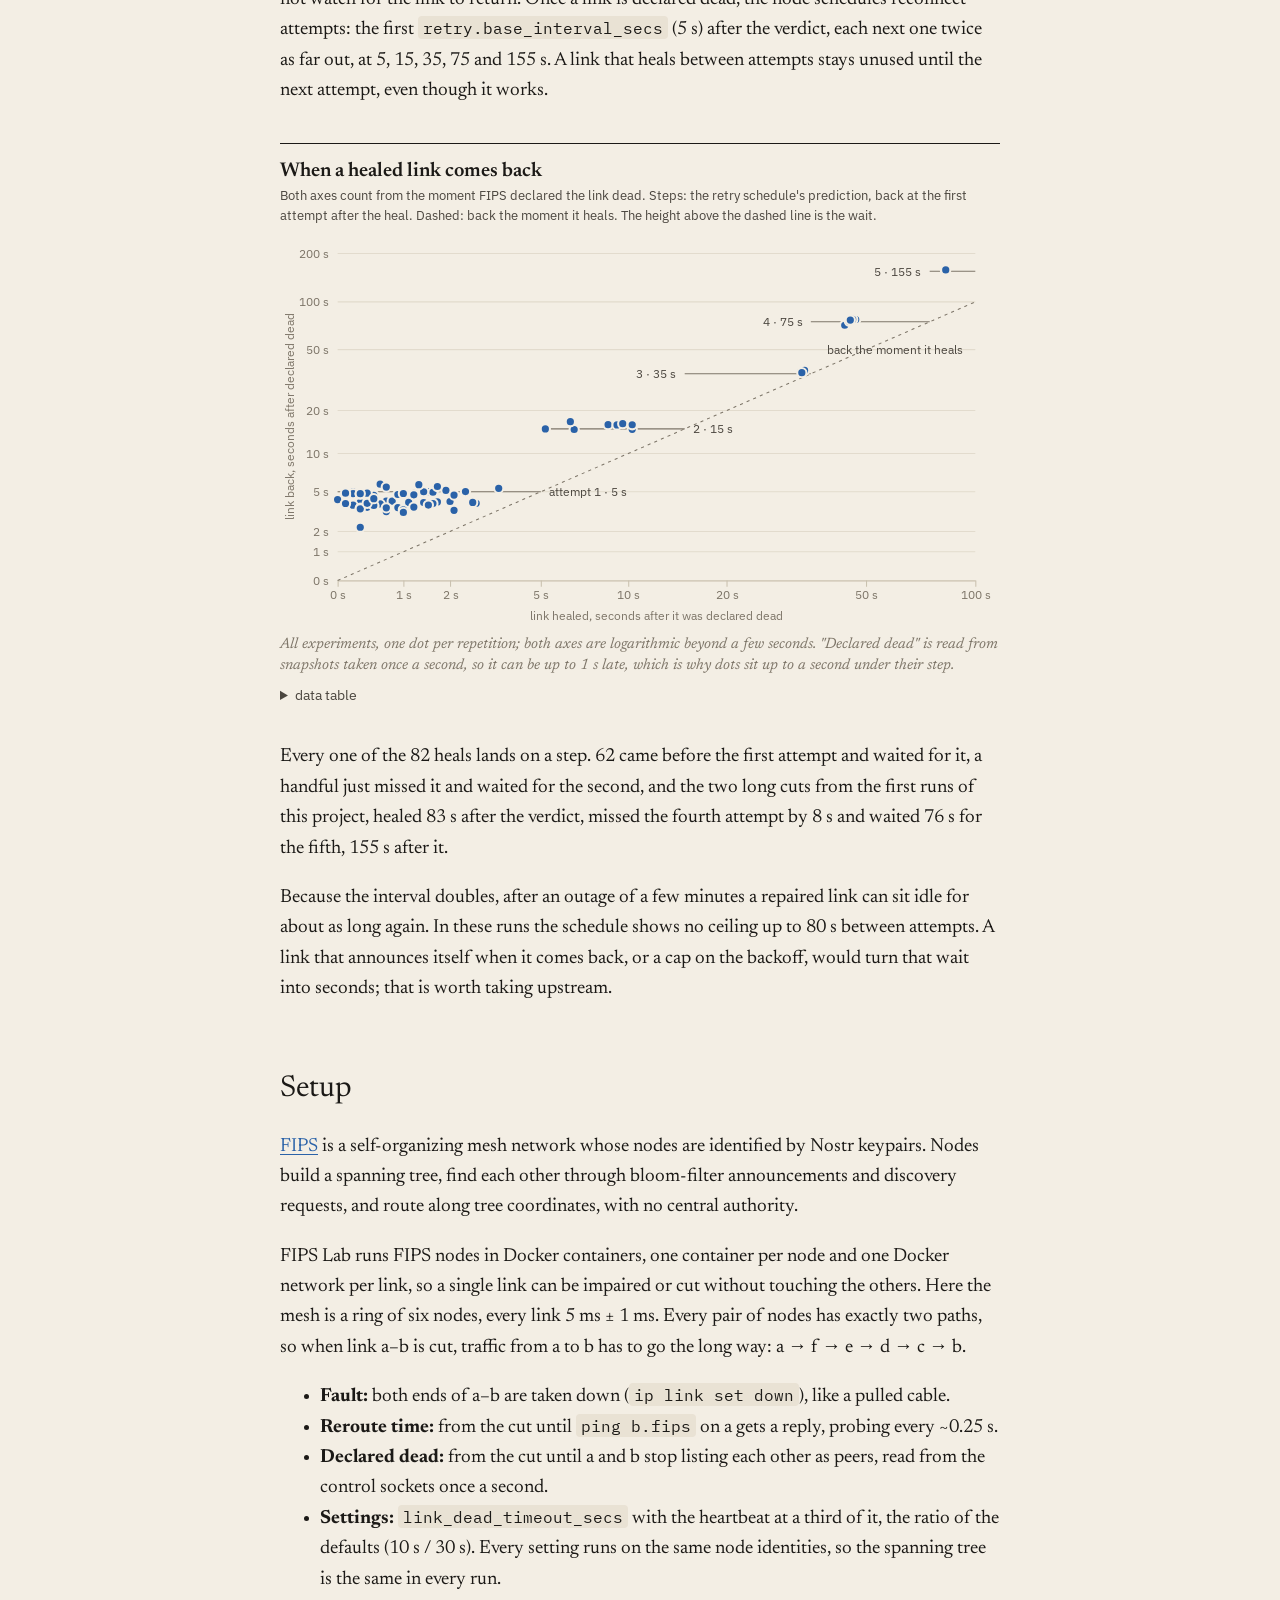
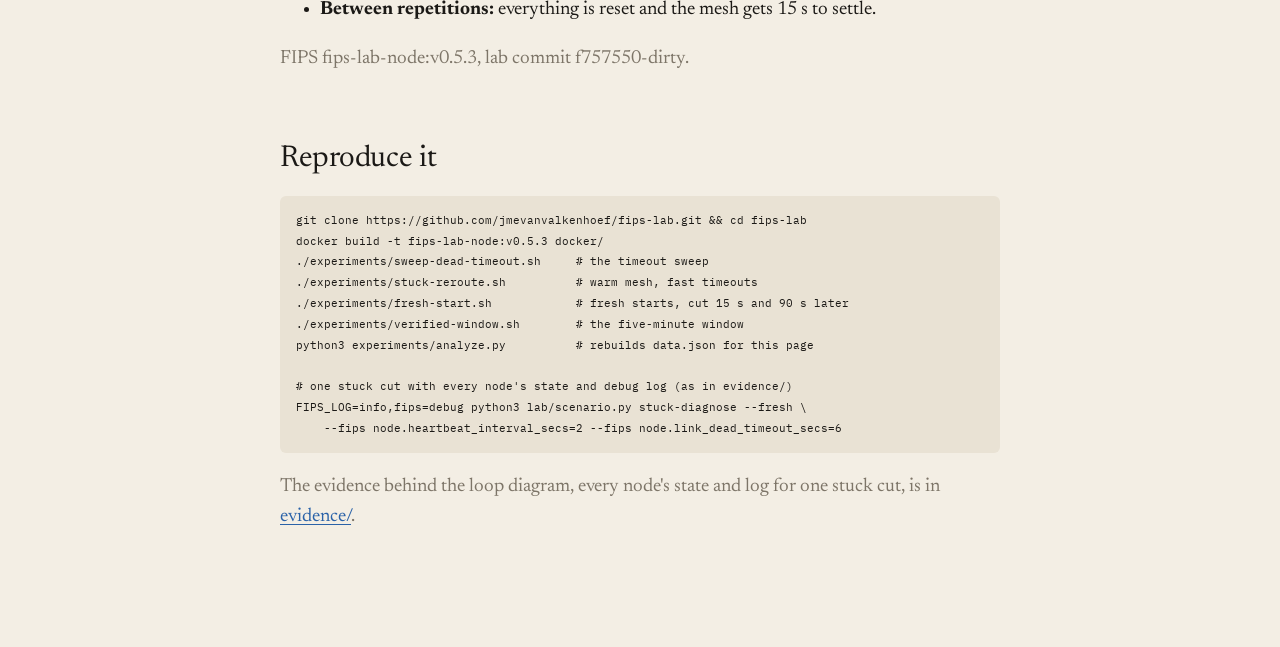
<file: fips-lab/experiments/writeups/01-reroute/index.html>
<!doctype html>
<html lang="en">
<head>
  <meta charset="utf-8">
  <meta name="viewport" content="width=device-width, initial-scale=1">
  <title>Thirty Seconds of Silence</title>
  <meta name="description" content="How fast does a FIPS mesh route around a broken link? Measured in a Docker lab.">
  <link rel="stylesheet" href="style.css">
</head>
<body>
<button id="theme" type="button" aria-label="Toggle light or dark theme">theme</button>
<main>
  <div class="kicker">FIPS Lab · write-up 01</div>
  <h1>Thirty seconds of silence</h1>
  <p class="lede">This write-up measures how long it takes, after a link in a FIPS mesh breaks, before traffic flows the other way round. I cut the same link <span data-fill="sweep-n">–</span> times under <span data-fill="sweep-settings">–</span> settings. Along the way, some cuts got stuck for minutes.</p>

  <div class="tiles">
    <div class="tile">
      <div class="label">Reroute after the link is declared dead</div>
      <div class="value">+<span data-fill="over-median">–</span> s</div>
      <div class="note">median over the timeout; worst +<span data-fill="over-max">–</span> s</div>
    </div>
    <div class="tile">
      <div class="label">Stuck cuts, 90 s after a fresh start</div>
      <div class="value"><span data-fill="fresh-90-k">–</span> of <span data-fill="fresh-90-n">–</span></div>
      <div class="note">against <span data-fill="warm-k">–</span> of <span data-fill="warm-n">–</span> in a warm mesh</div>
    </div>
    <div class="tile">
      <div class="label">Relink after a heal</div>
      <div class="value">up to <span data-fill="relink-max">–</span> s</div>
      <div class="note">the wait for the next reconnect attempt</div>
    </div>
  </div>

  <h2>Recovery is the dead-link timer</h2>
  <p>FIPS detects a dead link through missing heartbeats. Peers exchange heartbeats, and a link that has been quiet for <code>link_dead_timeout_secs</code> is declared dead. Only then does the node pick a new tree parent and send traffic the other way. Until that moment the node keeps forwarding into the broken link.</p>

  <figure>
    <h4>Time from cut until a reaches b again</h4>
    <p class="sub">One dot per cut; bar = median. The diagonal marks rerouting exactly when the timeout expires.</p>
    <div class="keys">
      <span><i class="key-dot"></i>rerouted</span>
      <span><i class="key-ring"></i>stuck: no route within the timeout</span>
      <span><i class="key-line"></i>y = timeout</span>
    </div>
    <div class="chart" id="chart-sweep"></div>
    <figcaption>ring6, cut a–b, 6 repetitions per setting.</figcaption>
  </figure>

  <p>The dots sit on a line parallel to the diagonal: rerouting takes the timeout plus a median of <span data-fill="over-median">–</span> s. That extra is the time between the last heartbeat that got through and the cut, plus the time the reroute itself takes (choosing a new parent and announcing it). So detection accounts for almost all of the delay. With the default timeout of 30 s, a link failure means that for half a minute a sends traffic into a dead link.</p>
  <p>A shorter timeout makes rerouting faster, at a cost. It needs more frequent heartbeats on every link, and a congested or lossy link is then declared dead sooner. This experiment only measures the benefit side; the cost side (heartbeat overhead and false "dead" verdicts on lossy links) is the next experiment.</p>
  <div class="callout">One dot per setting doesn't fit the pattern: in four of the five runs, the very first cut took 8 to 12 s longer than the rest. The rest of this write-up is about why.</div>

  <h2>Cuts that did not recover</h2>
  <p>Early in this project, with fast timeouts (heartbeat 2 s, dead after 6 s), two cuts in a row left a unable to reach b for over 90 s, although FIPS had declared the link dead after 7 s and a had already moved to its new parent. Then it stopped happening: <span data-fill="warm-k">–</span> of <span data-fill="warm-n">–</span> cuts later in the same runs got stuck. What the slow and stuck cuts had in common was timing. Each was the first cut after the mesh had started. So I restarted the whole mesh before every cut, and varied how long it ran before the cut.</p>

  <figure>
    <h4>Time from cut until a reaches b, by how long the mesh had been running</h4>
    <p class="sub">One dot per cut; heartbeat 2 s, dead timeout 6 s throughout. Rings: no route within the wait, the real value is longer.</p>
    <div class="keys">
      <span><i class="key-dot"></i>rerouted</span>
      <span><i class="key-ring"></i>stuck</span>
    </div>
    <div class="chart" id="chart-conditions"></div>
    <figcaption>"Warm mesh" pools both identity sets (ring6 and ring6-fast), cuts two onwards. "Fresh start": new containers before each cut, then the lab's convergence check (every node pings every other), then the wait shown.</figcaption>
  </figure>

  <p>In a warm mesh the reroute follows the dead-link timer and nothing else. After a fresh start that no longer holds. 15 s after start-up, four cuts in ten take 17 to 41 s and one doesn't recover; 90 s after start-up, <span data-fill="fresh-90-k">–</span> of <span data-fill="fresh-90-n">–</span> don't recover at all. Waiting longer made it worse, so the mesh is not simply still settling. Some state created at start-up is still present and interferes with the reroute.</p>

  <h3>Where the reply goes</h3>
  <p>FIPS's logs at debug level show what a is doing. Sessions with no application data are dropped after 90 s, so by the time of a late cut, a has to set up a new end-to-end session to b. Its first handshake message makes it round the ring to b, and b answers, but the answer never reaches a. On its way back, it bounces between d and e until its hop limit runs out, every resend, for as long as the scenario waited.</p>

  <figure>
    <h4>Where b's answer goes</h4>
    <p class="sub">The ring after cutting a–b. Each node forwards a packet for a towards where its own cache says a is.</p>
    <svg class="diagram" viewBox="0 0 680 330" role="img" aria-label="Ring of six nodes. Link a to b is cut. b's reply travels to c and d; d sends it down to e, e sends it back up to d, in a loop.">
      <defs>
        <marker id="arrow" viewBox="0 0 10 10" refX="8" refY="5" markerWidth="7" markerHeight="7" orient="auto-start-reverse">
          <path d="M0,0 L10,5 L0,10 z" class="arrowhead"/>
        </marker>
        <marker id="arrow-loop" viewBox="0 0 10 10" refX="8" refY="5" markerWidth="7" markerHeight="7" orient="auto-start-reverse">
          <path d="M0,0 L10,5 L0,10 z" class="arrowhead loop"/>
        </marker>
      </defs>
      <g transform="translate(130,0)">
      <line class="edge" x1="300" y1="60" x2="390" y2="150"/>
      <line class="edge" x1="390" y1="150" x2="300" y2="240"/>
      <line class="edge" x1="300" y1="240" x2="120" y2="240"/>
      <line class="edge" x1="120" y1="240" x2="30" y2="150"/>
      <line class="edge" x1="30" y1="150" x2="120" y2="60"/>
      <line class="edge-cut" x1="120" y1="60" x2="300" y2="60"/>
      <text class="cut-mark" x="210" y="66" text-anchor="middle">✕</text>
      <text class="d-note" x="210" y="44" text-anchor="middle">cut</text>
      <path class="flow" d="M318,74 Q370,95 382,128" marker-end="url(#arrow)"/>
      <path class="flow" d="M382,172 Q370,205 318,226" marker-end="url(#arrow)"/>
      <path class="flow loop" d="M282,230 Q210,205 138,230" marker-end="url(#arrow-loop)"/>
      <path class="flow loop" d="M138,252 Q210,278 282,252" marker-end="url(#arrow-loop)"/>
      <g class="node"><circle cx="120" cy="60" r="17"/><text x="120" y="65">a</text></g>
      <g class="node"><circle cx="300" cy="60" r="17"/><text x="300" y="65">b</text></g>
      <g class="node"><circle cx="390" cy="150" r="17"/><text x="390" y="155">c</text></g>
      <g class="node"><circle cx="300" cy="240" r="17"/><text x="300" y="245">d</text></g>
      <g class="node stale"><circle cx="120" cy="240" r="17"/><text x="120" y="245">e</text></g>
      <g class="node"><circle cx="30" cy="150" r="17"/><text x="30" y="155">f</text></g>
      <text class="d-label" x="282" y="290">d: a is at <tspan class="mono">a › f › e › d › c</tspan></text>
      <text class="d-note" x="282" y="308">correct, so down to e</text>
      <text class="d-label" x="138" y="290" text-anchor="end">e: a is at <tspan class="mono">a › b › c</tspan></text>
      <text class="d-note" x="138" y="308" text-anchor="end">from before the cut, so up to d</text>
      </g>
    </svg>
    <figcaption>From the capture of a stuck cut: c is the root, every node but e has a's new position.</figcaption>
  </figure>

  <p>e is the only node with a wrong idea of where a is: <code>a › b › c</code>, a's position before the cut. Every packet for a that passes e carries a's new coordinates, and e refuses every one of them (its <code>coord_hint_rejected</code> counter stood at 589).</p>
  <p>e refuses them on purpose. Coordinates in a passing packet are a claim anyone can make, and a node that believed them blindly could be tricked into routing a destination's traffic anywhere. So FIPS ranks sources: when a node looks a destination up itself and verifies the answer's proof, that entry is <em>verified</em>, and for <code>VERIFIED_TTL_MS</code>, five minutes, it outranks anything passing traffic says. e had looked a up during the lab's convergence check, when a still hung off b. For five minutes after that, e would hold on to <code>a › b › c</code> whatever a did, and nothing in the forwarding path makes e look again.</p>
  <p>This explains the earlier results. A warm mesh is past every start-up lookup's five minutes, so hints flow and caches follow the tree. After a fresh start, every node has just verified every other, so the first cut that moves a node in the tree leaves verified, stale entries along the new path. Whether that strands the reply depends on which node holds one. And the 90 s case is worse than the 15 s case because by then the sessions from the check have been dropped, and a new handshake has to cross the loop.</p>
  <h3>Testing the five minutes</h3>
  <p>If this explanation is right, it makes two predictions. A cut more than five minutes after start-up should behave like one in a warm mesh. And a stuck cut, left alone, should recover by itself once e's entry expires, about 300 s after the check, whenever the cut was.</p>
  <p>Both predictions held. Cut 310 s after a fresh start, <span data-fill="fresh-310-k">–</span> of <span data-fill="fresh-310-n">–</span> got stuck, and they rerouted in a median of <span data-fill="fresh-310-median">–</span> s, as in a warm mesh (the bottom row of the chart above). Then I cut 90 s after start-up again and waited up to 330 s instead of 45. <span data-fill="unlock-n">–</span> of <span data-fill="unlock-n">–</span> cuts got stuck, and every one came back on its own between <span data-fill="unlock-min">–</span> and <span data-fill="unlock-max">–</span> s after start-up, whenever the cut was made. That is just after the five-minute mark.</p>
  <div class="callout"><p>The same thing can happen without a cut. Twice, right after the last heal of a run moved the tree back, a few pairs involving f stayed unreachable for the full 90 s of the next convergence check, on a mesh a few minutes old. Healing a link moves coordinates just as cutting one does.</p></div>
  <p>A five-minute window in which one link change can strand traffic is a long time for a mesh meant to heal itself. The anti-poisoning rule is sound, so a fix should probably keep it and allow a verified entry to be questioned: look the destination up again when a node keeps rejecting hints for it, or when a packet for it runs out of hops. That is the first thing I'll take upstream, with <a href="evidence/">the logs and captures</a> from a stuck cut.</p>

  <h2>Reconnecting after a heal</h2>
  <p>Healing the link usually brings it back within a few seconds (median <span data-fill="relink-median">–</span> s), although FIPS does not watch for the link to return. Once a link is declared dead, the node schedules reconnect attempts: the first <code>retry.base_interval_secs</code> (5 s) after the verdict, each next one twice as far out, at 5, 15, 35, 75 and 155 s. A link that heals between attempts stays unused until the next attempt, even though it works.</p>

  <figure>
    <h4>When a healed link comes back</h4>
    <p class="sub">Both axes count from the moment FIPS declared the link dead. Steps: the retry schedule's prediction, back at the first attempt after the heal. Dashed: back the moment it heals. The height above the dashed line is the wait.</p>
    <div class="chart" id="chart-relink"></div>
    <figcaption>All experiments, one dot per repetition; both axes are logarithmic beyond a few seconds. "Declared dead" is read from snapshots taken once a second, so it can be up to 1 s late, which is why dots sit up to a second under their step.</figcaption>
  </figure>

  <p>Every one of the <span data-fill="relink-n">–</span> heals lands on a step. <span data-fill="relink-first">–</span> came before the first attempt and waited for it, a handful just missed it and waited for the second, and the two long cuts from the first runs of this project, healed 83 s after the verdict, missed the fourth attempt by 8 s and waited <span data-fill="relink-max">–</span> s for the fifth, 155 s after it.</p>
  <p>Because the interval doubles, after an outage of a few minutes a repaired link can sit idle for about as long again. In these runs the schedule shows no ceiling up to 80 s between attempts. A link that announces itself when it comes back, or a cap on the backoff, would turn that wait into seconds; that is worth taking upstream.</p>

  <h2>Setup</h2>
  <p><a href="https://github.com/jmcorgan/fips">FIPS</a> is a self-organizing mesh network whose nodes are identified by Nostr keypairs. Nodes build a spanning tree, find each other through bloom-filter announcements and discovery requests, and route along tree coordinates, with no central authority.</p>
  <p>FIPS Lab runs FIPS nodes in Docker containers, one container per node and one Docker network per link, so a single link can be impaired or cut without touching the others. Here the mesh is a ring of six nodes, every link 5 ms ± 1 ms. Every pair of nodes has exactly two paths, so when link a–b is cut, traffic from a to b has to go the long way: a → f → e → d → c → b.</p>
  <ul>
    <li><strong>Fault:</strong> both ends of a–b are taken down (<code>ip link set down</code>), like a pulled cable.</li>
    <li><strong>Reroute time:</strong> from the cut until <code>ping b.fips</code> on a gets a reply, probing every ~0.25 s.</li>
    <li><strong>Declared dead:</strong> from the cut until a and b stop listing each other as peers, read from the control sockets once a second.</li>
    <li><strong>Settings:</strong> <code>link_dead_timeout_secs</code> with the heartbeat at a third of it, the ratio of the defaults (10 s / 30 s). Every setting runs on the same node identities, so the spanning tree is the same in every run.</li>
    <li><strong>Between repetitions:</strong> everything is reset and the mesh gets 15 s to settle.</li>
  </ul>
  <p class="dim">FIPS <span data-fill="image">–</span>, lab commit <span data-fill="git">–</span>.</p>

  <h2>Reproduce it</h2>
<pre><code>git clone https://github.com/jmevanvalkenhoef/fips-lab.git &amp;&amp; cd fips-lab
docker build -t fips-lab-node:v0.5.3 docker/
./experiments/sweep-dead-timeout.sh     # the timeout sweep
./experiments/stuck-reroute.sh          # warm mesh, fast timeouts
./experiments/fresh-start.sh            # fresh starts, cut 15 s and 90 s later
./experiments/verified-window.sh        # the five-minute window
python3 experiments/analyze.py          # rebuilds data.json for this page

# one stuck cut with every node's state and debug log (as in evidence/)
FIPS_LOG=info,fips=debug python3 lab/scenario.py stuck-diagnose --fresh \
    --fips node.heartbeat_interval_secs=2 --fips node.link_dead_timeout_secs=6</code></pre>
  <p class="dim">The evidence behind the loop diagram, every node's state and log for one stuck cut, is in <a href="evidence/">evidence/</a>.</p>
</main>
<script src="../../../web/vendor/d3.min.js"></script>
<script src="charts.js"></script>
</body>
</html>
</file>
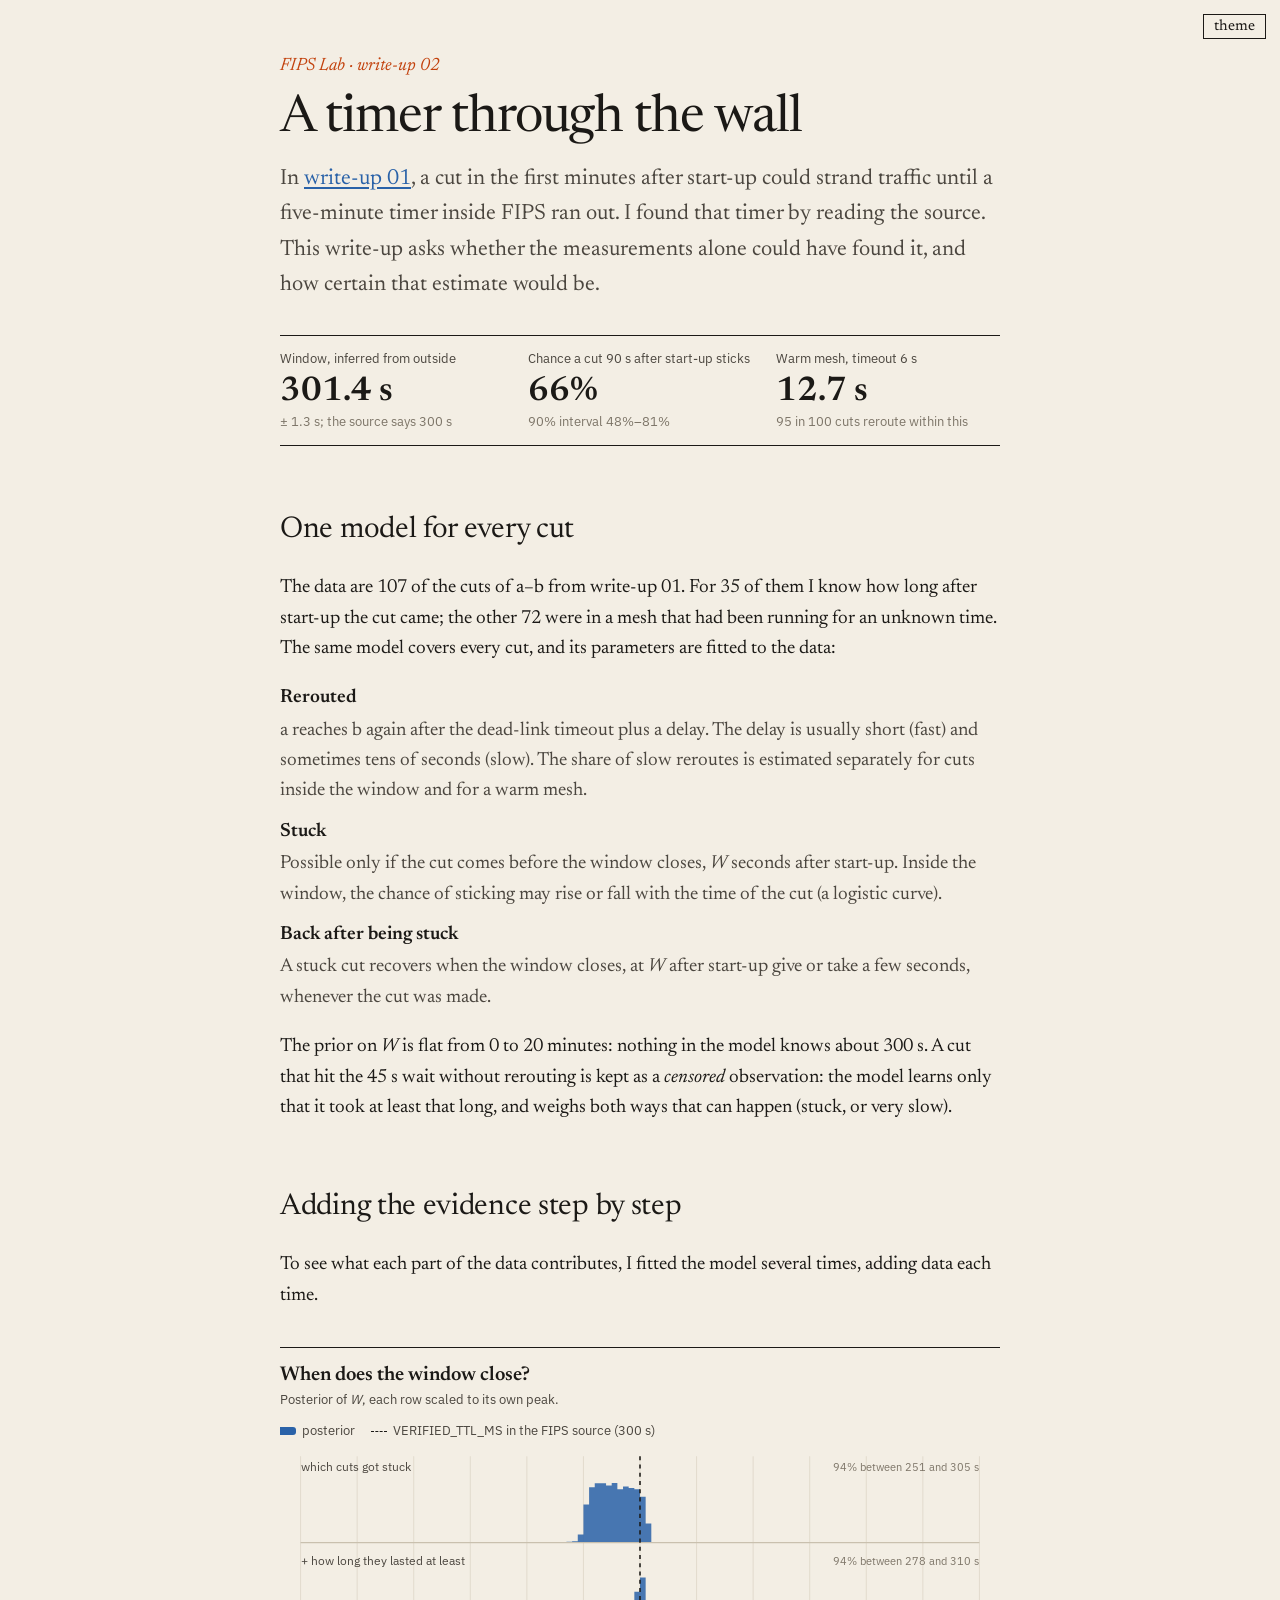
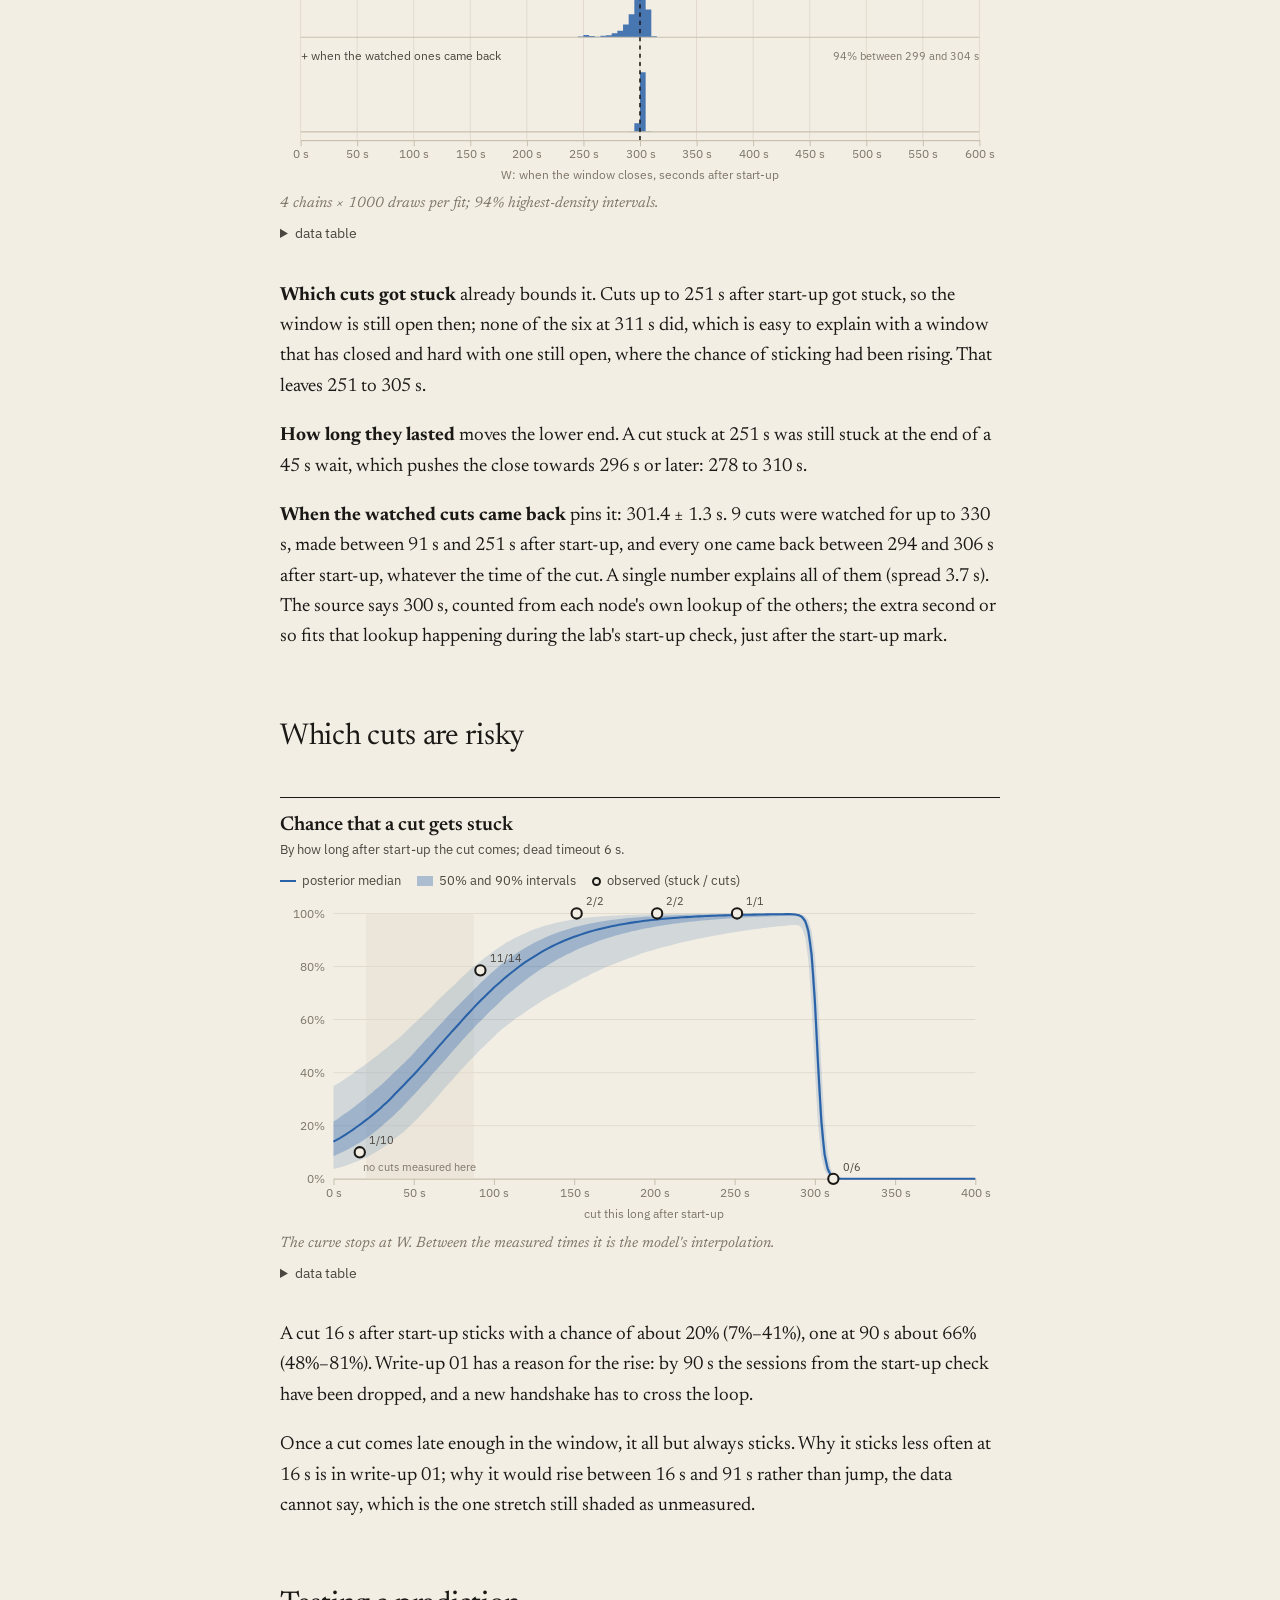
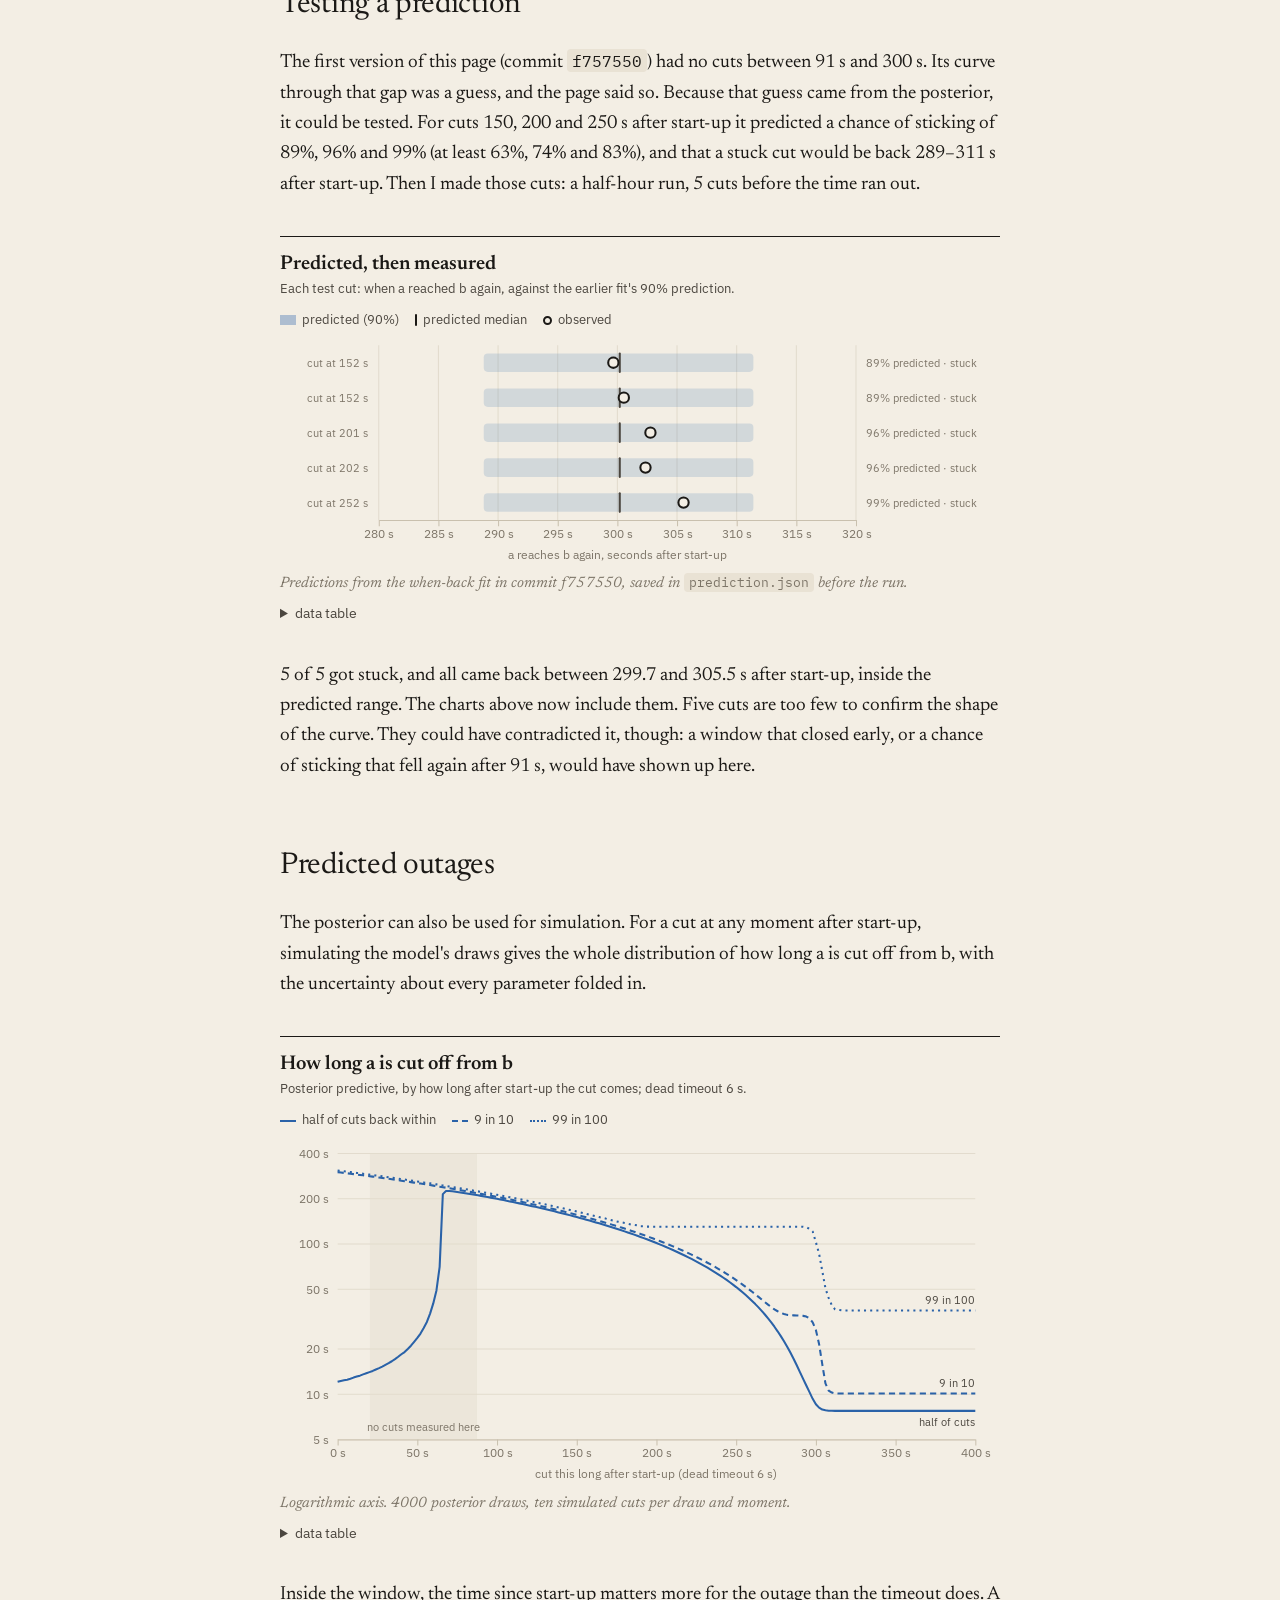
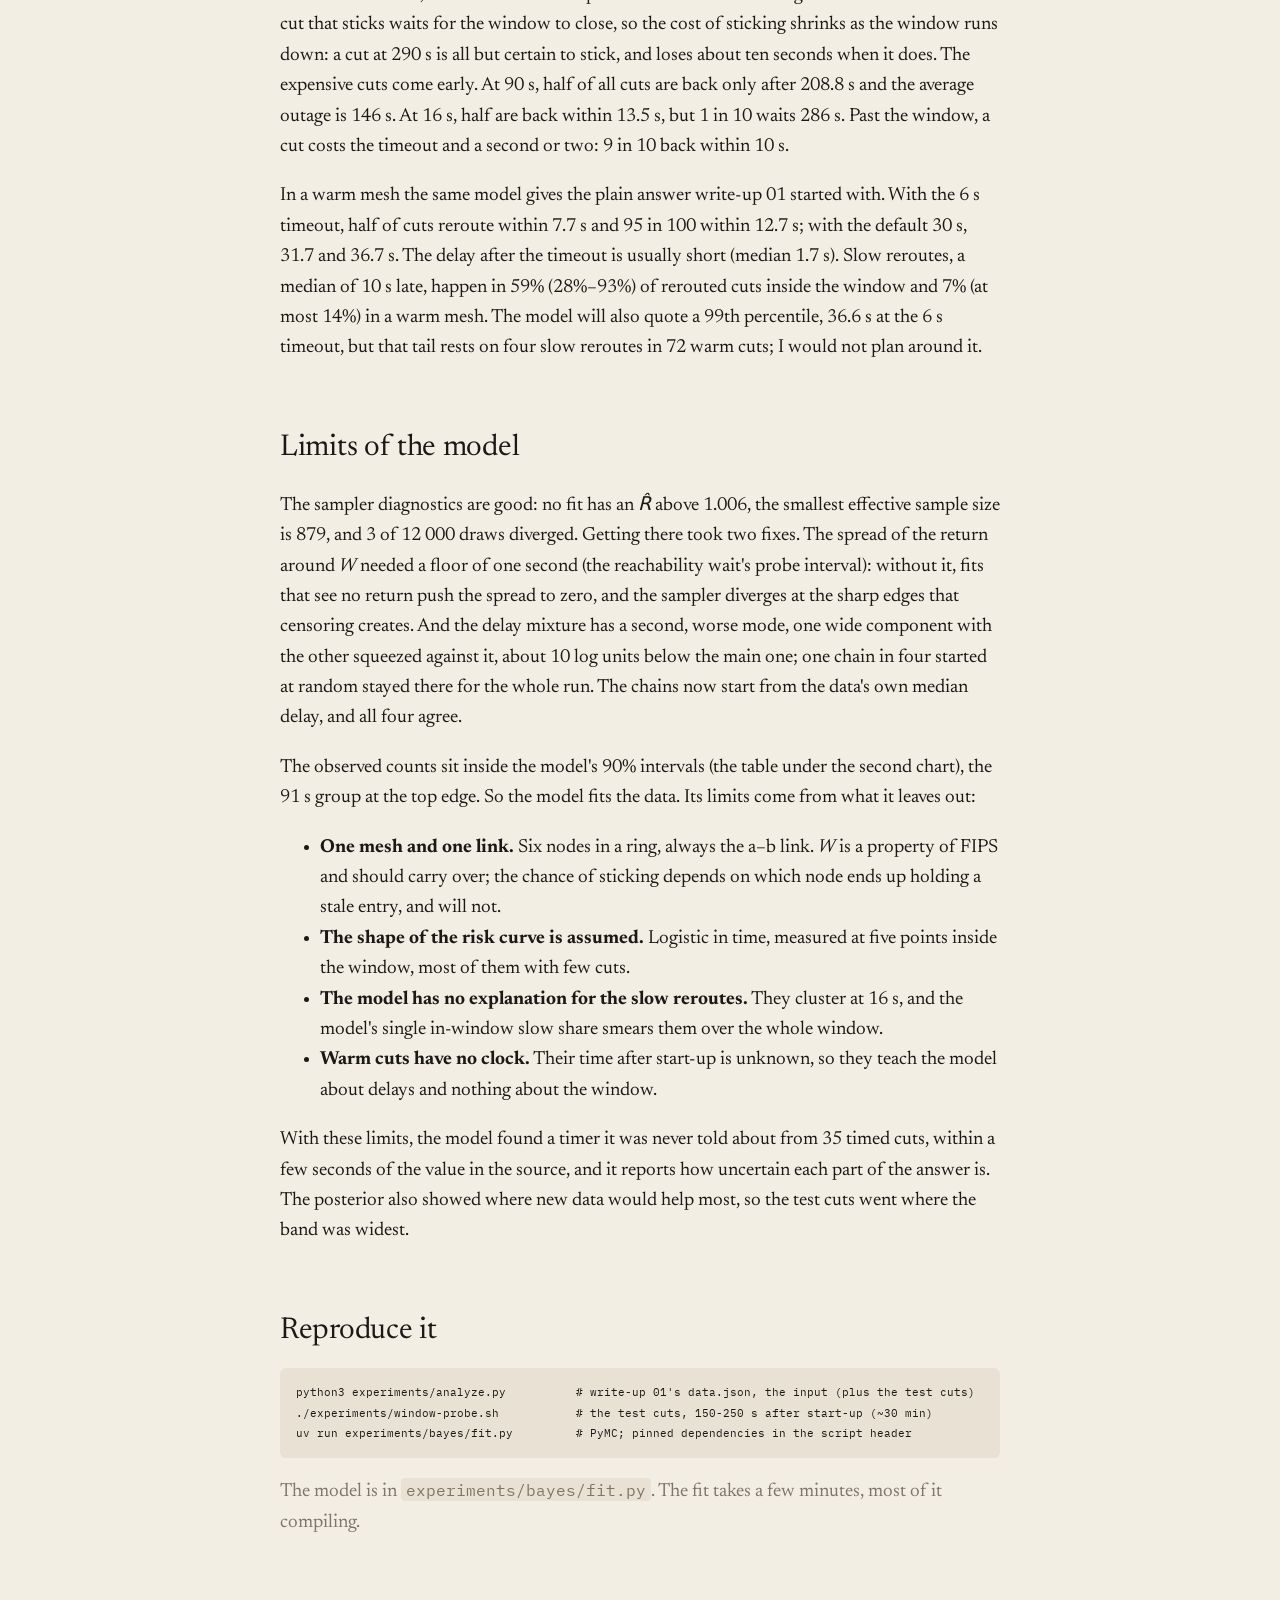
<file: fips-lab/experiments/writeups/02-window/index.html>
<!doctype html>
<html lang="en">
<head>
  <meta charset="utf-8">
  <meta name="viewport" content="width=device-width, initial-scale=1">
  <title>A Timer Through the Wall</title>
  <meta name="description" content="Inferring a hidden five-minute timer inside FIPS from outside measurements alone, with a Bayesian model of every cut.">
  <link rel="stylesheet" href="../01-reroute/style.css">
  <link rel="stylesheet" href="extra.css">
</head>
<body>
<button id="theme" type="button" aria-label="Toggle light or dark theme">theme</button>
<main>
  <div class="kicker">FIPS Lab · write-up 02</div>
  <h1>A timer through the wall</h1>
  <p class="lede">In <a href="../01-reroute/">write-up 01</a>, a cut in the first minutes after start-up could strand traffic until a five-minute timer inside FIPS ran out. I found that timer by reading the source. This write-up asks whether the measurements alone could have found it, and how certain that estimate would be.</p>

  <div class="tiles">
    <div class="tile">
      <div class="label">Window, inferred from outside</div>
      <div class="value"><span data-fill="w-mean">–</span> s</div>
      <div class="note">± <span data-fill="w-sd">–</span> s; the source says 300 s</div>
    </div>
    <div class="tile">
      <div class="label">Chance a cut 90 s after start-up sticks</div>
      <div class="value"><span data-fill="stuck-90">–</span></div>
      <div class="note">90% interval <span data-fill="stuck-90-lo">–</span>–<span data-fill="stuck-90-hi">–</span></div>
    </div>
    <div class="tile">
      <div class="label">Warm mesh, timeout 6 s</div>
      <div class="value"><span data-fill="T6-q95">–</span> s</div>
      <div class="note">95 in 100 cuts reroute within this</div>
    </div>
  </div>

  <h2>One model for every cut</h2>
  <p>The data are <span data-fill="n-total">–</span> of the cuts of a–b from write-up 01. For <span data-fill="n-fresh">–</span> of them I know how long after start-up the cut came; the other <span data-fill="n-warm">–</span> were in a mesh that had been running for an unknown time. The same model covers every cut, and its parameters are fitted to the data:</p>
  <dl class="model">
    <dt>Rerouted</dt>
    <dd>a reaches b again after the dead-link timeout plus a delay. The delay is usually short (fast) and sometimes tens of seconds (slow). The share of slow reroutes is estimated separately for cuts inside the window and for a warm mesh.</dd>
    <dt>Stuck</dt>
    <dd>Possible only if the cut comes before the window closes, <em>W</em> seconds after start-up. Inside the window, the chance of sticking may rise or fall with the time of the cut (a logistic curve).</dd>
    <dt>Back after being stuck</dt>
    <dd>A stuck cut recovers when the window closes, at <em>W</em> after start-up give or take a few seconds, whenever the cut was made.</dd>
  </dl>
  <p>The prior on <em>W</em> is flat from 0 to 20 minutes: nothing in the model knows about 300 s. A cut that hit the 45 s wait without rerouting is kept as a <em>censored</em> observation: the model learns only that it took at least that long, and weighs both ways that can happen (stuck, or very slow).</p>

  <h2>Adding the evidence step by step</h2>
  <p>To see what each part of the data contributes, I fitted the model several times, adding data each time.</p>

  <figure>
    <h4>When does the window close?</h4>
    <p class="sub">Posterior of <em>W</em>, each row scaled to its own peak.</p>
    <div class="keys">
      <span><i class="key-bar"></i>posterior</span>
      <span><i class="key-source"></i>VERIFIED_TTL_MS in the FIPS source (300 s)</span>
    </div>
    <div class="chart" id="chart-window"></div>
    <figcaption>4 chains × 1000 draws per fit; 94% highest-density intervals.</figcaption>
  </figure>

  <p><strong>Which cuts got stuck</strong> already bounds it. Cuts up to 251 s after start-up got stuck, so the window is still open then; none of the six at 311 s did, which is easy to explain with a window that has closed and hard with one still open, where the chance of sticking had been rising. That leaves <span data-fill="where-lo">–</span> to <span data-fill="where-hi">–</span> s.</p>
  <p><strong>How long they lasted</strong> moves the lower end. A cut stuck at 251 s was still stuck at the end of a 45 s wait, which pushes the close towards 296 s or later: <span data-fill="how-long-lo">–</span> to <span data-fill="how-long-hi">–</span> s.</p>
  <p><strong>When the watched cuts came back</strong> pins it: <span data-fill="w-mean">–</span> ± <span data-fill="w-sd">–</span> s. <span data-fill="watched-n">–</span> cuts were watched for up to 330 s, made between 91 s and 251 s after start-up, and every one came back between <span data-fill="watched-back-lo">–</span> and <span data-fill="watched-back-hi">–</span> s after start-up, whatever the time of the cut. A single number explains all of them (spread <span data-fill="back-sd">–</span> s). The source says 300 s, counted from each node's own lookup of the others; the extra second or so fits that lookup happening during the lab's start-up check, just after the start-up mark.</p>

  <h2>Which cuts are risky</h2>
  <figure>
    <h4>Chance that a cut gets stuck</h4>
    <p class="sub">By how long after start-up the cut comes; dead timeout 6 s.</p>
    <div class="keys">
      <span><i class="key-solid"></i>posterior median</span>
      <span><i class="key-band"></i>50% and 90% intervals</span>
      <span><i class="key-obs"></i>observed (stuck / cuts)</span>
    </div>
    <div class="chart" id="chart-stuck"></div>
    <figcaption>The curve stops at <em>W</em>. Between the measured times it is the model's interpolation.</figcaption>
  </figure>
  <p>A cut 16 s after start-up sticks with a chance of about <span data-fill="stuck-16">–</span> (<span data-fill="stuck-16-lo">–</span>–<span data-fill="stuck-16-hi">–</span>), one at 90 s about <span data-fill="stuck-90">–</span> (<span data-fill="stuck-90-lo">–</span>–<span data-fill="stuck-90-hi">–</span>). Write-up 01 has a reason for the rise: by 90 s the sessions from the start-up check have been dropped, and a new handshake has to cross the loop.</p>
  <p>Once a cut comes late enough in the window, it all but always sticks. Why it sticks less often at 16 s is in write-up 01; why it would rise between 16 s and 91 s rather than jump, the data cannot say, which is the one stretch still shaded as unmeasured.</p>

  <h2>Testing a prediction</h2>
  <p>The first version of this page (commit <code data-fill="pred-commit">–</code>) had no cuts between 91 s and 300 s. Its curve through that gap was a guess, and the page said so. Because that guess came from the posterior, it could be tested. For cuts 150, 200 and 250 s after start-up it predicted a chance of sticking of <span data-fill="pred-150">–</span>, <span data-fill="pred-200">–</span> and <span data-fill="pred-250">–</span> (at least <span data-fill="pred-150-lo">–</span>, <span data-fill="pred-200-lo">–</span> and <span data-fill="pred-250-lo">–</span>), and that a stuck cut would be back <span data-fill="pred-back-lo">–</span>–<span data-fill="pred-back-hi">–</span> s after start-up. Then I made those cuts: a half-hour run, <span data-fill="test-n">–</span> cuts before the time ran out.</p>
  <figure>
    <h4>Predicted, then measured</h4>
    <p class="sub">Each test cut: when a reached b again, against the earlier fit's 90% prediction.</p>
    <div class="keys">
      <span><i class="key-band"></i>predicted (90%)</span>
      <span><i class="key-tick"></i>predicted median</span>
      <span><i class="key-obs"></i>observed</span>
    </div>
    <div class="chart" id="chart-prediction"></div>
    <figcaption>Predictions from the when-back fit in commit <span data-fill="pred-commit">–</span>, saved in <code>prediction.json</code> before the run.</figcaption>
  </figure>
  <p><span data-fill="test-stuck">–</span> of <span data-fill="test-n">–</span> got stuck, and all came back between <span data-fill="test-back-lo">–</span> and <span data-fill="test-back-hi">–</span> s after start-up, inside the predicted range. The charts above now include them. Five cuts are too few to confirm the shape of the curve. They could have contradicted it, though: a window that closed early, or a chance of sticking that fell again after 91 s, would have shown up here.</p>

  <h2>Predicted outages</h2>
  <p>The posterior can also be used for simulation. For a cut at any moment after start-up, simulating the model's draws gives the whole distribution of how long a is cut off from b, with the uncertainty about every parameter folded in.</p>
  <figure>
    <h4>How long a is cut off from b</h4>
    <p class="sub">Posterior predictive, by how long after start-up the cut comes; dead timeout 6 s.</p>
    <div class="keys">
      <span><i class="key-solid"></i>half of cuts back within</span>
      <span><i class="key-dash"></i>9 in 10</span>
      <span><i class="key-dot2"></i>99 in 100</span>
    </div>
    <div class="chart" id="chart-outage"></div>
    <figcaption>Logarithmic axis. 4000 posterior draws, ten simulated cuts per draw and moment.</figcaption>
  </figure>
  <p>Inside the window, the time since start-up matters more for the outage than the timeout does. A cut that sticks waits for the window to close, so the cost of sticking shrinks as the window runs down: a cut at 290 s is all but certain to stick, and loses about ten seconds when it does. The expensive cuts come early. At 90 s, half of all cuts are back only after <span data-fill="out-90-q50">–</span> s and the average outage is <span data-fill="out-90-mean">–</span> s. At 16 s, half are back within <span data-fill="out-16-q50">–</span> s, but 1 in 10 waits <span data-fill="out-16-q90">–</span> s. Past the window, a cut costs the timeout and a second or two: 9 in 10 back within <span data-fill="out-310-q90">–</span> s.</p>
  <p>In a warm mesh the same model gives the plain answer write-up 01 started with. With the 6 s timeout, half of cuts reroute within <span data-fill="T6-q50">–</span> s and 95 in 100 within <span data-fill="T6-q95">–</span> s; with the default 30 s, <span data-fill="T30-q50">–</span> and <span data-fill="T30-q95">–</span> s. The delay after the timeout is usually short (median <span data-fill="fast-median">–</span> s). Slow reroutes, a median of <span data-fill="slow-median">–</span> s late, happen in <span data-fill="slow-win">–</span> (<span data-fill="slow-win-lo">–</span>–<span data-fill="slow-win-hi">–</span>) of rerouted cuts inside the window and <span data-fill="slow-warm">–</span> (at most <span data-fill="slow-warm-hi">–</span>) in a warm mesh. The model will also quote a 99th percentile, <span data-fill="T6-q99">–</span> s at the 6 s timeout, but that tail rests on four slow reroutes in 72 warm cuts; I would not plan around it.</p>

  <h2>Limits of the model</h2>
  <p>The sampler diagnostics are good: no fit has an <em>R̂</em> above <span data-fill="rhat">–</span>, the smallest effective sample size is <span data-fill="ess">–</span>, and <span data-fill="div">–</span> of 12 000 draws diverged. Getting there took two fixes. The spread of the return around <em>W</em> needed a floor of one second (the reachability wait's probe interval): without it, fits that see no return push the spread to zero, and the sampler diverges at the sharp edges that censoring creates. And the delay mixture has a second, worse mode, one wide component with the other squeezed against it, about 10 log units below the main one; one chain in four started at random stayed there for the whole run. The chains now start from the data's own median delay, and all four agree.</p>
  <p>The observed counts sit inside the model's 90% intervals (the table under the second chart), the 91 s group at the top edge. So the model fits the data. Its limits come from what it leaves out:</p>
  <ul>
    <li><strong>One mesh and one link.</strong> Six nodes in a ring, always the a–b link. <em>W</em> is a property of FIPS and should carry over; the chance of sticking depends on which node ends up holding a stale entry, and will not.</li>
    <li><strong>The shape of the risk curve is assumed.</strong> Logistic in time, measured at five points inside the window, most of them with few cuts.</li>
    <li><strong>The model has no explanation for the slow reroutes.</strong> They cluster at 16 s, and the model's single in-window slow share smears them over the whole window.</li>
    <li><strong>Warm cuts have no clock.</strong> Their time after start-up is unknown, so they teach the model about delays and nothing about the window.</li>
  </ul>
  <p>With these limits, the model found a timer it was never told about from <span data-fill="n-fresh">–</span> timed cuts, within a few seconds of the value in the source, and it reports how uncertain each part of the answer is. The posterior also showed where new data would help most, so the test cuts went where the band was widest.</p>

  <h2>Reproduce it</h2>
  <pre><code>python3 experiments/analyze.py          # write-up 01's data.json, the input (plus the test cuts)
./experiments/window-probe.sh           # the test cuts, 150-250 s after start-up (~30 min)
uv run experiments/bayes/fit.py         # PyMC; pinned dependencies in the script header</code></pre>
  <p class="dim">The model is in <code>experiments/bayes/fit.py</code>. The fit takes a few minutes, most of it compiling.</p>
</main>
<script src="../../../web/vendor/d3.min.js"></script>
<script src="charts.js"></script>
</body>
</html>
</file>
<file: style.css>
/* Portfolio site: editorial light theme, warm charcoal dark theme. Same
   tokens as the FIPS Lab write-ups, so the site and the write-ups read as
   one. Chart colours validated: light #2a62a8 / #c2410c on #f3eee4, dark
   #548fdc / #c4851e on #1b1a18. Fonts self-hosted (SIL OFL). */

@import url("fonts/fonts.css");

:root {
  color-scheme: light;
  --page: #f3eee4;
  --surface: #f3eee4;
  --text: #1b1916;
  --text-2: #4b463f;
  --muted: #7d7568;
  --grid: #e2dbcd;
  --axis: #c9c0ae;
  --border: rgba(27, 25, 22, 0.2);
  --rule: #1b1916;
  --series: #2a62a8;
  --stuck: #c2410c;
  --accent: #c2410c;
  --root: #c2410c;
  --link: #2a62a8;
  --code-bg: #e9e2d4;
  --serif: "Newsreader", Georgia, "Times New Roman", serif;
  --sans: "IBM Plex Sans", system-ui, sans-serif;
  --mono: "IBM Plex Mono", ui-monospace, SFMono-Regular, Menlo, Consolas, monospace;
}

@media (prefers-color-scheme: dark) {
  :root:not([data-theme="light"]) {
    color-scheme: dark;
    --page: #1b1a18;
    --surface: #1b1a18;
    --text: #efe9df;
    --text-2: #c2baac;
    --muted: #8b8478;
    --grid: #2c2a26;
    --axis: #4a463f;
    --border: rgba(239, 233, 223, 0.16);
    --rule: #efe9df;
    --series: #548fdc;
    --stuck: #c4851e;
    --accent: #e2a33b;
  --root: #e2a33b;
    --link: #e2a33b;
    --code-bg: #24221f;
  }
}

:root[data-theme="dark"] {
  color-scheme: dark;
  --page: #1b1a18;
  --surface: #1b1a18;
  --text: #efe9df;
  --text-2: #c2baac;
  --muted: #8b8478;
  --grid: #2c2a26;
  --axis: #4a463f;
  --border: rgba(239, 233, 223, 0.16);
  --rule: #efe9df;
  --series: #548fdc;
  --stuck: #c4851e;
  --accent: #e2a33b;
  --root: #e2a33b;
  --link: #e2a33b;
  --code-bg: #24221f;
}

* { box-sizing: border-box; }

html { scroll-behavior: smooth; }
@media (prefers-reduced-motion: reduce) { html { scroll-behavior: auto; } }

body {
  margin: 0;
  background: var(--page);
  color: var(--text);
  font: 19px/1.6 var(--serif);
  -webkit-font-smoothing: antialiased;
}

a { color: var(--link); text-underline-offset: 3px; }
a:hover { text-decoration-thickness: 2px; }
:focus-visible { outline: 2px solid var(--accent); outline-offset: 3px; }

.wrap { max-width: 1080px; margin: 0 auto; padding: 0 24px; }
.narrow { max-width: 760px; }

.kicker { font: italic 400 18px/1.2 var(--serif); color: var(--accent); margin: 0; }
.dim { color: var(--muted); }
code { font: 0.84em var(--mono); background: var(--code-bg); padding: 1px 5px; }

/* ── Top bar ─────────────────────────────────────────────────────────── */

.bar { position: sticky; top: 0; z-index: 10; background: var(--page); border-bottom: 1px solid var(--rule); }
.bar .wrap { display: flex; align-items: center; gap: 24px; height: 58px; }
.name { font: 600 19px/1 var(--serif); color: var(--text); text-decoration: none; margin-right: auto; }
.bar nav { display: flex; gap: 22px; }
.bar nav a { font: 16px/1 var(--serif); color: var(--text-2); text-decoration: none; }
.bar nav a:hover { color: var(--text); text-decoration: underline; }
#theme { font: 15px/1 var(--serif); color: var(--text); background: none; border: 1px solid var(--rule); padding: 7px 12px; cursor: pointer; }
#theme:hover { background: var(--code-bg); }

/* ── Hero ────────────────────────────────────────────────────────────── */

.hero { position: relative; overflow: hidden; }
.hero canvas { position: absolute; inset: 0; width: 100%; height: 100%; display: block; }
.hero .wrap { position: relative; padding-top: 96px; padding-bottom: 88px; pointer-events: none; }
.hero .wrap > * { pointer-events: auto; }
.hero h1 {
  font-weight: 400;
  font-size: clamp(40px, 6vw, 72px);
  line-height: 1.02;
  letter-spacing: -0.02em;
  margin: 18px 0 24px;
  max-width: 11.5em;
}
.hero h1 em { font-style: italic; }
.hero .lede { font-size: 21px; line-height: 1.55; color: var(--text-2); max-width: 31em; margin: 0 0 34px; }
.hero .legend { margin-top: 56px; display: flex; flex-wrap: wrap; gap: 8px 20px; font: 12px/1 var(--mono); color: var(--muted); }
.legend i { display: inline-block; width: 16px; vertical-align: middle; margin-right: 6px; border-top: 2px solid var(--series); }
.legend i.cut { border-top: 2px dashed var(--stuck); }
.legend i.mesh { border-top: 1px solid var(--axis); }
.legend i.dot { width: 6px; height: 6px; border: 0; border-radius: 50%; background: var(--series); }
.legend i.root { width: 9px; height: 9px; border: 2px solid var(--root); border-radius: 50%; }

.cta { display: flex; flex-wrap: wrap; gap: 12px; }
.btn {
  display: inline-flex; align-items: center; gap: 8px;
  font: 500 17px/1 var(--serif);
  padding: 13px 20px;
  text-decoration: none;
  border: 1px solid var(--rule);
  color: var(--text);
  background: transparent;
}
.btn:hover { background: var(--code-bg); }
.btn.primary { background: var(--text); color: var(--page); }
.btn.primary:hover { background: var(--accent); border-color: var(--accent); color: var(--page); }

/* ── Sections ────────────────────────────────────────────────────────── */

section { padding: 88px 0 0; }
section:last-of-type { padding-bottom: 104px; }
.head { display: flex; align-items: baseline; gap: 14px; margin-bottom: 32px; border-top: 2px solid var(--rule); padding-top: 14px; }
.head h2 { font-size: 36px; font-weight: 400; letter-spacing: -0.01em; margin: 0; }
.head .count { font: italic 17px/1 var(--serif); color: var(--muted); }

/* Featured project */
.feature { display: grid; grid-template-columns: 1fr 1fr; gap: 44px; padding-bottom: 44px; border-bottom: 1px solid var(--border); }
.shot { display: block; background: #06080c; position: relative; align-self: start; }
.shot img { display: block; width: 100%; height: auto; }
.shot .tag {
  position: absolute; left: 12px; bottom: 12px;
  font: 11px/1 var(--mono); letter-spacing: 0.08em; color: #c3c2b7;
  background: rgba(6, 8, 12, 0.75); border: 1px solid rgba(255, 255, 255, 0.14); padding: 7px 10px;
}
.feature + .feature { margin-top: 44px; }
.shot.light { background: var(--code-bg); }
.feature .body { display: flex; flex-direction: column; gap: 18px; }
.feature h3 { font-size: 46px; font-weight: 400; letter-spacing: -0.02em; margin: 0; line-height: 1; }
.feature h3 a { color: var(--text); text-decoration: none; }
.feature h3 a:hover { text-decoration: underline; text-decoration-thickness: 2px; }
.feature p { margin: 0; color: var(--text-2); }

.stats { display: grid; grid-template-columns: repeat(3, 1fr); gap: 0 20px; border-top: 1px solid var(--rule); border-bottom: 1px solid var(--rule); }
.stat { padding: 12px 0; }
.stat b { display: block; white-space: nowrap; font: 600 28px/1.1 var(--serif); font-variant-numeric: lining-nums; letter-spacing: -0.01em; }
.stat span { display: block; font: 13px/1.4 var(--sans); color: var(--text-2); margin-top: 6px; }

.tags { display: flex; flex-wrap: wrap; gap: 4px 0; list-style: none; margin: 0; padding: 0; }
.tags li { font: italic 17px/1.3 var(--serif); color: var(--text-2); }
.tags li + li::before { content: "·"; margin: 0 8px; font-style: normal; color: var(--muted); }

.links { display: flex; flex-wrap: wrap; gap: 8px 22px; font-size: 18px; margin-top: auto; }

/* Writing */
.posts { list-style: none; margin: 0; padding: 0; }
.posts li { border-bottom: 1px solid var(--border); }
.posts li:first-child { border-top: 1px solid var(--border); }
.posts a { display: grid; grid-template-columns: 140px 1fr auto; gap: 28px; align-items: baseline; padding: 26px 0; text-decoration: none; color: var(--text); }
.posts a:hover h3 { text-decoration: underline; text-decoration-thickness: 1px; }
.posts .meta { font: 13px/1.5 var(--sans); color: var(--muted); }
.posts h3 { font-size: 27px; font-weight: 400; margin: 0 0 6px; letter-spacing: -0.01em; }
.posts p { margin: 0; color: var(--text-2); font-size: 18px; }
.posts .arrow { font: 20px/1 var(--serif); color: var(--muted); }

/* About */
.about { display: grid; grid-template-columns: 1.1fr 1fr; gap: 56px; }
.about p { margin: 0 0 16px; }
.skills h3 { font: italic 600 21px/1.2 var(--serif); margin: 0 0 8px; }
.skills ul { margin: 0; padding: 0; list-style: none; border-top: 1px solid var(--border); }
.skills li { padding: 9px 0; border-bottom: 1px solid var(--border); color: var(--text-2); font-size: 18px; }

/* Contact */
.contact { display: flex; flex-wrap: wrap; align-items: center; justify-content: space-between; gap: 24px; border-top: 2px solid var(--rule); padding-top: 24px; }
.contact h2 { font-size: 36px; font-weight: 400; margin: 0 0 6px; letter-spacing: -0.01em; }
.contact p { margin: 0; color: var(--text-2); }

footer { border-top: 1px solid var(--border); padding: 26px 0 40px; font: 15px/1.6 var(--serif); color: var(--muted); }
footer .wrap { display: flex; flex-wrap: wrap; justify-content: space-between; gap: 12px; }
footer a { color: var(--muted); }

/* ── Project page ────────────────────────────────────────────────────── */

.page-head { padding: 72px 0 8px; }
.page-head h1 { font-size: clamp(38px, 5.4vw, 58px); font-weight: 400; line-height: 1.04; letter-spacing: -0.02em; margin: 16px 0 20px; }
.page-head .lede { font-size: 22px; color: var(--text-2); margin: 0 0 28px; }
.figure { margin: 44px 0 0; }
.figure img { display: block; width: 100%; height: auto; background: #06080c; }
.figure figcaption { font: italic 16px/1.45 var(--serif); color: var(--muted); margin-top: 10px; }
.prose h2 { font-size: 31px; font-weight: 400; margin: 64px 0 10px; letter-spacing: -0.01em; }
.prose ul { padding-left: 22px; }
.prose li { margin: 8px 0; }
.prose li::marker { color: var(--accent); }
.prose .stats { margin: 28px 0; }
.prose .tags { margin-top: 12px; padding-left: 0; }
.cards { display: grid; grid-template-columns: 1fr 1fr; gap: 0 32px; margin: 20px 0; }
.card { display: block; padding: 16px 0 20px; border-top: 1px solid var(--rule); text-decoration: none; color: var(--text); }
.card:hover h3 { text-decoration: underline; text-decoration-thickness: 1px; }
.card .kicker { font-size: 16px; }
.card h3 { font-size: 25px; font-weight: 400; margin: 6px 0 6px; }
.card p { margin: 0; font-size: 17px; color: var(--text-2); }
.arch { display: block; width: 100%; height: auto; margin: 20px 0 4px; }
.arch text { font: 12px var(--sans); fill: var(--text-2); }
.arch .box { fill: var(--page); stroke: var(--axis); }
.arch .hl { stroke: var(--rule); }
.arch .flow { stroke: var(--series); stroke-width: 1.5; fill: none; marker-end: url(#arr); }
.arch .title { fill: var(--text); font-weight: 600; }

/* G2C sale states */
.states { display: block; width: 100%; height: auto; margin: 24px 0 8px; }
.states rect { fill: var(--page); stroke: var(--axis); }
.states .done rect { stroke: var(--series); stroke-width: 1.5; }
.states .back rect { stroke: var(--muted); stroke-dasharray: 3 3; }
.states .person rect { stroke: var(--stuck); stroke-width: 1.5; }
.states text { font: 11.5px var(--sans); fill: var(--text); text-anchor: middle; }
.states .note { fill: var(--muted); font-size: 11px; text-anchor: start; }
.states .arrow { fill: none; stroke: var(--text-2); stroke-width: 1.3; marker-end: url(#arr); }
.states .arrow.back { stroke: var(--muted); stroke-dasharray: 3 3; }
.states .arrow.person { stroke: var(--stuck); }
.states marker path { fill: var(--text-2); }

/* ── Small screens ───────────────────────────────────────────────────── */

@media (max-width: 860px) {
  .feature { grid-template-columns: 1fr; gap: 28px; }
  .about { grid-template-columns: 1fr; gap: 32px; }
}

@media (max-width: 640px) {
  body { font-size: 18px; }
  .wrap { padding: 0 16px; }
  .bar nav { display: none; }
  .hero .wrap { padding-top: 56px; padding-bottom: 56px; }
  .hero .lede { font-size: 19px; }
  .hero canvas { opacity: 0.28; }
  section { padding-top: 64px; }
  .feature h3 { font-size: 38px; }
  .stats { grid-template-columns: 1fr; }
  .stat + .stat { border-top: 1px solid var(--border); }
  .posts a { grid-template-columns: 1fr; gap: 6px; padding: 20px 0; }
  .posts .arrow { display: none; }
  .cards { grid-template-columns: 1fr; }
}
</file>
<file: g2c/writeup/style.css>
/* FIPS Lab write-ups: editorial light theme, warm charcoal dark theme.
   Chart colours validated with the dataviz palette checks:
   light #2a62a8 / #c2410c on #f3eee4, dark #548fdc / #c4851e on #1b1a18.
   Fonts are self-hosted from ../fonts (SIL Open Font License). */

@import url("fonts/fonts.css");

:root {
  color-scheme: light;
  --page: #f3eee4;
  --surface: #f3eee4;
  --text: #1b1916;
  --text-2: #4b463f;
  --muted: #7d7568;
  --grid: #e2dbcd;
  --axis: #c9c0ae;
  --border: rgba(27, 25, 22, 0.2);
  --rule: #1b1916;
  --series: #2a62a8;
  --stuck: #c2410c;
  --accent: #c2410c;
  --link: #2a62a8;
  --code-bg: #e9e2d4;
  --serif: "Newsreader", Georgia, "Times New Roman", serif;
  --sans: "IBM Plex Sans", system-ui, sans-serif;
  --mono: "IBM Plex Mono", ui-monospace, SFMono-Regular, Menlo, Consolas, monospace;
}

@media (prefers-color-scheme: dark) {
  :root:not([data-theme="light"]) {
    color-scheme: dark;
    --page: #1b1a18;
    --surface: #1b1a18;
    --text: #efe9df;
    --text-2: #c2baac;
    --muted: #8b8478;
    --grid: #2c2a26;
    --axis: #4a463f;
    --border: rgba(239, 233, 223, 0.16);
    --rule: #efe9df;
    --series: #548fdc;
    --stuck: #c4851e;
    --accent: #e2a33b;
    --link: #e2a33b;
    --code-bg: #24221f;
  }
}

:root[data-theme="dark"] {
  color-scheme: dark;
  --page: #1b1a18;
  --surface: #1b1a18;
  --text: #efe9df;
  --text-2: #c2baac;
  --muted: #8b8478;
  --grid: #2c2a26;
  --axis: #4a463f;
  --border: rgba(239, 233, 223, 0.16);
  --rule: #efe9df;
  --series: #548fdc;
  --stuck: #c4851e;
  --accent: #e2a33b;
  --link: #e2a33b;
  --code-bg: #24221f;
}

* { box-sizing: border-box; }

body {
  margin: 0;
  background: var(--page);
  color: var(--text);
  font: 19px/1.6 var(--serif);
  -webkit-font-smoothing: antialiased;
}

main { max-width: 760px; margin: 0 auto; padding: 56px 20px 96px; }

.kicker {
  font: italic 400 18px/1.2 var(--serif);
  color: var(--accent);
}
.kicker a { color: inherit; }

h1 { font-size: 52px; font-weight: 400; line-height: 1.05; margin: 14px 0 16px; letter-spacing: -0.02em; }
.lede { font-size: 22px; color: var(--text-2); margin: 0 0 32px; }
h2 { font-size: 30px; font-weight: 400; margin: 60px 0 10px; letter-spacing: -0.01em; }
h3 { font-size: 20px; font-weight: 600; margin: 28px 0 4px; }
p, li { color: var(--text); }
a { color: var(--link); text-underline-offset: 3px; }
code { font: 0.86em var(--mono); background: var(--code-bg); padding: 1px 5px; border-radius: 4px; }
pre { font: 13px/1.6 var(--mono); background: var(--code-bg); padding: 14px 16px; border-radius: 6px; overflow-x: auto; }
pre code { background: none; padding: 0; }
.dim { color: var(--muted); }

#theme {
  position: fixed; top: 14px; right: 14px;
  font: 15px var(--serif); color: var(--text);
  background: var(--page); border: 1px solid var(--rule); border-radius: 0;
  padding: 4px 10px; cursor: pointer;
}

/* Stat tiles */
.tiles { display: grid; grid-template-columns: repeat(auto-fit, minmax(180px, 1fr)); gap: 12px; margin: 28px 0; }
.tiles { gap: 0 24px; border-top: 1px solid var(--rule); border-bottom: 1px solid var(--rule); }
.tile { padding: 14px 0; }
.tile .label { font: 13px/1.4 var(--sans); color: var(--text-2); }
.tile .value { font-size: 34px; font-weight: 600; font-variant-numeric: lining-nums tabular-nums; line-height: 1.2; margin-top: 4px; }
.tile .note { font: 13px/1.4 var(--sans); color: var(--muted); }

/* Figures */
figure { margin: 36px 0; border-top: 1px solid var(--rule); padding: 14px 0 0; font-family: var(--sans); }
figure h4 { margin: 0; font: 600 20px/1.3 var(--serif); }
figure .sub { margin: 2px 0 10px; font-size: 13px; color: var(--text-2); }
figcaption { font: italic 15px/1.4 var(--serif); color: var(--muted); margin-top: 6px; }
.chart { position: relative; }
.chart svg { display: block; width: 100%; height: auto; overflow: visible; }

.grid line { stroke: var(--grid); stroke-width: 1; }
.axis path, .axis line { stroke: var(--axis); }
.axis text, .axis-label { fill: var(--muted); font: 12px var(--sans); font-variant-numeric: tabular-nums; }
.ref { stroke: var(--muted); stroke-width: 1; }
.ref-label { fill: var(--text-2); font: 12px var(--sans); }
.dot { fill: var(--series); stroke: var(--surface); stroke-width: 2; }
.dot.stuck { fill: var(--surface); stroke: var(--stuck); stroke-width: 2; }
.median { stroke: var(--text-2); stroke-width: 2; stroke-linecap: round; }
.bar { fill: var(--series); }
.bar.stuck { fill: var(--stuck); }
.tick-dead { stroke: var(--text); stroke-width: 2; stroke-linecap: round; }
.row-label { fill: var(--muted); font: 11px var(--sans); font-variant-numeric: tabular-nums; }
.value-label { fill: var(--text-2); font: 11px var(--sans); font-variant-numeric: tabular-nums; }
.hit { fill: transparent; cursor: default; }
.hit:hover + .dot, .hover { filter: brightness(1.25); }

.keys { display: flex; flex-wrap: wrap; gap: 16px; font-size: 13px; color: var(--text-2); margin: 0 0 6px; }
.keys span { display: inline-flex; align-items: center; gap: 6px; }
.key-dot { width: 9px; height: 9px; border-radius: 50%; background: var(--series); }
.key-ring { width: 9px; height: 9px; border-radius: 50%; border: 2px solid var(--stuck); }
.key-bar { width: 16px; height: 8px; border-radius: 0 3px 3px 0; background: var(--series); }
.key-bar.stuck { background: var(--stuck); }
.key-tick { width: 2px; height: 12px; background: var(--text); border-radius: 1px; }
.key-line { width: 16px; height: 0; border-top: 1px solid var(--muted); }

.tooltip {
  position: absolute; pointer-events: none; z-index: 5;
  background: var(--surface); border: 1px solid var(--rule); border-radius: 0;
  box-shadow: 0 6px 20px rgba(0, 0, 0, 0.18);
  padding: 7px 10px; font: 13px/1.45 var(--sans); line-height: 1.45; white-space: nowrap;
}
.tooltip strong { font-size: 15px; }
.tooltip .muted { color: var(--muted); }

details { margin-top: 8px; font-size: 14px; }
summary { cursor: pointer; color: var(--text-2); }
table { border-collapse: collapse; width: 100%; margin-top: 8px; font-variant-numeric: tabular-nums; }
th, td { text-align: right; padding: 3px 8px; border-bottom: 1px solid var(--grid); }
th:first-child, td:first-child { text-align: left; }
th { color: var(--text-2); font-weight: 600; }

/* Diagram */
.diagram { display: block; width: 100%; height: auto; margin: 6px 0 4px; }
.diagram .edge { stroke: var(--axis); stroke-width: 2; }
.diagram .edge-cut { stroke: var(--axis); stroke-width: 2; stroke-dasharray: 3 6; }
.diagram .cut-mark { fill: var(--stuck); font: 700 16px var(--sans); }
.diagram .node circle { fill: var(--surface); stroke: var(--text-2); stroke-width: 2; }
.diagram .node.stale circle { stroke: var(--stuck); stroke-width: 2.5; }
.diagram .node text { fill: var(--text); font: 600 15px var(--sans); text-anchor: middle; }
.diagram .flow { fill: none; stroke: var(--series); stroke-width: 2; }
.diagram .flow.loop { stroke: var(--stuck); }
.diagram .arrowhead { fill: var(--series); }
.diagram .arrowhead.loop { fill: var(--stuck); }
.diagram .d-label { fill: var(--text); font: 13px var(--sans); }
.diagram .d-note { fill: var(--muted); font: 12px var(--sans); }
.diagram .mono { font-weight: 600; }

.callout { border-left: 2px solid var(--accent); font-style: italic; padding: 2px 0 2px 16px; margin: 24px 0; color: var(--text-2); }

@media (max-width: 560px) {
  body { font-size: 16px; }
  h1 { font-size: 36px; }
  .lede { font-size: 18px; }
}
</file>
<file: g2c/writeup/extra.css>
/* Additions for the g2c write-up. */

.flow-diagram { display: block; width: 100%; height: auto; margin: 24px 0 8px; }
.flow-diagram rect { fill: var(--surface); stroke: var(--axis); }
.flow-diagram .done rect { stroke: var(--series); stroke-width: 1.5; }
.flow-diagram .back rect { stroke: var(--muted); stroke-dasharray: 3 3; }
.flow-diagram .person rect { stroke: var(--stuck); stroke-width: 1.5; }
.flow-diagram text { font: 11.5px var(--sans); fill: var(--text); text-anchor: middle; }
.flow-diagram .note { fill: var(--muted); font-size: 11px; text-anchor: start; }
.flow-diagram .arrow { fill: none; stroke: var(--text-2); stroke-width: 1.3; marker-end: url(#arr); }
.flow-diagram .arrow.back { stroke: var(--muted); stroke-dasharray: 3 3; }
.flow-diagram .arrow.person { stroke: var(--stuck); }
.flow-diagram marker path { fill: var(--text-2); }

table.plain { font: 15px/1.5 var(--sans); margin: 16px 0 24px; }
table.plain td, table.plain th { text-align: left; padding: 6px 10px 6px 0; }
table.plain.priors td:not(:first-child), table.plain.priors th:not(:first-child) { text-align: right; white-space: nowrap; }

.panel-title { fill: var(--text); font: 600 13px var(--sans); }
.mark line { stroke: var(--series); stroke-width: 2; stroke-linecap: round; }
.mark circle { fill: var(--series); stroke: var(--surface); stroke-width: 2; }
.bar { fill: var(--series); }

@media print {
  @page { size: A4; margin: 16mm 14mm; }
  :root, :root[data-theme] { --page: #fff; --surface: #fff; --code-bg: #f1ede6; }
  * { -webkit-print-color-adjust: exact; print-color-adjust: exact; }
  #theme, details { display: none; }
  main { padding: 0; max-width: none; }
  body { font-size: 15px; }
  h1 { font-size: 40px; }
  .lede { font-size: 18px; }
  h2 { margin-top: 36px; break-after: avoid; }
  figure, table, .tiles, .flow-diagram, pre { break-inside: avoid; }
  .tooltip { display: none !important; }
}
</file>
<file: shared-board/writeup/style.css>
/* FIPS Lab write-ups: editorial light theme, warm charcoal dark theme.
   Chart colours validated with the dataviz palette checks:
   light #2a62a8 / #c2410c on #f3eee4, dark #548fdc / #c4851e on #1b1a18.
   Fonts are self-hosted from ../fonts (SIL Open Font License). */

@import url("fonts/fonts.css");

:root {
  color-scheme: light;
  --page: #f3eee4;
  --surface: #f3eee4;
  --text: #1b1916;
  --text-2: #4b463f;
  --muted: #7d7568;
  --grid: #e2dbcd;
  --axis: #c9c0ae;
  --border: rgba(27, 25, 22, 0.2);
  --rule: #1b1916;
  --series: #2a62a8;
  --stuck: #c2410c;
  --accent: #c2410c;
  --link: #2a62a8;
  --code-bg: #e9e2d4;
  --serif: "Newsreader", Georgia, "Times New Roman", serif;
  --sans: "IBM Plex Sans", system-ui, sans-serif;
  --mono: "IBM Plex Mono", ui-monospace, SFMono-Regular, Menlo, Consolas, monospace;
}

@media (prefers-color-scheme: dark) {
  :root:not([data-theme="light"]) {
    color-scheme: dark;
    --page: #1b1a18;
    --surface: #1b1a18;
    --text: #efe9df;
    --text-2: #c2baac;
    --muted: #8b8478;
    --grid: #2c2a26;
    --axis: #4a463f;
    --border: rgba(239, 233, 223, 0.16);
    --rule: #efe9df;
    --series: #548fdc;
    --stuck: #c4851e;
    --accent: #e2a33b;
    --link: #e2a33b;
    --code-bg: #24221f;
  }
}

:root[data-theme="dark"] {
  color-scheme: dark;
  --page: #1b1a18;
  --surface: #1b1a18;
  --text: #efe9df;
  --text-2: #c2baac;
  --muted: #8b8478;
  --grid: #2c2a26;
  --axis: #4a463f;
  --border: rgba(239, 233, 223, 0.16);
  --rule: #efe9df;
  --series: #548fdc;
  --stuck: #c4851e;
  --accent: #e2a33b;
  --link: #e2a33b;
  --code-bg: #24221f;
}

* { box-sizing: border-box; }

body {
  margin: 0;
  background: var(--page);
  color: var(--text);
  font: 19px/1.6 var(--serif);
  -webkit-font-smoothing: antialiased;
}

main { max-width: 760px; margin: 0 auto; padding: 56px 20px 96px; }

.kicker {
  font: italic 400 18px/1.2 var(--serif);
  color: var(--accent);
}
.kicker a { color: inherit; }

h1 { font-size: 52px; font-weight: 400; line-height: 1.05; margin: 14px 0 16px; letter-spacing: -0.02em; }
.lede { font-size: 22px; color: var(--text-2); margin: 0 0 32px; }
h2 { font-size: 30px; font-weight: 400; margin: 60px 0 10px; letter-spacing: -0.01em; }
h3 { font-size: 20px; font-weight: 600; margin: 28px 0 4px; }
p, li { color: var(--text); }
a { color: var(--link); text-underline-offset: 3px; }
code { font: 0.86em var(--mono); background: var(--code-bg); padding: 1px 5px; border-radius: 4px; }
pre { font: 13px/1.6 var(--mono); background: var(--code-bg); padding: 14px 16px; border-radius: 6px; overflow-x: auto; }
pre code { background: none; padding: 0; }
.dim { color: var(--muted); }

#theme {
  position: fixed; top: 14px; right: 14px;
  font: 15px var(--serif); color: var(--text);
  background: var(--page); border: 1px solid var(--rule); border-radius: 0;
  padding: 4px 10px; cursor: pointer;
}

/* Stat tiles */
.tiles { display: grid; grid-template-columns: repeat(auto-fit, minmax(180px, 1fr)); gap: 12px; margin: 28px 0; }
.tiles { gap: 0 24px; border-top: 1px solid var(--rule); border-bottom: 1px solid var(--rule); }
.tile { padding: 14px 0; }
.tile .label { font: 13px/1.4 var(--sans); color: var(--text-2); }
.tile .value { font-size: 34px; font-weight: 600; font-variant-numeric: lining-nums tabular-nums; line-height: 1.2; margin-top: 4px; }
.tile .note { font: 13px/1.4 var(--sans); color: var(--muted); }

/* Figures */
figure { margin: 36px 0; border-top: 1px solid var(--rule); padding: 14px 0 0; font-family: var(--sans); }
figure h4 { margin: 0; font: 600 20px/1.3 var(--serif); }
figure .sub { margin: 2px 0 10px; font-size: 13px; color: var(--text-2); }
figcaption { font: italic 15px/1.4 var(--serif); color: var(--muted); margin-top: 6px; }
.chart { position: relative; }
.chart svg { display: block; width: 100%; height: auto; overflow: visible; }

.grid line { stroke: var(--grid); stroke-width: 1; }
.axis path, .axis line { stroke: var(--axis); }
.axis text, .axis-label { fill: var(--muted); font: 12px var(--sans); font-variant-numeric: tabular-nums; }
.ref { stroke: var(--muted); stroke-width: 1; }
.ref-label { fill: var(--text-2); font: 12px var(--sans); }
.dot { fill: var(--series); stroke: var(--surface); stroke-width: 2; }
.dot.stuck { fill: var(--surface); stroke: var(--stuck); stroke-width: 2; }
.median { stroke: var(--text-2); stroke-width: 2; stroke-linecap: round; }
.bar { fill: var(--series); }
.bar.stuck { fill: var(--stuck); }
.tick-dead { stroke: var(--text); stroke-width: 2; stroke-linecap: round; }
.row-label { fill: var(--muted); font: 11px var(--sans); font-variant-numeric: tabular-nums; }
.value-label { fill: var(--text-2); font: 11px var(--sans); font-variant-numeric: tabular-nums; }
.hit { fill: transparent; cursor: default; }
.hit:hover + .dot, .hover { filter: brightness(1.25); }

.keys { display: flex; flex-wrap: wrap; gap: 16px; font-size: 13px; color: var(--text-2); margin: 0 0 6px; }
.keys span { display: inline-flex; align-items: center; gap: 6px; }
.key-dot { width: 9px; height: 9px; border-radius: 50%; background: var(--series); }
.key-ring { width: 9px; height: 9px; border-radius: 50%; border: 2px solid var(--stuck); }
.key-bar { width: 16px; height: 8px; border-radius: 0 3px 3px 0; background: var(--series); }
.key-bar.stuck { background: var(--stuck); }
.key-tick { width: 2px; height: 12px; background: var(--text); border-radius: 1px; }
.key-line { width: 16px; height: 0; border-top: 1px solid var(--muted); }

.tooltip {
  position: absolute; pointer-events: none; z-index: 5;
  background: var(--surface); border: 1px solid var(--rule); border-radius: 0;
  box-shadow: 0 6px 20px rgba(0, 0, 0, 0.18);
  padding: 7px 10px; font: 13px/1.45 var(--sans); line-height: 1.45; white-space: nowrap;
}
.tooltip strong { font-size: 15px; }
.tooltip .muted { color: var(--muted); }

details { margin-top: 8px; font-size: 14px; }
summary { cursor: pointer; color: var(--text-2); }
table { border-collapse: collapse; width: 100%; margin-top: 8px; font-variant-numeric: tabular-nums; }
th, td { text-align: right; padding: 3px 8px; border-bottom: 1px solid var(--grid); }
th:first-child, td:first-child { text-align: left; }
th { color: var(--text-2); font-weight: 600; }

/* Diagram */
.diagram { display: block; width: 100%; height: auto; margin: 6px 0 4px; }
.diagram .edge { stroke: var(--axis); stroke-width: 2; }
.diagram .edge-cut { stroke: var(--axis); stroke-width: 2; stroke-dasharray: 3 6; }
.diagram .cut-mark { fill: var(--stuck); font: 700 16px var(--sans); }
.diagram .node circle { fill: var(--surface); stroke: var(--text-2); stroke-width: 2; }
.diagram .node.stale circle { stroke: var(--stuck); stroke-width: 2.5; }
.diagram .node text { fill: var(--text); font: 600 15px var(--sans); text-anchor: middle; }
.diagram .flow { fill: none; stroke: var(--series); stroke-width: 2; }
.diagram .flow.loop { stroke: var(--stuck); }
.diagram .arrowhead { fill: var(--series); }
.diagram .arrowhead.loop { fill: var(--stuck); }
.diagram .d-label { fill: var(--text); font: 13px var(--sans); }
.diagram .d-note { fill: var(--muted); font: 12px var(--sans); }
.diagram .mono { font-weight: 600; }

.callout { border-left: 2px solid var(--accent); font-style: italic; padding: 2px 0 2px 16px; margin: 24px 0; color: var(--text-2); }

@media (max-width: 560px) {
  body { font-size: 16px; }
  h1 { font-size: 36px; }
  .lede { font-size: 18px; }
}
</file>
<file: shared-board/writeup/extra.css>
/* Additions to the FIPS Lab write-up stylesheet. The two CLI versions use the
   validated pair: agent-friendly = series (blue), forgiving = accent (orange). */

:root { --agent: var(--series); --forgiving: var(--stuck); }

.shot { border-top: 0; padding: 0; }
.shot img { display: block; width: 100%; height: auto; border: 1px solid var(--border); }

.mark line { stroke-width: 2; stroke-linecap: round; }
.mark circle { stroke: var(--surface); stroke-width: 2; }
.mark.agent line { stroke: var(--agent); }
.mark.agent circle { fill: var(--agent); }
.mark.forgiving line { stroke: var(--forgiving); }
.mark.forgiving circle { fill: var(--forgiving); }
.mark.single line { stroke: var(--series); }
.mark.single circle { fill: var(--series); }
.band { fill: var(--series); fill-opacity: 0.22; }
.tick-mid { stroke: var(--series); stroke-width: 2; }
.obs { fill: var(--surface); stroke: var(--text); stroke-width: 2; }
.panel-title { fill: var(--text); font: 600 13px var(--sans); }
.group-label { fill: var(--text-2); font: 600 12px var(--sans); }
.row-label { fill: var(--text-2); font: 12px var(--sans); }
.value-label { fill: var(--muted); font: 11px var(--sans); font-variant-numeric: tabular-nums; }

.key-dot.agent { background: var(--agent); }
.key-dot.forgiving { background: var(--forgiving); }
.key-band { width: 16px; height: 10px; background: var(--series); opacity: 0.3; }
.key-tick { width: 2px; height: 12px; background: var(--series); }
.key-obs { width: 9px; height: 9px; border-radius: 50%; border: 2px solid var(--text); }

.kinds { font-size: 14px; }
.kinds td:first-child { text-align: left; }
.kinds td.n { width: 22%; }
.kinds .bar { display: inline-block; height: 8px; margin-left: 6px; vertical-align: 0; background: var(--series); opacity: 0.55; }
.kinds .zero { color: var(--muted); }

dl.model { margin: 16px 0; }
dl.model dt { font-weight: 600; margin-top: 12px; }
dl.model dd { margin: 2px 0 0; color: var(--text-2); }
.formula { font: italic 22px/1.4 var(--serif); text-align: center; margin: 20px 0; }
</file>
<file: fips-lab/experiments/writeups/01-reroute/style.css>
/* FIPS Lab write-ups: editorial light theme, warm charcoal dark theme.
   Chart colours validated with the dataviz palette checks:
   light #2a62a8 / #c2410c on #f3eee4, dark #548fdc / #c4851e on #1b1a18.
   Fonts are self-hosted from ../fonts (SIL Open Font License). */

@import url("../fonts/fonts.css");

:root {
  color-scheme: light;
  --page: #f3eee4;
  --surface: #f3eee4;
  --text: #1b1916;
  --text-2: #4b463f;
  --muted: #7d7568;
  --grid: #e2dbcd;
  --axis: #c9c0ae;
  --border: rgba(27, 25, 22, 0.2);
  --rule: #1b1916;
  --series: #2a62a8;
  --stuck: #c2410c;
  --accent: #c2410c;
  --link: #2a62a8;
  --code-bg: #e9e2d4;
  --serif: "Newsreader", Georgia, "Times New Roman", serif;
  --sans: "IBM Plex Sans", system-ui, sans-serif;
  --mono: "IBM Plex Mono", ui-monospace, SFMono-Regular, Menlo, Consolas, monospace;
}

@media (prefers-color-scheme: dark) {
  :root:not([data-theme="light"]) {
    color-scheme: dark;
    --page: #1b1a18;
    --surface: #1b1a18;
    --text: #efe9df;
    --text-2: #c2baac;
    --muted: #8b8478;
    --grid: #2c2a26;
    --axis: #4a463f;
    --border: rgba(239, 233, 223, 0.16);
    --rule: #efe9df;
    --series: #548fdc;
    --stuck: #c4851e;
    --accent: #e2a33b;
    --link: #e2a33b;
    --code-bg: #24221f;
  }
}

:root[data-theme="dark"] {
  color-scheme: dark;
  --page: #1b1a18;
  --surface: #1b1a18;
  --text: #efe9df;
  --text-2: #c2baac;
  --muted: #8b8478;
  --grid: #2c2a26;
  --axis: #4a463f;
  --border: rgba(239, 233, 223, 0.16);
  --rule: #efe9df;
  --series: #548fdc;
  --stuck: #c4851e;
  --accent: #e2a33b;
  --link: #e2a33b;
  --code-bg: #24221f;
}

* { box-sizing: border-box; }

body {
  margin: 0;
  background: var(--page);
  color: var(--text);
  font: 19px/1.6 var(--serif);
  -webkit-font-smoothing: antialiased;
}

main { max-width: 760px; margin: 0 auto; padding: 56px 20px 96px; }

.kicker {
  font: italic 400 18px/1.2 var(--serif);
  color: var(--accent);
}
.kicker a { color: inherit; }

h1 { font-size: 52px; font-weight: 400; line-height: 1.05; margin: 14px 0 16px; letter-spacing: -0.02em; }
.lede { font-size: 22px; color: var(--text-2); margin: 0 0 32px; }
h2 { font-size: 30px; font-weight: 400; margin: 60px 0 10px; letter-spacing: -0.01em; }
h3 { font-size: 20px; font-weight: 600; margin: 28px 0 4px; }
p, li { color: var(--text); }
a { color: var(--link); text-underline-offset: 3px; }
code { font: 0.86em var(--mono); background: var(--code-bg); padding: 1px 5px; border-radius: 4px; }
pre { font: 13px/1.6 var(--mono); background: var(--code-bg); padding: 14px 16px; border-radius: 6px; overflow-x: auto; }
pre code { background: none; padding: 0; }
.dim { color: var(--muted); }

#theme {
  position: fixed; top: 14px; right: 14px;
  font: 15px var(--serif); color: var(--text);
  background: var(--page); border: 1px solid var(--rule); border-radius: 0;
  padding: 4px 10px; cursor: pointer;
}

/* Stat tiles */
.tiles { display: grid; grid-template-columns: repeat(auto-fit, minmax(180px, 1fr)); gap: 12px; margin: 28px 0; }
.tiles { gap: 0 24px; border-top: 1px solid var(--rule); border-bottom: 1px solid var(--rule); }
.tile { padding: 14px 0; }
.tile .label { font: 13px/1.4 var(--sans); color: var(--text-2); }
.tile .value { font-size: 34px; font-weight: 600; font-variant-numeric: lining-nums tabular-nums; line-height: 1.2; margin-top: 4px; }
.tile .note { font: 13px/1.4 var(--sans); color: var(--muted); }

/* Figures */
figure { margin: 36px 0; border-top: 1px solid var(--rule); padding: 14px 0 0; font-family: var(--sans); }
figure h4 { margin: 0; font: 600 20px/1.3 var(--serif); }
figure .sub { margin: 2px 0 10px; font-size: 13px; color: var(--text-2); }
figcaption { font: italic 15px/1.4 var(--serif); color: var(--muted); margin-top: 6px; }
.chart { position: relative; }
.chart svg { display: block; width: 100%; height: auto; overflow: visible; }

.grid line { stroke: var(--grid); stroke-width: 1; }
.axis path, .axis line { stroke: var(--axis); }
.axis text, .axis-label { fill: var(--muted); font: 12px var(--sans); font-variant-numeric: tabular-nums; }
.ref { stroke: var(--muted); stroke-width: 1; }
.ref-label { fill: var(--text-2); font: 12px var(--sans); }
.dot { fill: var(--series); stroke: var(--surface); stroke-width: 2; }
.dot.stuck { fill: var(--surface); stroke: var(--stuck); stroke-width: 2; }
.median { stroke: var(--text-2); stroke-width: 2; stroke-linecap: round; }
.bar { fill: var(--series); }
.bar.stuck { fill: var(--stuck); }
.tick-dead { stroke: var(--text); stroke-width: 2; stroke-linecap: round; }
.row-label { fill: var(--muted); font: 11px var(--sans); font-variant-numeric: tabular-nums; }
.value-label { fill: var(--text-2); font: 11px var(--sans); font-variant-numeric: tabular-nums; }
.hit { fill: transparent; cursor: default; }
.hit:hover + .dot, .hover { filter: brightness(1.25); }

.keys { display: flex; flex-wrap: wrap; gap: 16px; font-size: 13px; color: var(--text-2); margin: 0 0 6px; }
.keys span { display: inline-flex; align-items: center; gap: 6px; }
.key-dot { width: 9px; height: 9px; border-radius: 50%; background: var(--series); }
.key-ring { width: 9px; height: 9px; border-radius: 50%; border: 2px solid var(--stuck); }
.key-bar { width: 16px; height: 8px; border-radius: 0 3px 3px 0; background: var(--series); }
.key-bar.stuck { background: var(--stuck); }
.key-tick { width: 2px; height: 12px; background: var(--text); border-radius: 1px; }
.key-line { width: 16px; height: 0; border-top: 1px solid var(--muted); }

.tooltip {
  position: absolute; pointer-events: none; z-index: 5;
  background: var(--surface); border: 1px solid var(--rule); border-radius: 0;
  box-shadow: 0 6px 20px rgba(0, 0, 0, 0.18);
  padding: 7px 10px; font: 13px/1.45 var(--sans); line-height: 1.45; white-space: nowrap;
}
.tooltip strong { font-size: 15px; }
.tooltip .muted { color: var(--muted); }

details { margin-top: 8px; font-size: 14px; }
summary { cursor: pointer; color: var(--text-2); }
table { border-collapse: collapse; width: 100%; margin-top: 8px; font-variant-numeric: tabular-nums; }
th, td { text-align: right; padding: 3px 8px; border-bottom: 1px solid var(--grid); }
th:first-child, td:first-child { text-align: left; }
th { color: var(--text-2); font-weight: 600; }

/* Diagram */
.diagram { display: block; width: 100%; height: auto; margin: 6px 0 4px; }
.diagram .edge { stroke: var(--axis); stroke-width: 2; }
.diagram .edge-cut { stroke: var(--axis); stroke-width: 2; stroke-dasharray: 3 6; }
.diagram .cut-mark { fill: var(--stuck); font: 700 16px var(--sans); }
.diagram .node circle { fill: var(--surface); stroke: var(--text-2); stroke-width: 2; }
.diagram .node.stale circle { stroke: var(--stuck); stroke-width: 2.5; }
.diagram .node text { fill: var(--text); font: 600 15px var(--sans); text-anchor: middle; }
.diagram .flow { fill: none; stroke: var(--series); stroke-width: 2; }
.diagram .flow.loop { stroke: var(--stuck); }
.diagram .arrowhead { fill: var(--series); }
.diagram .arrowhead.loop { fill: var(--stuck); }
.diagram .d-label { fill: var(--text); font: 13px var(--sans); }
.diagram .d-note { fill: var(--muted); font: 12px var(--sans); }
.diagram .mono { font-weight: 600; }

.callout { border-left: 2px solid var(--accent); font-style: italic; padding: 2px 0 2px 16px; margin: 24px 0; color: var(--text-2); }

@media (max-width: 560px) {
  body { font-size: 16px; }
  h1 { font-size: 36px; }
  .lede { font-size: 18px; }
}
</file>
<file: fips-lab/experiments/writeups/02-window/extra.css>
/* Write-up 02: additions to 01's stylesheet. Same validated series colour;
   bands are that colour at low opacity, lines and labels in text tokens. */

.density { fill: var(--series); fill-opacity: 0.85; }
.axis-base { stroke: var(--axis); stroke-width: 1; }
.ref.source { stroke: var(--text); stroke-width: 1.5; stroke-dasharray: 4 4; }
.band.outer { fill: var(--series); fill-opacity: 0.16; }
.band.inner { fill: var(--series); fill-opacity: 0.3; }
.line { fill: none; stroke: var(--series); stroke-width: 2; stroke-linejoin: round; }
.line.q90 { stroke-dasharray: 6 4; }
.line.q99 { stroke-dasharray: 2 4; }
.obs { fill: var(--surface); stroke: var(--text); stroke-width: 2; }
.key-band { width: 16px; height: 10px; border-radius: 0; background: var(--series); opacity: 0.35; }
.key-source { width: 16px; height: 0; border-top: 1.5px dashed var(--text); }
.key-obs { width: 9px; height: 9px; border-radius: 50%; border: 2px solid var(--text); }
.key-dash { width: 16px; height: 0; border-top: 2px dashed var(--series); }
.key-dot2 { width: 16px; height: 0; border-top: 2px dotted var(--series); }
.key-solid { width: 16px; height: 0; border-top: 2px solid var(--series); }
dl.model { margin: 16px 0; }
dl.model dt { font-weight: 600; margin-top: 10px; }
dl.model dd { margin: 2px 0 0 0; color: var(--text-2); }
.nodata { fill: var(--grid); fill-opacity: 0.45; }
</file>
